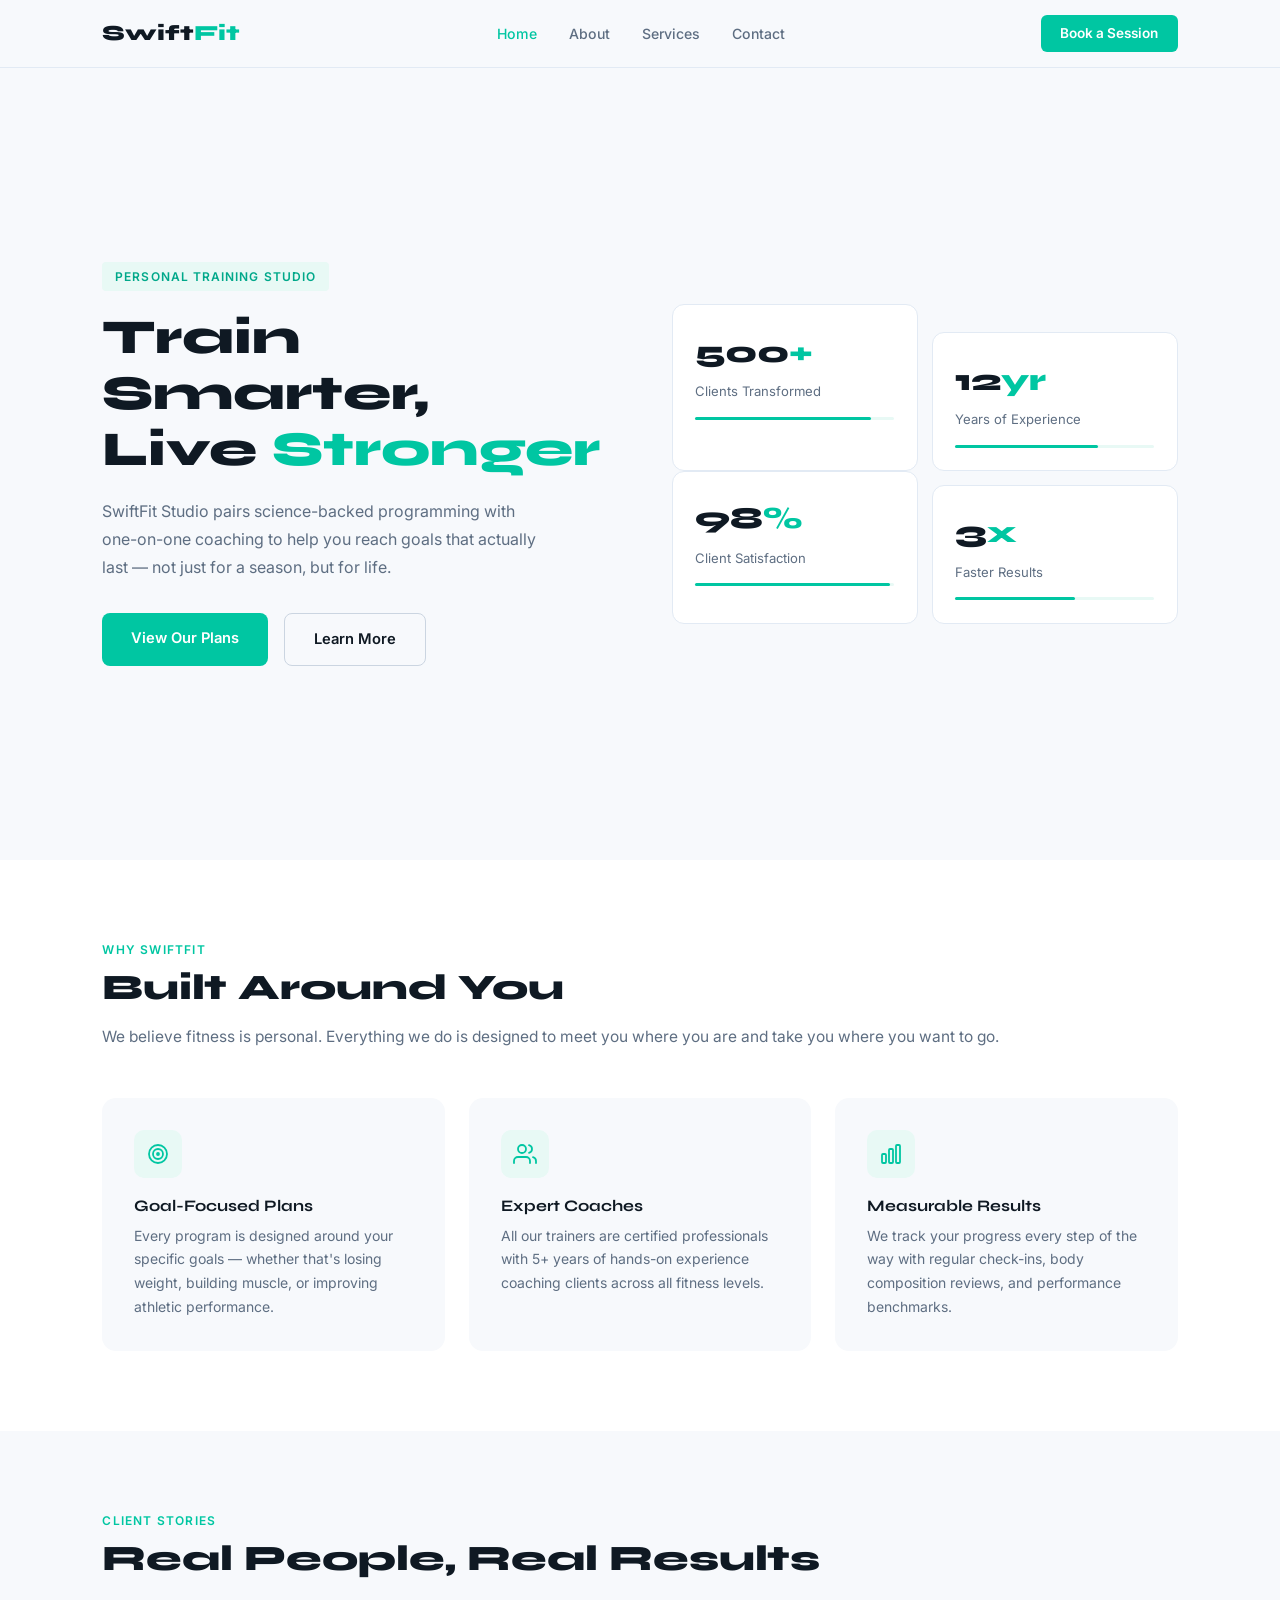
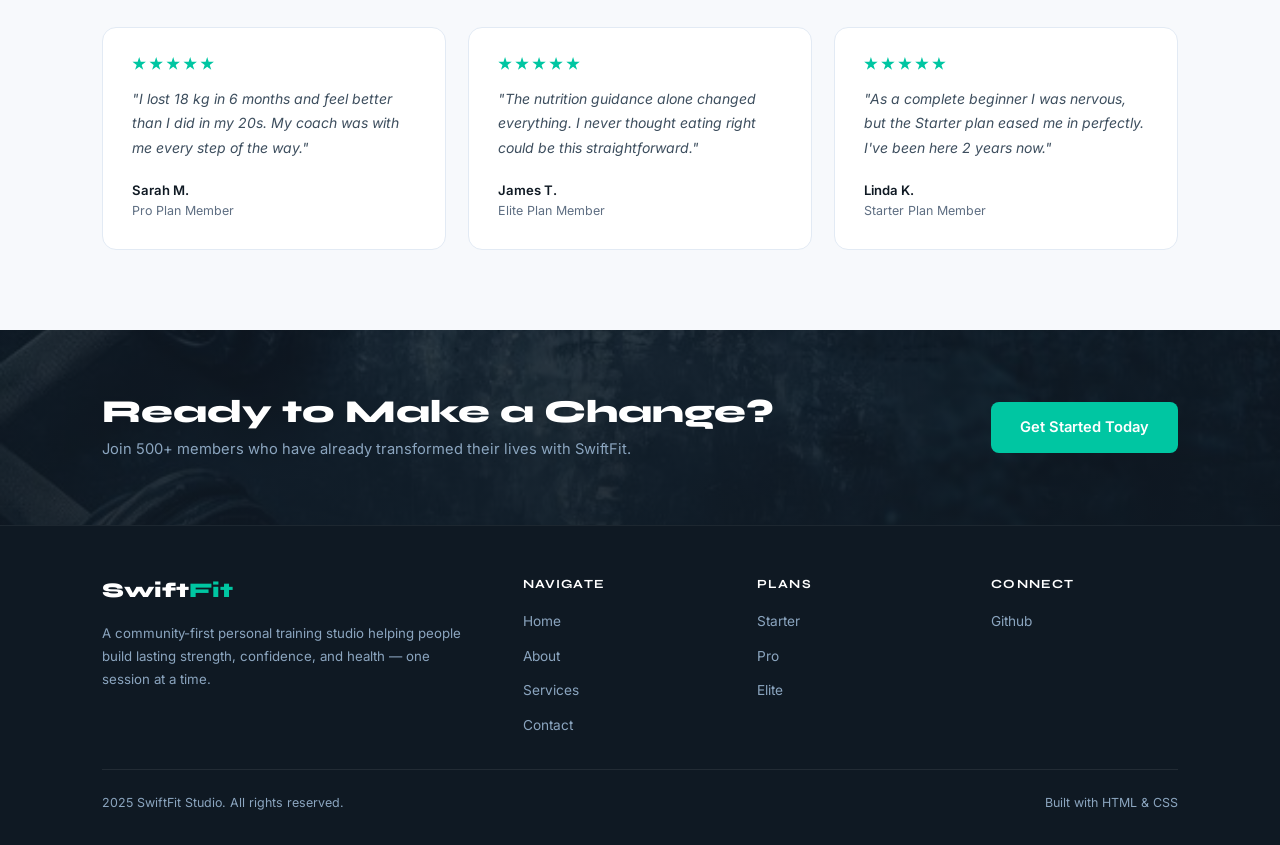
<file: index.html>
<!DOCTYPE html>
<html lang="en">

<head>
  <meta charset="UTF-8">
  <meta name="viewport" content="width=device-width, initial-scale=1.0">
  <title>SwiftFit Studio — Home</title>
  <link
    href="https://fonts.googleapis.com/css2?family=Syne:wght@400;600;700;800&family=Inter:wght@400;500;600&display=swap"
    rel="stylesheet">
  <link rel="stylesheet" href="Style/index.css">
</head>

<body>

  <nav>
    <a href="index.html" class="nav-logo">Swift<span>Fit</span></a>
    <ul class="nav-links">
      <li><a href="index.html" class="active">Home</a></li>
      <li><a href="page/about.html">About</a></li>
      <li><a href="page/services.html">Services</a></li>
      <li><a href="page/contact.html">Contact</a></li>
    </ul>
    <a href="page/contact.html" class="nav-cta">Book a Session</a>
    <button class="hamburger" onclick="toggleMenu()"><span></span><span></span><span></span></button>
  </nav>

  <div class="hero">
    <div>
      <div class="hero-eyebrow">Personal Training Studio</div>
      <h1 class="hero-title">Train Smarter,<br>Live <em>Stronger</em></h1>
      <p class="hero-sub">SwiftFit Studio pairs science-backed programming with one-on-one coaching to help you reach
        goals that actually last — not just for a season, but for life.</p>
      <div class="hero-btns">
        <a href="page/services.html" class="btn-primary">View Our Plans</a>
        <a href="page/about.html" class="btn-outline">Learn More</a>
      </div>
    </div>
    <div class="hero-visual">
      <div class="stat-card">
        <div class="stat-num">500<span>+</span></div>
        <div class="stat-label">Clients Transformed</div>
        <div class="stat-bar">
          <div class="stat-fill" style="width:88%"></div>
        </div>
      </div>
      <div class="stat-card">
        <div class="stat-num">12<span>yr</span></div>
        <div class="stat-label">Years of Experience</div>
        <div class="stat-bar">
          <div class="stat-fill" style="width:72%"></div>
        </div>
      </div>
      <div class="stat-card">
        <div class="stat-num">98<span>%</span></div>
        <div class="stat-label">Client Satisfaction</div>
        <div class="stat-bar">
          <div class="stat-fill" style="width:98%"></div>
        </div>
      </div>
      <div class="stat-card">
        <div class="stat-num">3<span>x</span></div>
        <div class="stat-label">Faster Results</div>
        <div class="stat-bar">
          <div class="stat-fill" style="width:60%"></div>
        </div>
      </div>
    </div>
  </div>

  <section class="why">
    <div class="section-label">Why SwiftFit</div>
    <h2 class="section-title">Built Around You</h2>
    <p class="section-sub">We believe fitness is personal. Everything we do is designed to meet you where you are and
      take you where you want to go.</p>
    <div class="why-grid">
      <div class="why-card">
        <div class="why-icon">
          <svg viewBox="0 0 24 24">
            <circle cx="12" cy="12" r="9" />
            <circle cx="12" cy="12" r="5" />
            <circle cx="12" cy="12" r="1" />
          </svg>
        </div>
        <h3>Goal-Focused Plans</h3>
        <p>Every program is designed around your specific goals — whether that's losing weight, building muscle, or
          improving athletic performance.</p>
      </div>
      <div class="why-card">
        <div class="why-icon">
          <svg viewBox="0 0 24 24">
            <path d="M17 21v-2a4 4 0 0 0-4-4H5a4 4 0 0 0-4 4v2" />
            <circle cx="9" cy="7" r="4" />
            <path d="M23 21v-2a4 4 0 0 0-3-3.87" />
            <path d="M16 3.13a4 4 0 0 1 0 7.75" />
          </svg>
        </div>
        <h3>Expert Coaches</h3>
        <p>All our trainers are certified professionals with 5+ years of hands-on experience coaching clients across all
          fitness levels.</p>
      </div>
      <div class="why-card">
        <div class="why-icon">
          <svg viewBox="0 0 24 24">
            <rect x="3" y="12" width="4" height="9" rx="1" />
            <rect x="10" y="7" width="4" height="14" rx="1" />
            <rect x="17" y="3" width="4" height="18" rx="1" />
          </svg>
        </div>
        <h3>Measurable Results</h3>
        <p>We track your progress every step of the way with regular check-ins, body composition reviews, and
          performance benchmarks.</p>
      </div>
    </div>
  </section>

  <section class="testimonials">
    <div class="section-label">Client Stories</div>
    <h2 class="section-title">Real People, Real Results</h2>
    <div class="testi-grid">
      <div class="testi-card">
        <div class="testi-stars">
          <div class="star"></div>
          <div class="star"></div>
          <div class="star"></div>
          <div class="star"></div>
          <div class="star"></div>
        </div>
        <p class="testi-text">"I lost 18 kg in 6 months and feel better than I did in my 20s. My coach was with me every
          step of the way."</p>
        <div class="testi-author">Sarah M.</div>
        <div class="testi-role">Pro Plan Member</div>
      </div>
      <div class="testi-card">
        <div class="testi-stars">
          <div class="star"></div>
          <div class="star"></div>
          <div class="star"></div>
          <div class="star"></div>
          <div class="star"></div>
        </div>
        <p class="testi-text">"The nutrition guidance alone changed everything. I never thought eating right could be
          this straightforward."</p>
        <div class="testi-author">James T.</div>
        <div class="testi-role">Elite Plan Member</div>
      </div>
      <div class="testi-card">
        <div class="testi-stars">
          <div class="star"></div>
          <div class="star"></div>
          <div class="star"></div>
          <div class="star"></div>
          <div class="star"></div>
        </div>
        <p class="testi-text">"As a complete beginner I was nervous, but the Starter plan eased me in perfectly. I've
          been here 2 years now."</p>
        <div class="testi-author">Linda K.</div>
        <div class="testi-role">Starter Plan Member</div>
      </div>
    </div>
  </section>

  <div class="cta-banner">
    <div>
      <h2>Ready to Make a Change?</h2>
      <p>Join 500+ members who have already transformed their lives with SwiftFit.</p>
    </div>
    <a href="page/contact.html" class="btn-primary">Get Started Today</a>
  </div>

  <footer>
    <div class="footer-grid">
      <div>
        <div class="footer-logo">Swift<span>Fit</span></div>
        <p class="footer-desc">A community-first personal training studio helping people build lasting strength,
          confidence, and health — one session at a time.</p>
      </div>
      <div>
        <div class="footer-heading">Navigate</div>
        <ul class="footer-links">
          <li><a href="index.html">Home</a></li>
          <li><a href="page/about.html">About</a></li>
          <li><a href="page/services.html">Services</a></li>
          <li><a href="page/contact.html">Contact</a></li>
        </ul>
      </div>
      <div>
        <div class="footer-heading">Plans</div>
        <ul class="footer-links">
          <li><a href="page/services.html">Starter</a></li>
          <li><a href="page/services.html">Pro</a></li>
          <li><a href="page/services.html">Elite</a></li>
        </ul>
      </div>
      <div>
        <div class="footer-heading">Connect</div>
        <ul class="footer-links">
          <li><a href="https://sotheara1239989.github.io/Midterm/">Github</a></li>
        </ul>
      </div>
    </div>
    <div class="footer-bottom">
      <span>2025 SwiftFit Studio. All rights reserved.</span>
      <span>Built with HTML &amp; CSS</span>
    </div>
  </footer>

  <script>
    function toggleMenu() {
      var nl = document.querySelector('.nav-links');
      var open = nl.style.display === 'flex';
      nl.style.cssText = open ? 'display:none' : 'display:flex;flex-direction:column;position:absolute;top:68px;left:0;right:0;background:#F7F9FC;padding:1rem 5%;border-bottom:1px solid #E2EAF4;z-index:99;gap:1rem';
    }
  </script>
</body>

</html>
</file>
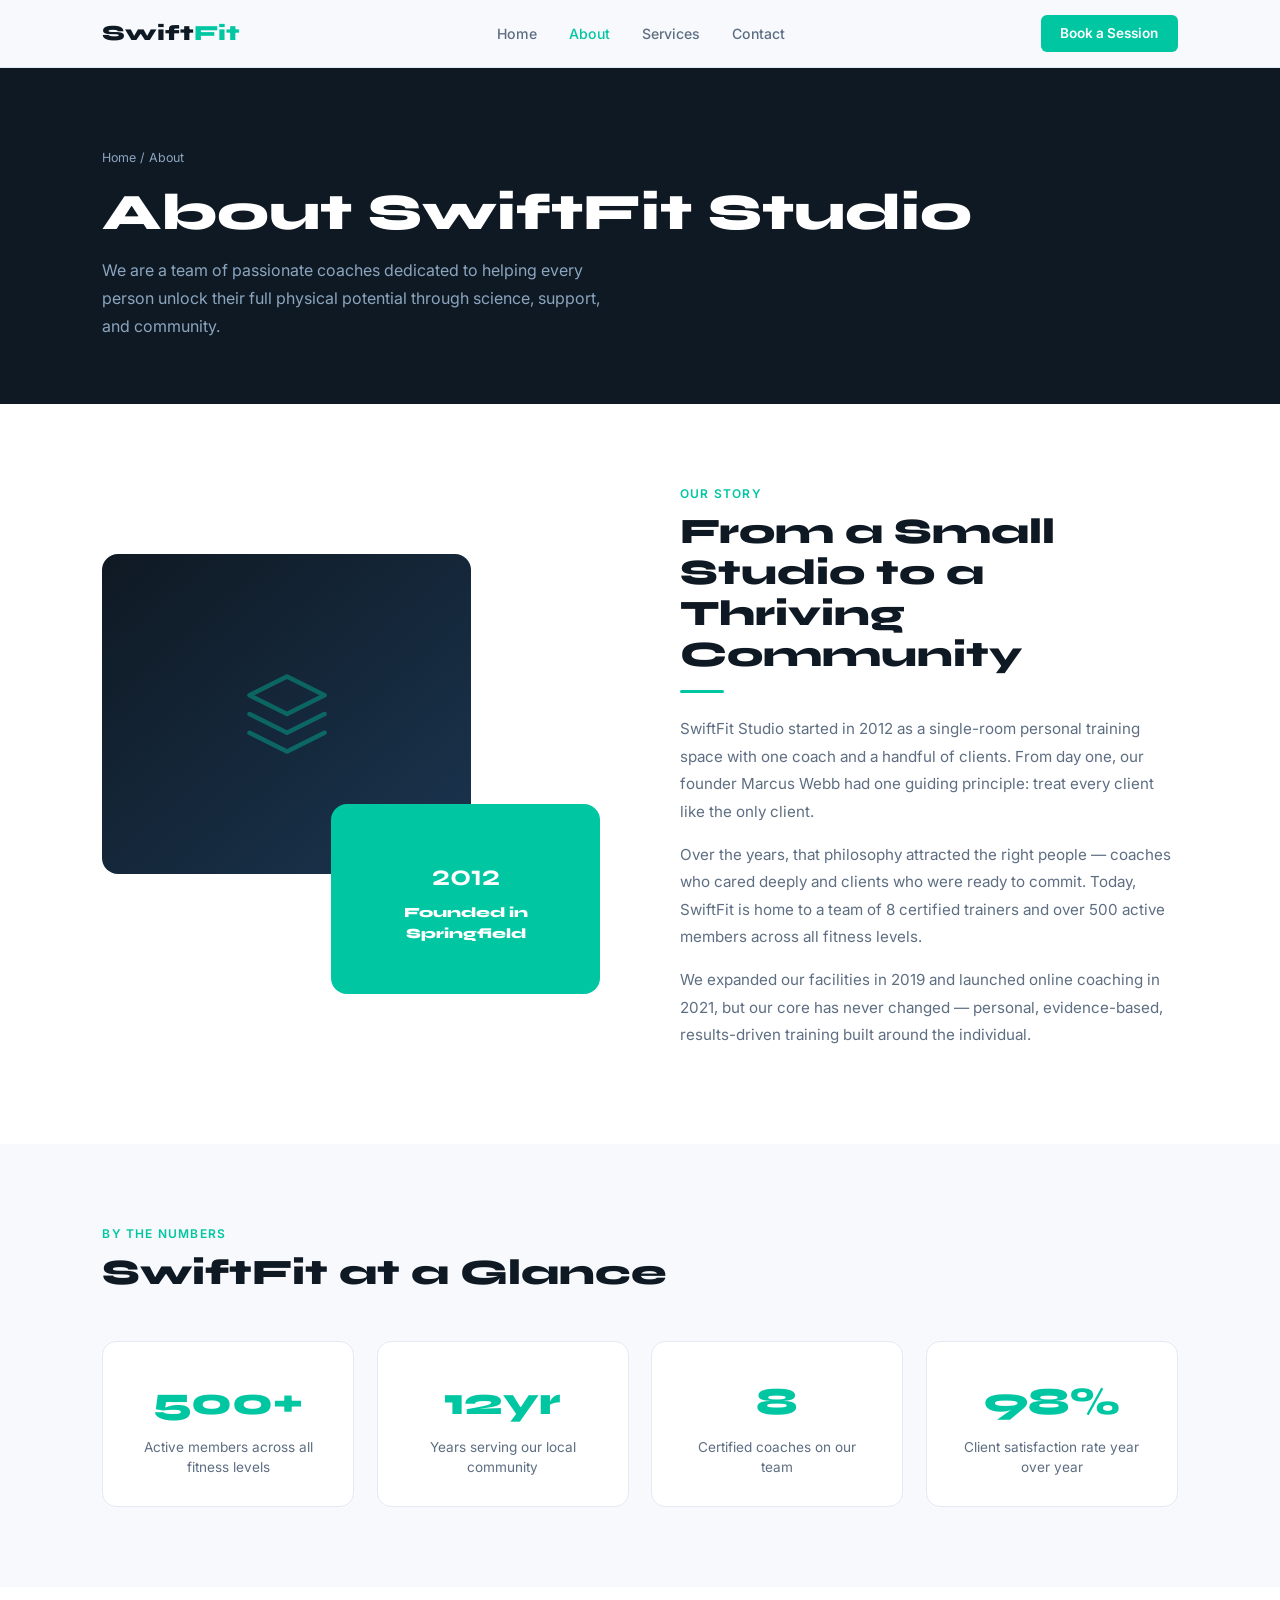
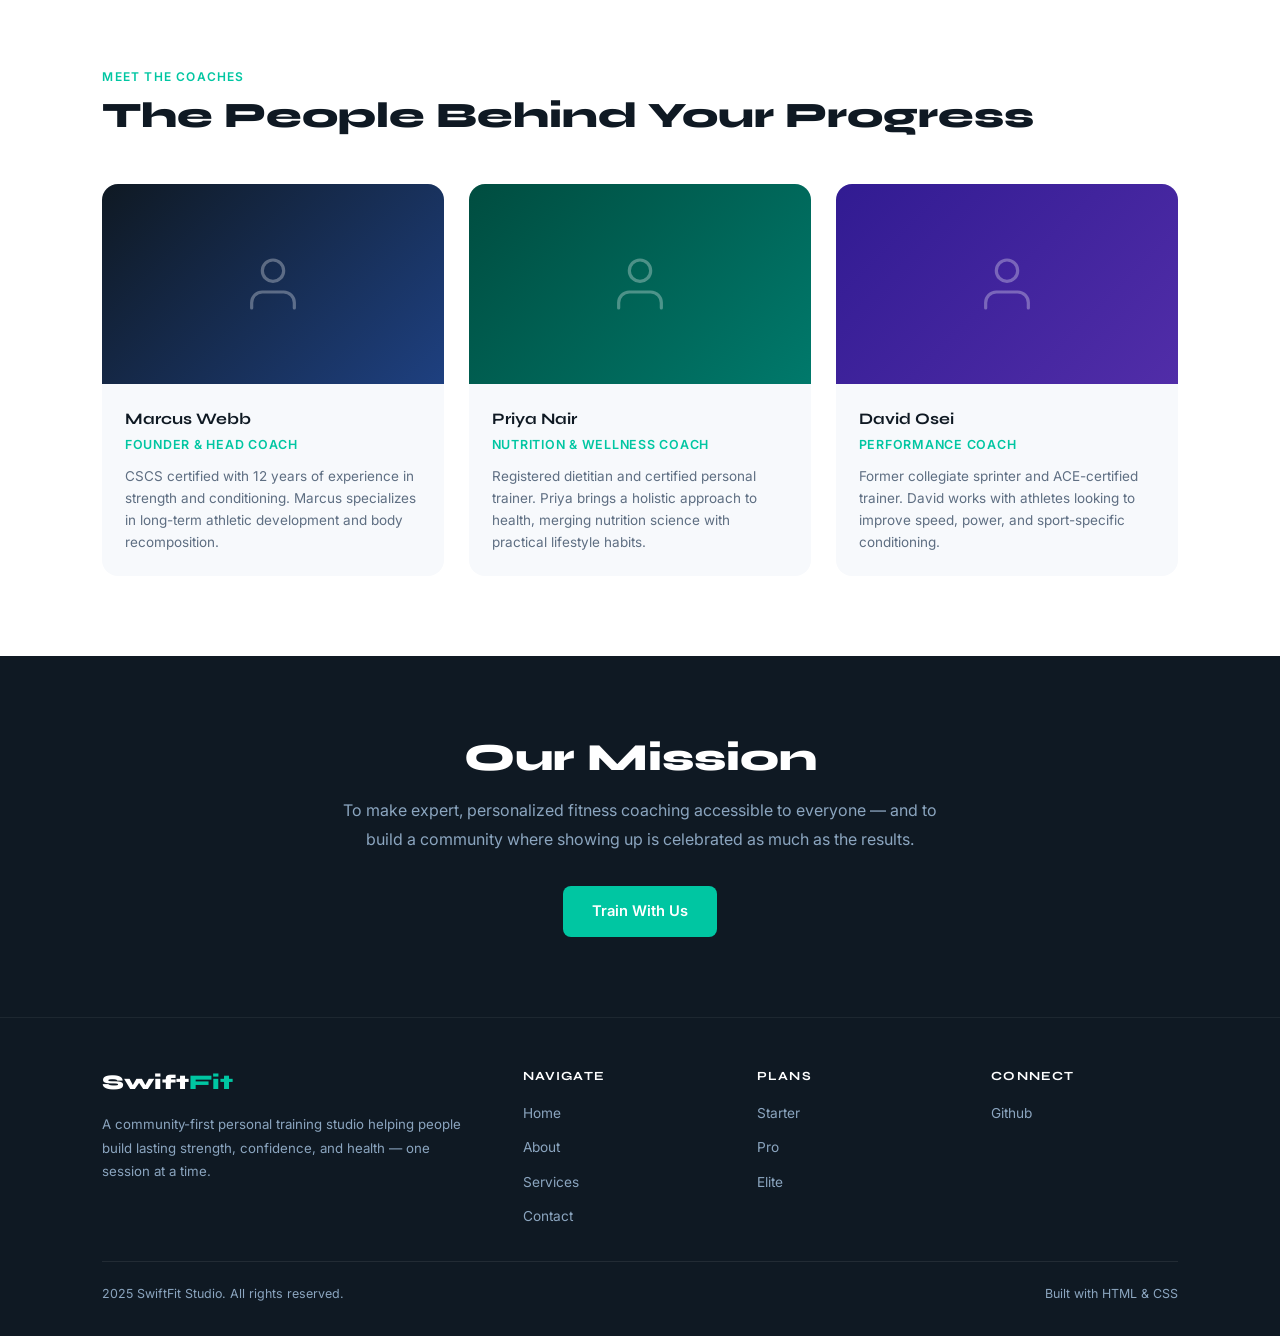
<file: about.html>
<!DOCTYPE html>
<html lang="en">

<head>
  <meta charset="UTF-8">
  <meta name="viewport" content="width=device-width, initial-scale=1.0">
  <title>SwiftFit Studio — About</title>
  <link
    href="https://fonts.googleapis.com/css2?family=Syne:wght@400;600;700;800&family=Inter:wght@400;500;600&display=swap"
    rel="stylesheet">
  <style>
    *,
    *::before,
    *::after {
      margin: 0;
      padding: 0;
      box-sizing: border-box
    }

    html {
      scroll-behavior: smooth
    }

    body {
      font-family: 'Inter', sans-serif;
      background: #F7F9FC;
      color: #0F1923;
      line-height: 1.6
    }

    h1,
    h2,
    h3 {
      font-family: 'Syne', sans-serif;
      font-weight: 700;
      line-height: 1.15
    }

    nav {
      position: sticky;
      top: 0;
      z-index: 100;
      background: rgba(247, 249, 252, 0.96);
      backdrop-filter: blur(8px);
      border-bottom: 1px solid #E2EAF4;
      padding: 0 8%;
      display: flex;
      align-items: center;
      justify-content: space-between;
      height: 68px
    }

    .nav-logo {
      font-family: 'Syne', sans-serif;
      font-weight: 800;
      font-size: 1.35rem;
      color: #0F1923;
      text-decoration: none
    }

    .nav-logo span {
      color: #00C6A2
    }

    .nav-links {
      display: flex;
      gap: 2rem;
      list-style: none
    }

    .nav-links a {
      text-decoration: none;
      color: #5E6E82;
      font-size: 0.88rem;
      font-weight: 500;
      transition: color 0.2s
    }

    .nav-links a:hover,
    .nav-links a.active {
      color: #00C6A2
    }

    .nav-cta {
      background: #00C6A2;
      color: white;
      padding: 0.5rem 1.2rem;
      border-radius: 6px;
      text-decoration: none;
      font-size: 0.85rem;
      font-weight: 600;
      transition: background 0.2s
    }

    .nav-cta:hover {
      background: #00A88A
    }

    .hamburger {
      display: none;
      flex-direction: column;
      gap: 5px;
      cursor: pointer;
      background: none;
      border: none;
      padding: 4px
    }

    .hamburger span {
      display: block;
      width: 22px;
      height: 2px;
      background: #0F1923;
      border-radius: 2px
    }

    /* PAGE HEADER */
    .page-header {
      background: #0F1923;
      padding: 5rem 8% 4rem;
      color: white
    }

    .breadcrumb {
      font-size: 0.78rem;
      color: #8BA5BF;
      margin-bottom: 1rem
    }

    .breadcrumb a {
      color: #8BA5BF;
      text-decoration: none
    }

    .breadcrumb a:hover {
      color: #00C6A2
    }

    .page-header h1 {
      font-size: clamp(2rem, 4vw, 3.2rem);
      font-weight: 800;
      color: white;
      margin-bottom: 0.8rem
    }

    .page-header p {
      color: #8BA5BF;
      font-size: 1rem;
      max-width: 520px;
      line-height: 1.75
    }

    /* STORY */
    .story {
      padding: 5rem 8%;
      background: white
    }

    .story-grid {
      display: grid;
      grid-template-columns: 1fr 1fr;
      gap: 5rem;
      align-items: center
    }

    .section-label {
      font-size: 0.75rem;
      font-weight: 600;
      letter-spacing: 0.1em;
      text-transform: uppercase;
      color: #00C6A2;
      margin-bottom: 0.5rem
    }

    .section-title {
      font-size: clamp(1.7rem, 2.8vw, 2.4rem);
      font-weight: 800;
      color: #0F1923;
      margin-bottom: 0.9rem
    }

    .divider {
      width: 44px;
      height: 3px;
      background: #00C6A2;
      border-radius: 2px;
      margin: 0.8rem 0 1.4rem
    }

    .story-text p {
      font-size: 0.95rem;
      color: #5E6E82;
      line-height: 1.8;
      margin-bottom: 1rem
    }

    .about-img-stack {
      position: relative;
      height: 440px
    }

    .img-main {
      position: absolute;
      width: 74%;
      height: 320px;
      background: linear-gradient(140deg, #0F1923 0%, #1A3550 100%);
      border-radius: 16px;
      top: 0;
      left: 0;
      display: flex;
      align-items: center;
      justify-content: center
    }

    .img-main svg {
      width: 90px;
      height: 90px;
      stroke: #00C6A2;
      fill: none;
      stroke-width: 1.2;
      stroke-linecap: round;
      stroke-linejoin: round;
      opacity: 0.4
    }

    .img-accent {
      position: absolute;
      width: 54%;
      height: 190px;
      background: #00C6A2;
      border-radius: 16px;
      bottom: 0;
      right: 0;
      display: flex;
      flex-direction: column;
      align-items: center;
      justify-content: center;
      color: white;
      font-family: 'Syne', sans-serif;
      font-weight: 800;
      font-size: 0.88rem;
      line-height: 1.5;
      padding: 1.5rem;
      text-align: center
    }

    .img-accent strong {
      font-size: 1.8rem;
      display: block;
      margin-bottom: 0.3rem
    }

    /* VALUES */
    .values {
      padding: 5rem 8%;
      background: #F7F9FC
    }

    .values-grid {
      display: grid;
      grid-template-columns: repeat(4, 1fr);
      gap: 1.4rem;
      margin-top: 3rem
    }

    .value-card {
      background: white;
      border: 1px solid #E2EAF4;
      border-radius: 14px;
      padding: 1.8rem;
      text-align: center
    }

    .value-num {
      font-family: 'Syne', sans-serif;
      font-size: 2.4rem;
      font-weight: 800;
      color: #00C6A2;
      margin-bottom: 0.3rem
    }

    .value-label {
      font-size: 0.85rem;
      color: #5E6E82;
      line-height: 1.5
    }

    /* TEAM */
    .team {
      padding: 5rem 8%;
      background: white
    }

    .team-grid {
      display: grid;
      grid-template-columns: repeat(3, 1fr);
      gap: 1.6rem;
      margin-top: 3rem
    }

    .team-card {
      background: #F7F9FC;
      border-radius: 16px;
      overflow: hidden
    }

    .team-photo {
      height: 200px;
      display: flex;
      align-items: center;
      justify-content: center
    }

    .team-photo.c1 {
      background: linear-gradient(135deg, #0F1923, #1E4080)
    }

    .team-photo.c2 {
      background: linear-gradient(135deg, #004D40, #00796B)
    }

    .team-photo.c3 {
      background: linear-gradient(135deg, #311B92, #512DA8)
    }

    .team-photo svg {
      width: 64px;
      height: 64px;
      stroke: rgba(255, 255, 255, 0.3);
      fill: none;
      stroke-width: 1.2;
      stroke-linecap: round;
      stroke-linejoin: round
    }

    .team-info {
      padding: 1.4rem
    }

    .team-name {
      font-family: 'Syne', sans-serif;
      font-size: 1rem;
      font-weight: 700;
      color: #0F1923;
      margin-bottom: 0.2rem
    }

    .team-role {
      font-size: 0.78rem;
      font-weight: 600;
      color: #00C6A2;
      text-transform: uppercase;
      letter-spacing: 0.06em;
      margin-bottom: 0.6rem
    }

    .team-bio {
      font-size: 0.845rem;
      color: #5E6E82;
      line-height: 1.65
    }

    /* MISSION */
    .mission {
      padding: 5rem 8%;
      background: #0F1923;
      text-align: center
    }

    .mission h2 {
      font-size: clamp(1.8rem, 3vw, 2.6rem);
      font-weight: 800;
      color: white;
      margin-bottom: 1rem
    }

    .mission p {
      font-size: 1rem;
      color: #8BA5BF;
      max-width: 620px;
      margin: 0 auto 2rem;
      line-height: 1.8
    }

    .btn-primary {
      background: #00C6A2;
      color: white;
      padding: 0.85rem 1.8rem;
      border-radius: 8px;
      text-decoration: none;
      font-weight: 600;
      font-size: 0.92rem;
      display: inline-block;
      transition: background 0.2s, transform 0.15s
    }

    .btn-primary:hover {
      background: #00A88A;
      transform: translateY(-1px)
    }

    /* FOOTER */
    footer {
      background: #0F1923;
      color: #8BA5BF;
      padding: 3rem 8% 2rem;
      border-top: 1px solid rgba(255, 255, 255, 0.06)
    }

    .footer-grid {
      display: grid;
      grid-template-columns: 2fr 1fr 1fr 1fr;
      gap: 3rem;
      padding-bottom: 2rem;
      border-bottom: 1px solid rgba(255, 255, 255, 0.08)
    }

    .footer-logo {
      font-family: 'Syne', sans-serif;
      font-size: 1.3rem;
      font-weight: 800;
      color: white;
      margin-bottom: 0.9rem
    }

    .footer-logo span {
      color: #00C6A2
    }

    .footer-desc {
      font-size: 0.83rem;
      line-height: 1.75
    }

    .footer-heading {
      font-family: 'Syne', sans-serif;
      font-size: 0.78rem;
      font-weight: 700;
      color: white;
      text-transform: uppercase;
      letter-spacing: 0.09em;
      margin-bottom: 0.9rem
    }

    .footer-links {
      list-style: none;
      display: grid;
      gap: 0.55rem
    }

    .footer-links a {
      color: #8BA5BF;
      text-decoration: none;
      font-size: 0.855rem;
      transition: color 0.2s
    }

    .footer-links a:hover {
      color: #00C6A2
    }

    .footer-bottom {
      display: flex;
      justify-content: space-between;
      align-items: center;
      padding-top: 1.4rem;
      font-size: 0.78rem
    }

    @media(max-width:900px) {
      .values-grid {
        grid-template-columns: 1fr 1fr
      }

      .team-grid {
        grid-template-columns: 1fr
      }
    }

    @media(max-width:768px) {
      nav {
        padding: 0 5%
      }

      .nav-links,
      .nav-cta {
        display: none
      }

      .hamburger {
        display: flex
      }

      .story-grid {
        grid-template-columns: 1fr;
        gap: 2.5rem
      }

      .page-header,
      .story,
      .values,
      .team,
      .mission {
        padding: 3rem 5%
      }

      .footer-grid {
        grid-template-columns: 1fr 1fr;
        gap: 2rem
      }

      .footer-bottom {
        flex-direction: column;
        gap: 0.4rem;
        text-align: center
      }

      .about-img-stack {
        height: 280px
      }
    }
  </style>
</head>

<body>

  <nav>
    <a href="index.html" class="nav-logo">Swift<span>Fit</span></a>
    <ul class="nav-links">
      <li><a href="index.html">Home</a></li>
      <li><a href="about.html" class="active">About</a></li>
      <li><a href="services.html">Services</a></li>
      <li><a href="contact.html">Contact</a></li>
    </ul>
    <a href="contact.html" class="nav-cta">Book a Session</a>
    <button class="hamburger" onclick="toggleMenu()"><span></span><span></span><span></span></button>
  </nav>

  <div class="page-header">
    <div class="breadcrumb"><a href="index.html">Home</a> / About</div>
    <h1>About SwiftFit Studio</h1>
    <p>We are a team of passionate coaches dedicated to helping every person unlock their full physical potential
      through science, support, and community.</p>
  </div>

  <section class="story">
    <div class="story-grid">
      <div class="about-img-stack">
        <div class="img-main">
          <svg viewBox="0 0 24 24">
            <path d="M12 2L2 7l10 5 10-5-10-5z" />
            <path d="M2 17l10 5 10-5" />
            <path d="M2 12l10 5 10-5" />
          </svg>
        </div>
        <div class="img-accent"><strong>2012</strong>Founded in Springfield</div>
      </div>
      <div class="story-text">
        <div class="section-label">Our Story</div>
        <h2 class="section-title">From a Small Studio to a Thriving Community</h2>
        <div class="divider"></div>
        <p>SwiftFit Studio started in 2012 as a single-room personal training space with one coach and a handful of
          clients. From day one, our founder Marcus Webb had one guiding principle: treat every client like the only
          client.</p>
        <p>Over the years, that philosophy attracted the right people — coaches who cared deeply and clients who were
          ready to commit. Today, SwiftFit is home to a team of 8 certified trainers and over 500 active members across
          all fitness levels.</p>
        <p>We expanded our facilities in 2019 and launched online coaching in 2021, but our core has never changed —
          personal, evidence-based, results-driven training built around the individual.</p>
      </div>
    </div>
  </section>

  <section class="values">
    <div class="section-label">By the Numbers</div>
    <h2 class="section-title">SwiftFit at a Glance</h2>
    <div class="values-grid">
      <div class="value-card">
        <div class="value-num">500+</div>
        <div class="value-label">Active members across all fitness levels</div>
      </div>
      <div class="value-card">
        <div class="value-num">12yr</div>
        <div class="value-label">Years serving our local community</div>
      </div>
      <div class="value-card">
        <div class="value-num">8</div>
        <div class="value-label">Certified coaches on our team</div>
      </div>
      <div class="value-card">
        <div class="value-num">98%</div>
        <div class="value-label">Client satisfaction rate year over year</div>
      </div>
    </div>
  </section>

  <section class="team">
    <div class="section-label">Meet the Coaches</div>
    <h2 class="section-title">The People Behind Your Progress</h2>
    <div class="team-grid">
      <div class="team-card">
        <div class="team-photo c1">
          <svg viewBox="0 0 24 24">
            <path d="M20 21v-2a4 4 0 0 0-4-4H8a4 4 0 0 0-4 4v2" />
            <circle cx="12" cy="7" r="4" />
          </svg>
        </div>
        <div class="team-info">
          <div class="team-name">Marcus Webb</div>
          <div class="team-role">Founder &amp; Head Coach</div>
          <p class="team-bio">CSCS certified with 12 years of experience in strength and conditioning. Marcus
            specializes in long-term athletic development and body recomposition.</p>
        </div>
      </div>
      <div class="team-card">
        <div class="team-photo c2">
          <svg viewBox="0 0 24 24">
            <path d="M20 21v-2a4 4 0 0 0-4-4H8a4 4 0 0 0-4 4v2" />
            <circle cx="12" cy="7" r="4" />
          </svg>
        </div>
        <div class="team-info">
          <div class="team-name">Priya Nair</div>
          <div class="team-role">Nutrition &amp; Wellness Coach</div>
          <p class="team-bio">Registered dietitian and certified personal trainer. Priya brings a holistic approach to
            health, merging nutrition science with practical lifestyle habits.</p>
        </div>
      </div>
      <div class="team-card">
        <div class="team-photo c3">
          <svg viewBox="0 0 24 24">
            <path d="M20 21v-2a4 4 0 0 0-4-4H8a4 4 0 0 0-4 4v2" />
            <circle cx="12" cy="7" r="4" />
          </svg>
        </div>
        <div class="team-info">
          <div class="team-name">David Osei</div>
          <div class="team-role">Performance Coach</div>
          <p class="team-bio">Former collegiate sprinter and ACE-certified trainer. David works with athletes looking to
            improve speed, power, and sport-specific conditioning.</p>
        </div>
      </div>
    </div>
  </section>

  <section class="mission">
    <h2>Our Mission</h2>
    <p>To make expert, personalized fitness coaching accessible to everyone — and to build a community where showing up
      is celebrated as much as the results.</p>
    <a href="contact.html" class="btn-primary">Train With Us</a>
  </section>

  <footer>
    <div class="footer-grid">
      <div>
        <div class="footer-logo">Swift<span>Fit</span></div>
        <p class="footer-desc">A community-first personal training studio helping people build lasting strength,
          confidence, and health — one session at a time.</p>
      </div>
      <div>
        <div class="footer-heading">Navigate</div>
        <ul class="footer-links">
          <li><a href="index.html">Home</a></li>
          <li><a href="about.html">About</a></li>
          <li><a href="services.html">Services</a></li>
          <li><a href="contact.html">Contact</a></li>
        </ul>
      </div>
      <div>
        <div class="footer-heading">Plans</div>
        <ul class="footer-links">
          <li><a href="services.html">Starter</a></li>
          <li><a href="services.html">Pro</a></li>
          <li><a href="services.html">Elite</a></li>
        </ul>
      </div>
      <div>
        <div class="footer-heading">Connect</div>
        <ul class="footer-links">
          <li><a href="https://sotheara1239989.github.io/Midterm/">Github</a></li>
        </ul>
      </div>
    </div>
    <div class="footer-bottom">
      <span>2025 SwiftFit Studio. All rights reserved.</span>
      <span>Built with HTML &amp; CSS</span>
    </div>
  </footer>

  <script>
    function toggleMenu() {
      var nl = document.querySelector('.nav-links');
      var open = nl.style.display === 'flex';
      nl.style.cssText = open ? 'display:none' : 'display:flex;flex-direction:column;position:absolute;top:68px;left:0;right:0;background:#F7F9FC;padding:1rem 5%;border-bottom:1px solid #E2EAF4;z-index:99;gap:1rem';
    }
  </script>
</body>

</html>
</file>
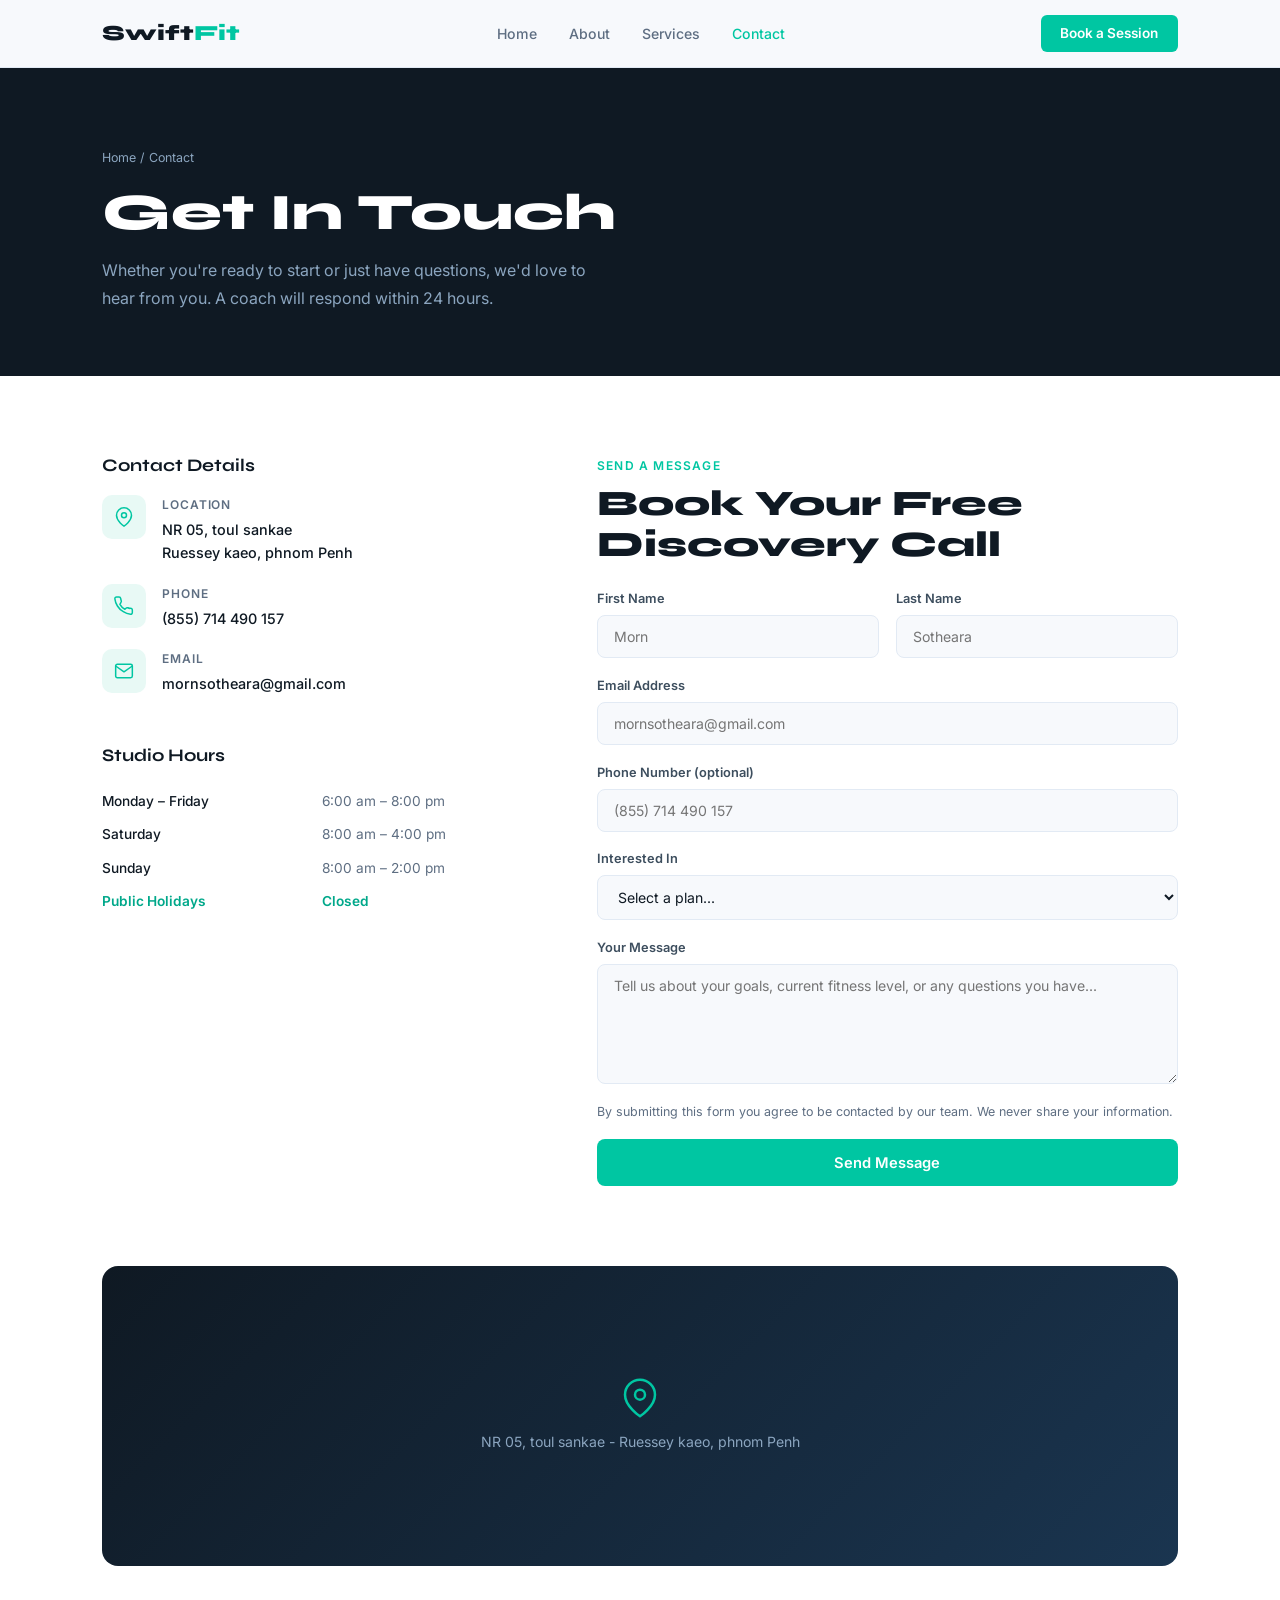
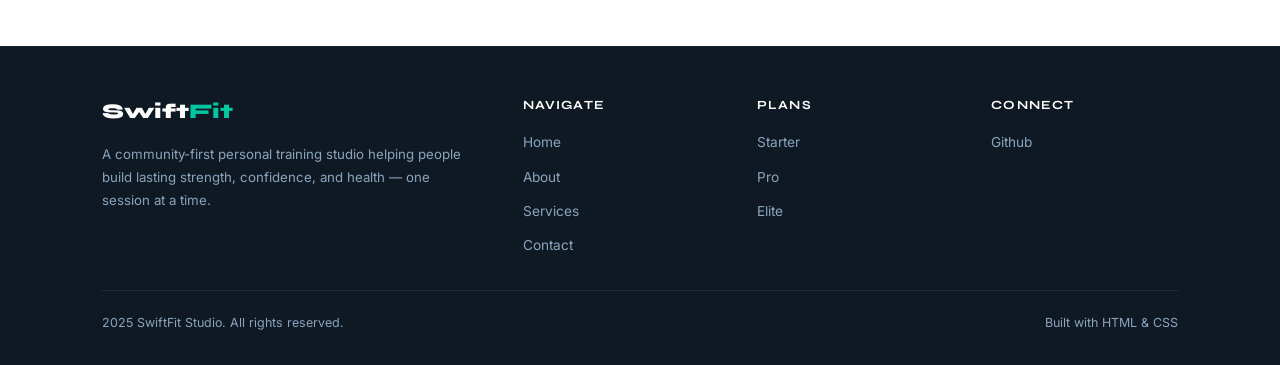
<file: contact.html>
<!DOCTYPE html>
<html lang="en">

<head>
  <meta charset="UTF-8">
  <meta name="viewport" content="width=device-width, initial-scale=1.0">
  <title>SwiftFit Studio — Contact</title>
  <link
    href="https://fonts.googleapis.com/css2?family=Syne:wght@400;600;700;800&family=Inter:wght@400;500;600&display=swap"
    rel="stylesheet">
  <style>
    *,
    *::before,
    *::after {
      margin: 0;
      padding: 0;
      box-sizing: border-box
    }

    html {
      scroll-behavior: smooth
    }

    body {
      font-family: 'Inter', sans-serif;
      background: #F7F9FC;
      color: #0F1923;
      line-height: 1.6
    }

    h1,
    h2,
    h3 {
      font-family: 'Syne', sans-serif;
      font-weight: 700;
      line-height: 1.15
    }

    nav {
      position: sticky;
      top: 0;
      z-index: 100;
      background: rgba(247, 249, 252, 0.96);
      backdrop-filter: blur(8px);
      border-bottom: 1px solid #E2EAF4;
      padding: 0 8%;
      display: flex;
      align-items: center;
      justify-content: space-between;
      height: 68px
    }

    .nav-logo {
      font-family: 'Syne', sans-serif;
      font-weight: 800;
      font-size: 1.35rem;
      color: #0F1923;
      text-decoration: none
    }

    .nav-logo span {
      color: #00C6A2
    }

    .nav-links {
      display: flex;
      gap: 2rem;
      list-style: none
    }

    .nav-links a {
      text-decoration: none;
      color: #5E6E82;
      font-size: 0.88rem;
      font-weight: 500;
      transition: color 0.2s
    }

    .nav-links a:hover,
    .nav-links a.active {
      color: #00C6A2
    }

    .nav-cta {
      background: #00C6A2;
      color: white;
      padding: 0.5rem 1.2rem;
      border-radius: 6px;
      text-decoration: none;
      font-size: 0.85rem;
      font-weight: 600;
      transition: background 0.2s
    }

    .nav-cta:hover {
      background: #00A88A
    }

    .hamburger {
      display: none;
      flex-direction: column;
      gap: 5px;
      cursor: pointer;
      background: none;
      border: none;
      padding: 4px
    }

    .hamburger span {
      display: block;
      width: 22px;
      height: 2px;
      background: #0F1923;
      border-radius: 2px
    }

    .page-header {
      background: #0F1923;
      padding: 5rem 8% 4rem;
      color: white
    }

    .breadcrumb {
      font-size: 0.78rem;
      color: #8BA5BF;
      margin-bottom: 1rem
    }

    .breadcrumb a {
      color: #8BA5BF;
      text-decoration: none
    }

    .breadcrumb a:hover {
      color: #00C6A2
    }

    .page-header h1 {
      font-size: clamp(2rem, 4vw, 3.2rem);
      font-weight: 800;
      color: white;
      margin-bottom: 0.8rem
    }

    .page-header p {
      color: #8BA5BF;
      font-size: 1rem;
      max-width: 520px;
      line-height: 1.75
    }

    .section-label {
      font-size: 0.75rem;
      font-weight: 600;
      letter-spacing: 0.1em;
      text-transform: uppercase;
      color: #00C6A2;
      margin-bottom: 0.5rem
    }

    .section-title {
      font-size: clamp(1.7rem, 2.8vw, 2.4rem);
      font-weight: 800;
      color: #0F1923;
      margin-bottom: 0.9rem
    }

    /* CONTACT MAIN */
    .contact-main {
      padding: 5rem 8%;
      background: white
    }

    .contact-grid {
      display: grid;
      grid-template-columns: 5fr 7fr;
      gap: 5rem
    }

    /* INFO SIDE */
    .contact-info {
      display: grid;
      gap: 2rem;
      align-content: start
    }

    .info-block h3 {
      font-size: 1.1rem;
      font-weight: 700;
      color: #0F1923;
      margin-bottom: 1.2rem
    }

    .contact-item {
      display: flex;
      gap: 1rem;
      align-items: flex-start;
      margin-bottom: 1.2rem
    }

    .ci-icon {
      width: 44px;
      height: 44px;
      background: #E8F9F5;
      border-radius: 10px;
      display: flex;
      align-items: center;
      justify-content: center;
      flex-shrink: 0
    }

    .ci-icon svg {
      width: 20px;
      height: 20px;
      stroke: #00C6A2;
      fill: none;
      stroke-width: 1.8;
      stroke-linecap: round;
      stroke-linejoin: round
    }

    .ci-label {
      font-size: 0.75rem;
      font-weight: 600;
      color: #5E6E82;
      text-transform: uppercase;
      letter-spacing: 0.07em;
      margin-bottom: 0.25rem
    }

    .ci-value {
      font-size: 0.9rem;
      color: #0F1923;
      font-weight: 500;
      line-height: 1.6
    }

    .hours-table {
      width: 100%;
      border-collapse: collapse;
      font-size: 0.855rem;
      margin-top: 0.5rem
    }

    .hours-table td {
      padding: 0.35rem 0;
      color: #5E6E82
    }

    .hours-table td:first-child {
      color: #0F1923;
      font-weight: 500;
      padding-right: 2rem
    }

    .hours-table tr:last-child td {
      color: #00A88A;
      font-weight: 600
    }

    /* FORM SIDE */
    .contact-form {
      display: grid;
      gap: 1.1rem
    }

    .form-row {
      display: grid;
      grid-template-columns: 1fr 1fr;
      gap: 1.1rem
    }

    .form-group {
      display: grid;
      gap: 0.35rem
    }

    .form-group label {
      font-size: 0.8rem;
      font-weight: 600;
      color: #3D4E5E
    }

    .form-group input,
    .form-group textarea,
    .form-group select {
      width: 100%;
      padding: 0.75rem 1rem;
      border: 1.5px solid #E2EAF4;
      border-radius: 8px;
      font-size: 0.88rem;
      font-family: 'Inter', sans-serif;
      color: #0F1923;
      background: #F7F9FC;
      transition: border-color 0.2s, background 0.2s;
      outline: none
    }

    .form-group input:focus,
    .form-group textarea:focus,
    .form-group select:focus {
      border-color: #00C6A2;
      background: white
    }

    .form-group textarea {
      resize: vertical;
      min-height: 120px
    }

    .form-note {
      font-size: 0.78rem;
      color: #5E6E82;
      line-height: 1.6
    }

    .btn-submit {
      background: #00C6A2;
      color: white;
      padding: 0.9rem 2.2rem;
      border: none;
      border-radius: 8px;
      font-size: 0.92rem;
      font-weight: 600;
      font-family: 'Inter', sans-serif;
      cursor: pointer;
      transition: background 0.2s, transform 0.15s
    }

    .btn-submit:hover {
      background: #00A88A;
      transform: translateY(-1px)
    }

    /* SUCCESS STATE */
    .success-msg {
      display: none;
      background: #E8F9F5;
      border: 1px solid #00C6A2;
      border-radius: 10px;
      padding: 1.5rem;
      text-align: center
    }

    .success-msg svg {
      width: 40px;
      height: 40px;
      stroke: #00C6A2;
      fill: none;
      stroke-width: 1.5;
      stroke-linecap: round;
      stroke-linejoin: round;
      margin: 0 auto 0.8rem;
      display: block
    }

    .success-msg h3 {
      font-size: 1rem;
      font-weight: 700;
      color: #0F1923;
      margin-bottom: 0.3rem
    }

    .success-msg p {
      font-size: 0.875rem;
      color: #5E6E82
    }

    /* MAP PLACEHOLDER */
    .map-section {
      padding: 0 8% 5rem;
      background: white
    }

    .map-box {
      height: 300px;
      background: linear-gradient(135deg, #0F1923 0%, #1A3550 100%);
      border-radius: 16px;
      display: flex;
      flex-direction: column;
      align-items: center;
      justify-content: center;
      color: #8BA5BF;
      gap: 0.8rem
    }

    .map-box svg {
      width: 40px;
      height: 40px;
      stroke: #00C6A2;
      fill: none;
      stroke-width: 1.5;
      stroke-linecap: round;
      stroke-linejoin: round
    }

    .map-box p {
      font-size: 0.88rem
    }

    /* SOCIAL */
    .social-section {
      padding: 4rem 8%;
      background: #F7F9FC;
      text-align: center
    }

    .social-section h2 {
      font-size: 1.6rem;
      font-weight: 800;
      color: #0F1923;
      margin-bottom: 0.5rem
    }

    .social-section p {
      font-size: 0.9rem;
      color: #5E6E82;
      margin-bottom: 2rem
    }

    .social-links {
      display: flex;
      gap: 1rem;
      justify-content: center;
      flex-wrap: wrap
    }

    .social-btn {
      display: flex;
      align-items: center;
      gap: 0.6rem;
      border: 1.5px solid #E2EAF4;
      border-radius: 8px;
      padding: 0.65rem 1.3rem;
      text-decoration: none;
      color: #0F1923;
      font-size: 0.855rem;
      font-weight: 600;
      background: white;
      transition: 0.2s
    }

    .social-btn:hover {
      border-color: #00C6A2;
      color: #00C6A2
    }

    .social-btn svg {
      width: 18px;
      height: 18px;
      stroke: currentColor;
      fill: none;
      stroke-width: 1.8;
      stroke-linecap: round;
      stroke-linejoin: round
    }

    footer {
      background: #0F1923;
      color: #8BA5BF;
      padding: 3rem 8% 2rem;
      border-top: 1px solid rgba(255, 255, 255, 0.06)
    }

    .footer-grid {
      display: grid;
      grid-template-columns: 2fr 1fr 1fr 1fr;
      gap: 3rem;
      padding-bottom: 2rem;
      border-bottom: 1px solid rgba(255, 255, 255, 0.08)
    }

    .footer-logo {
      font-family: 'Syne', sans-serif;
      font-size: 1.3rem;
      font-weight: 800;
      color: white;
      margin-bottom: 0.9rem
    }

    .footer-logo span {
      color: #00C6A2
    }

    .footer-desc {
      font-size: 0.83rem;
      line-height: 1.75
    }

    .footer-heading {
      font-family: 'Syne', sans-serif;
      font-size: 0.78rem;
      font-weight: 700;
      color: white;
      text-transform: uppercase;
      letter-spacing: 0.09em;
      margin-bottom: 0.9rem
    }

    .footer-links {
      list-style: none;
      display: grid;
      gap: 0.55rem
    }

    .footer-links a {
      color: #8BA5BF;
      text-decoration: none;
      font-size: 0.855rem;
      transition: color 0.2s
    }

    .footer-links a:hover {
      color: #00C6A2
    }

    .footer-bottom {
      display: flex;
      justify-content: space-between;
      align-items: center;
      padding-top: 1.4rem;
      font-size: 0.78rem
    }

    @media(max-width:768px) {
      nav {
        padding: 0 5%
      }

      .nav-links,
      .nav-cta {
        display: none
      }

      .hamburger {
        display: flex
      }

      .contact-main {
        padding: 3rem 5%
      }

      .contact-grid {
        grid-template-columns: 1fr;
        gap: 3rem
      }

      .map-section {
        padding: 0 5% 3rem
      }

      .social-section {
        padding: 3rem 5%
      }

      .page-header {
        padding: 3rem 5%
      }

      .form-row {
        grid-template-columns: 1fr
      }

      .footer-grid {
        grid-template-columns: 1fr 1fr;
        gap: 2rem
      }

      .footer-bottom {
        flex-direction: column;
        gap: 0.4rem;
        text-align: center
      }
    }
  </style>
</head>

<body>

  <nav>
    <a href="index.html" class="nav-logo">Swift<span>Fit</span></a>
    <ul class="nav-links">
      <li><a href="index.html">Home</a></li>
      <li><a href="about.html">About</a></li>
      <li><a href="services.html">Services</a></li>
      <li><a href="contact.html" class="active">Contact</a></li>
    </ul>
    <a href="contact.html" class="nav-cta">Book a Session</a>
    <button class="hamburger" onclick="toggleMenu()"><span></span><span></span><span></span></button>
  </nav>

  <div class="page-header">
    <div class="breadcrumb"><a href="index.html">Home</a> / Contact</div>
    <h1>Get In Touch</h1>
    <p>Whether you're ready to start or just have questions, we'd love to hear from you. A coach will respond within 24
      hours.</p>
  </div>

  <section class="contact-main">
    <div class="contact-grid">

      <div class="contact-info">
        <div class="info-block">
          <h3>Contact Details</h3>
          <div class="contact-item">
            <div class="ci-icon">
              <svg viewBox="0 0 24 24">
                <path d="M21 10c0 7-9 13-9 13S3 17 3 10a9 9 0 0 1 18 0z" />
                <circle cx="12" cy="10" r="3" />
              </svg>
            </div>
            <div>
              <div class="ci-label">Location</div>
              <div class="ci-value">NR 05, toul sankae<br>Ruessey kaeo, phnom Penh</div>
            </div>
          </div>
          <div class="contact-item">
            <div class="ci-icon">
              <svg viewBox="0 0 24 24">
                <path
                  d="M22 16.92v3a2 2 0 0 1-2.18 2 19.79 19.79 0 0 1-8.63-3.07A19.5 19.5 0 0 1 4.12 12 19.79 19.79 0 0 1 1.05 3.4 2 2 0 0 1 3 1.21h3a2 2 0 0 1 2 1.72c.127.96.361 1.903.7 2.81a2 2 0 0 1-.45 2.11L7.09 9.91a16 16 0 0 0 6 6l1.27-1.27a2 2 0 0 1 2.11-.45c.907.339 1.85.573 2.81.7A2 2 0 0 1 22 16.92z" />
              </svg>
            </div>
            <div>
              <div class="ci-label">Phone</div>
              <div class="ci-value">(855) 714 490 157</div>
            </div>
          </div>
          <div class="contact-item">
            <div class="ci-icon">
              <svg viewBox="0 0 24 24">
                <path d="M4 4h16c1.1 0 2 .9 2 2v12c0 1.1-.9 2-2 2H4c-1.1 0-2-.9-2-2V6c0-1.1.9-2 2-2z" />
                <polyline points="22,6 12,13 2,6" />
              </svg>
            </div>
            <div>
              <div class="ci-label">Email</div>
              <div class="ci-value">mornsotheara@gmail.com</div>
            </div>
          </div>
        </div>

        <div class="info-block">
          <h3>Studio Hours</h3>
          <table class="hours-table">
            <tr>
              <td>Monday – Friday</td>
              <td>6:00 am – 8:00 pm</td>
            </tr>
            <tr>
              <td>Saturday</td>
              <td>8:00 am – 4:00 pm</td>
            </tr>
            <tr>
              <td>Sunday</td>
              <td>8:00 am – 2:00 pm</td>
            </tr>
            <tr>
              <td>Public Holidays</td>
              <td>Closed</td>
            </tr>
          </table>
        </div>
      </div>

      <div>
        <div class="section-label">Send a Message</div>
        <h2 class="section-title" style="margin-bottom:1.5rem">Book Your Free Discovery Call</h2>
        <form class="contact-form" id="contactForm" onsubmit="handleSubmit(event)">
          <div class="form-row">
            <div class="form-group">
              <label for="fname">First Name</label>
              <input id="fname" type="text" placeholder="Morn" required>
            </div>
            <div class="form-group">
              <label for="lname">Last Name</label>
              <input id="lname" type="text" placeholder="Sotheara" required>
            </div>
          </div>
          <div class="form-group">
            <label for="email">Email Address</label>
            <input id="email" type="email" placeholder="mornsotheara@gmail.com" required>
          </div>
          <div class="form-group">
            <label for="phone">Phone Number (optional)</label>
            <input id="phone" type="tel" placeholder="(855) 714 490 157">
          </div>
          <div class="form-group">
            <label for="plan">Interested In</label>
            <select id="plan">
              <option value="">Select a plan...</option>
              <option>Starter Plan — $89/mo</option>
              <option>Pro Plan — $159/mo</option>
              <option>Elite Plan — $249/mo</option>
              <option>Online Coaching</option>
              <option>Just want to chat</option>
            </select>
          </div>
          <div class="form-group">
            <label for="msg">Your Message</label>
            <textarea id="msg"
              placeholder="Tell us about your goals, current fitness level, or any questions you have..."></textarea>
          </div>
          <p class="form-note">By submitting this form you agree to be contacted by our team. We never share your
            information.</p>
          <button type="submit" class="btn-submit">Send Message</button>
        </form>
        <div class="success-msg" id="successMsg">
          <svg viewBox="0 0 24 24">
            <path d="M22 11.08V12a10 10 0 1 1-5.93-9.14" />
            <polyline points="22 4 12 14.01 9 11.01" />
          </svg>
          <h3>Message Sent!</h3>
          <p>Thank you for reaching out. A coach will be in touch within 24 hours.</p>
        </div>
      </div>

    </div>
  </section>

  <div class="map-section">
    <div class="map-box">
      <svg viewBox="0 0 24 24">
        <path d="M21 10c0 7-9 13-9 13S3 17 3 10a9 9 0 0 1 18 0z" />
        <circle cx="12" cy="10" r="3" />
      </svg>
      <p>NR 05, toul sankae - Ruessey kaeo, phnom Penh</p>
    </div>
  </div>

  <footer>
    <div class="footer-grid">
      <div>
        <div class="footer-logo">Swift<span>Fit</span></div>
        <p class="footer-desc">A community-first personal training studio helping people build lasting strength,
          confidence, and health — one session at a time.</p>
      </div>
      <div>
        <div class="footer-heading">Navigate</div>
        <ul class="footer-links">
          <li><a href="index.html">Home</a></li>
          <li><a href="about.html">About</a></li>
          <li><a href="services.html">Services</a></li>
          <li><a href="contact.html">Contact</a></li>
        </ul>
      </div>
      <div>
        <div class="footer-heading">Plans</div>
        <ul class="footer-links">
          <li><a href="services.html">Starter</a></li>
          <li><a href="services.html">Pro</a></li>
          <li><a href="services.html">Elite</a></li>
        </ul>
      </div>
      <div>
        <div class="footer-heading">Connect</div>
        <ul class="footer-links">
          <li><a href="https://sotheara1239989.github.io/Midterm/">Github</a></li>
        </ul>
      </div>
    </div>
    <div class="footer-bottom">
      <span>2025 SwiftFit Studio. All rights reserved.</span>
      <span>Built with HTML &amp; CSS</span>
    </div>
  </footer>

  <script>
    function toggleMenu() {
      var nl = document.querySelector('.nav-links');
      var open = nl.style.display === 'flex';
      nl.style.cssText = open ? 'display:none' : 'display:flex;flex-direction:column;position:absolute;top:68px;left:0;right:0;background:#F7F9FC;padding:1rem 5%;border-bottom:1px solid #E2EAF4;z-index:99;gap:1rem';
    }
    function handleSubmit(e) {
      e.preventDefault();
      document.getElementById('contactForm').style.display = 'none';
      document.getElementById('successMsg').style.display = 'block';
    }
  </script>
</body>

</html>
</file>
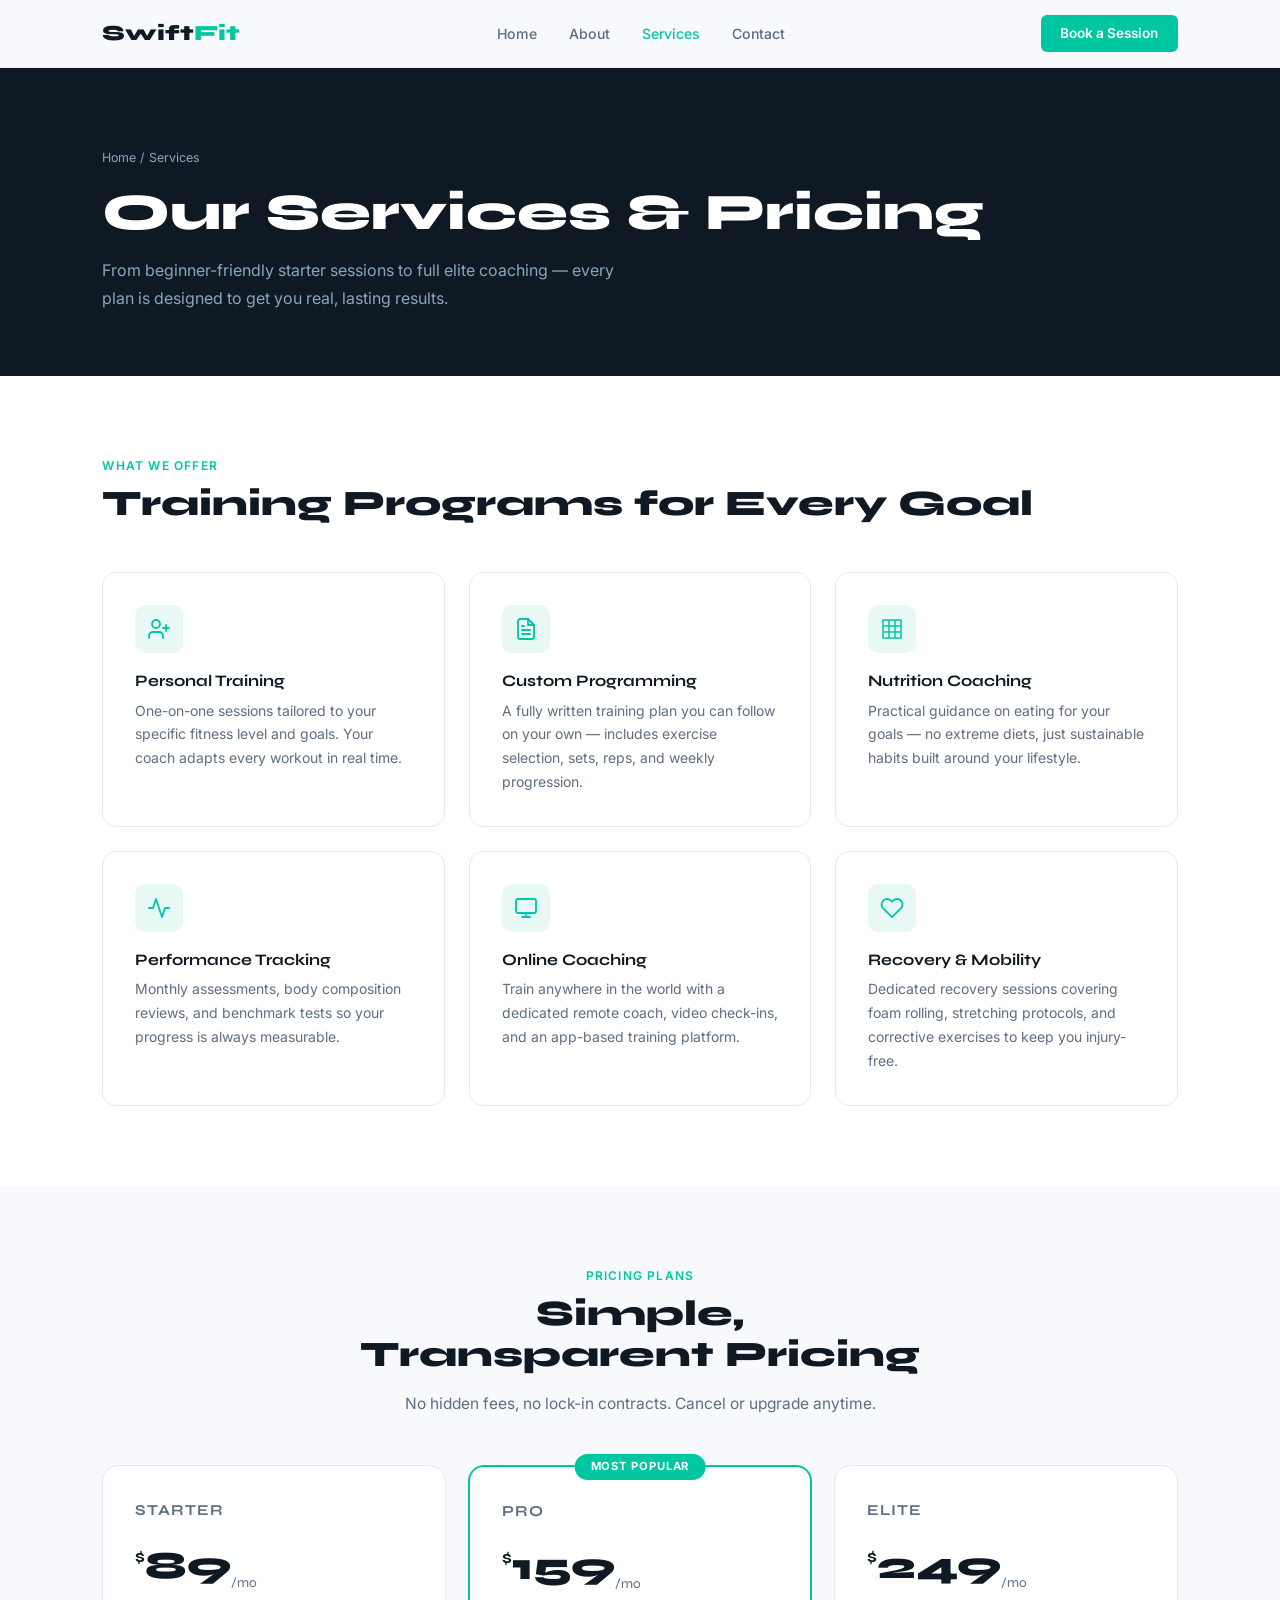
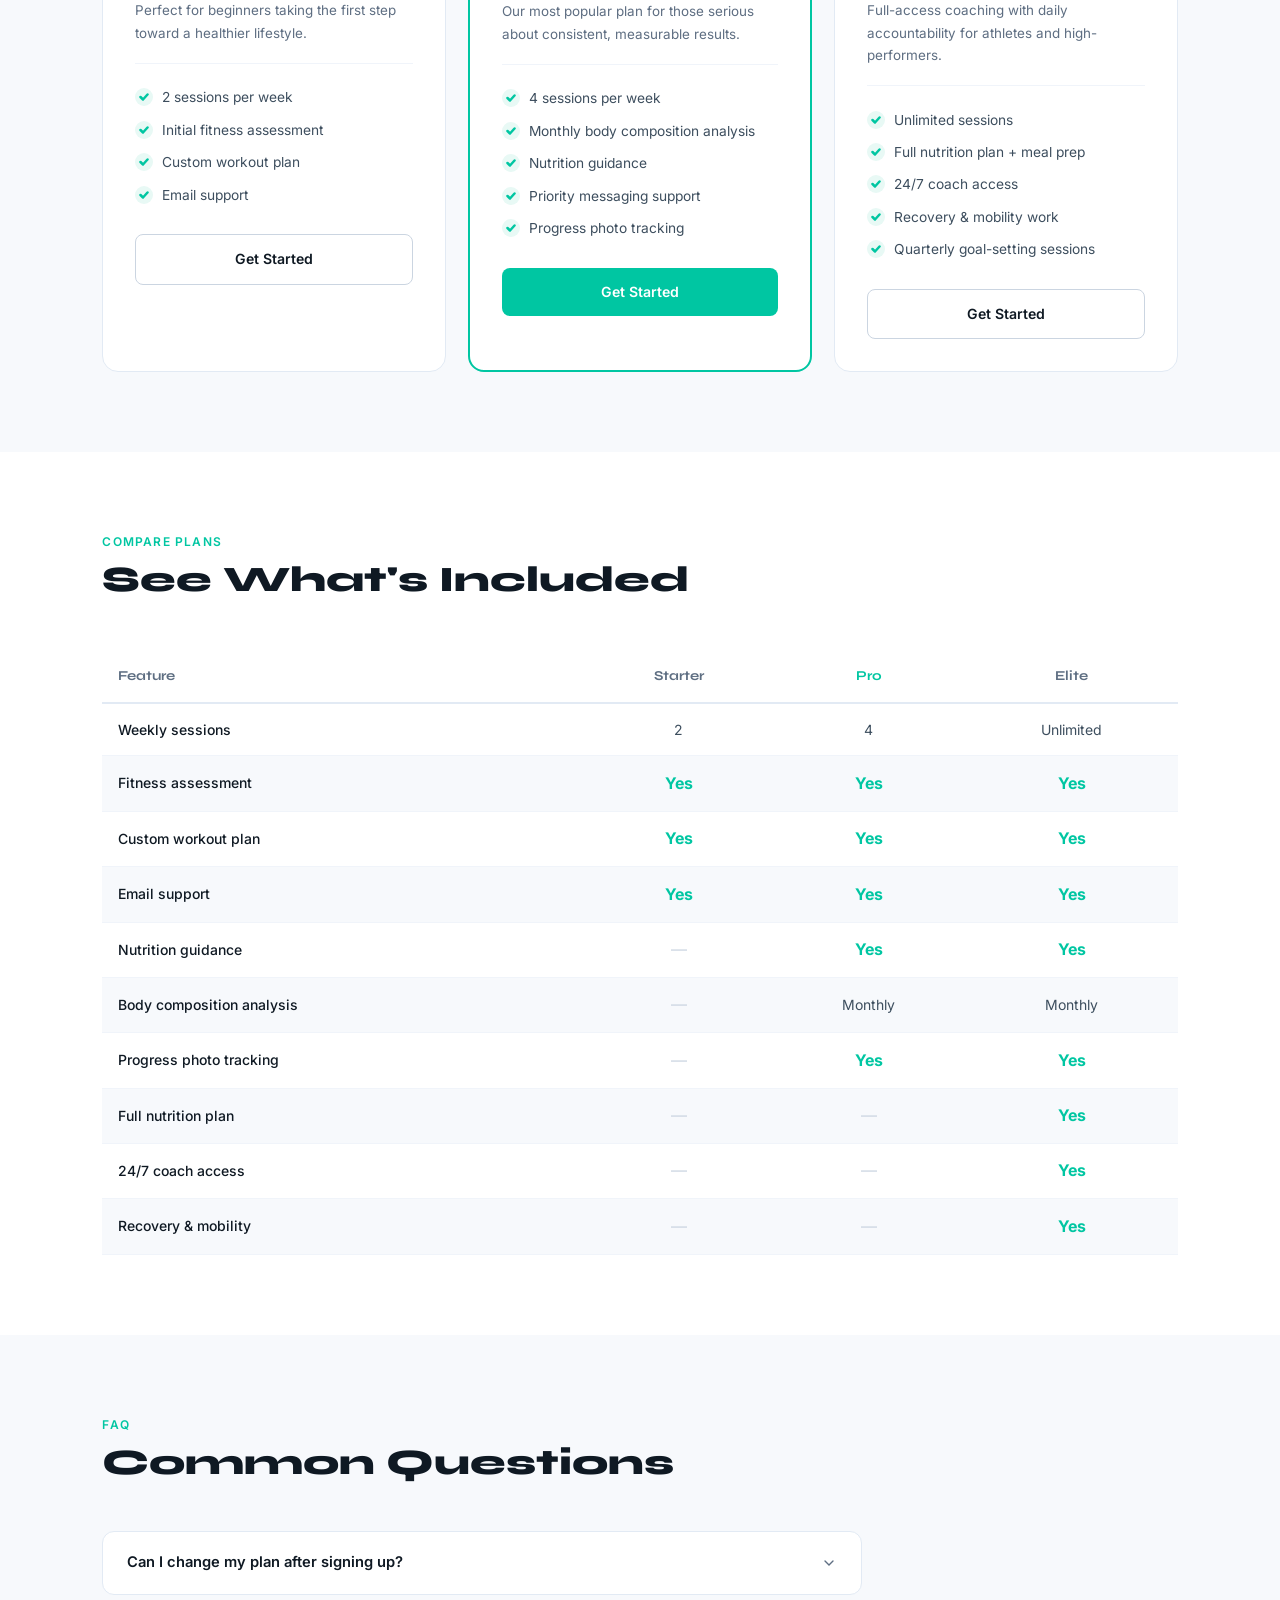
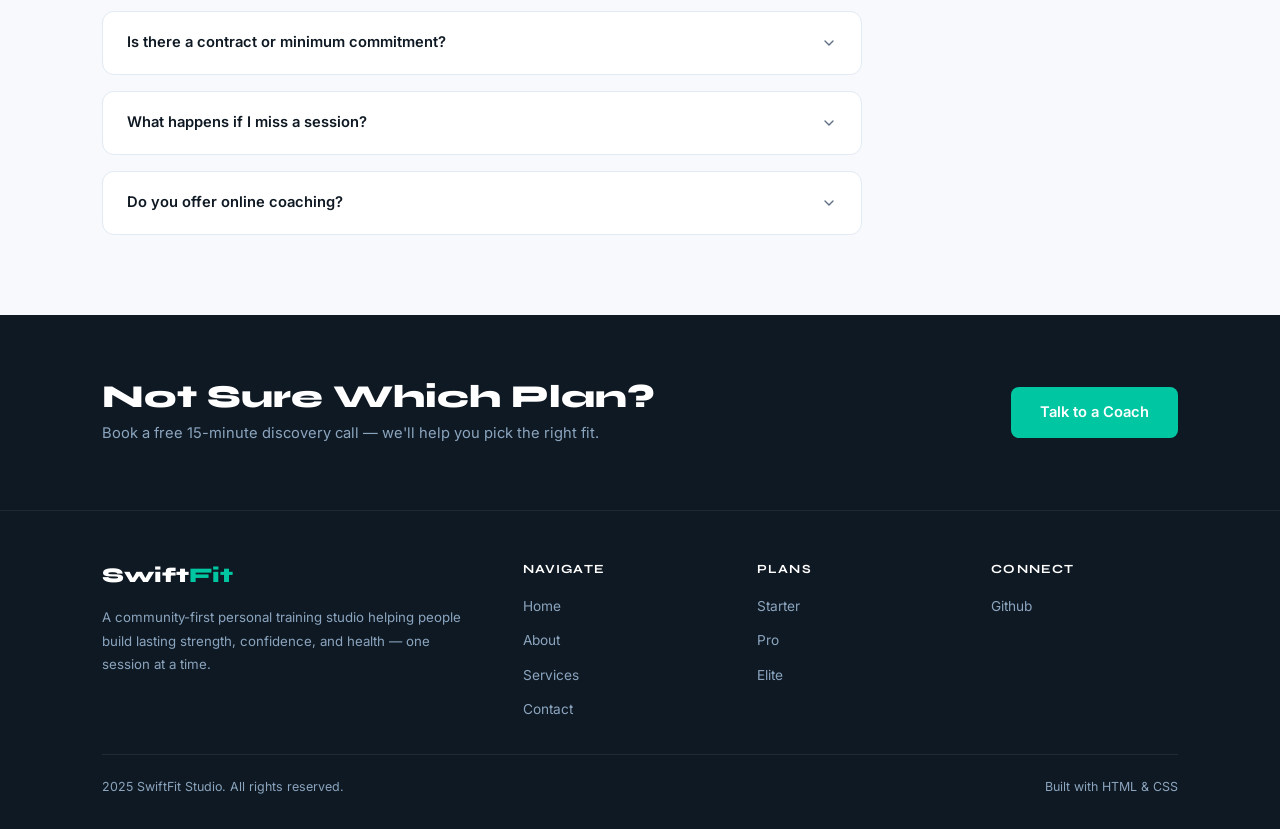
<file: services.html>
<!DOCTYPE html>
<html lang="en">

<head>
  <meta charset="UTF-8">
  <meta name="viewport" content="width=device-width, initial-scale=1.0">
  <title>SwiftFit Studio — Services</title>
  <link
    href="https://fonts.googleapis.com/css2?family=Syne:wght@400;600;700;800&family=Inter:wght@400;500;600&display=swap"
    rel="stylesheet">
  <style>
    *,
    *::before,
    *::after {
      margin: 0;
      padding: 0;
      box-sizing: border-box
    }

    html {
      scroll-behavior: smooth
    }

    body {
      font-family: 'Inter', sans-serif;
      background: #F7F9FC;
      color: #0F1923;
      line-height: 1.6
    }

    h1,
    h2,
    h3 {
      font-family: 'Syne', sans-serif;
      font-weight: 700;
      line-height: 1.15
    }

    nav {
      position: sticky;
      top: 0;
      z-index: 100;
      background: rgba(247, 249, 252, 0.96);
      backdrop-filter: blur(8px);
      border-bottom: 1px solid #E2EAF4;
      padding: 0 8%;
      display: flex;
      align-items: center;
      justify-content: space-between;
      height: 68px
    }

    .nav-logo {
      font-family: 'Syne', sans-serif;
      font-weight: 800;
      font-size: 1.35rem;
      color: #0F1923;
      text-decoration: none
    }

    .nav-logo span {
      color: #00C6A2
    }

    .nav-links {
      display: flex;
      gap: 2rem;
      list-style: none
    }

    .nav-links a {
      text-decoration: none;
      color: #5E6E82;
      font-size: 0.88rem;
      font-weight: 500;
      transition: color 0.2s
    }

    .nav-links a:hover,
    .nav-links a.active {
      color: #00C6A2
    }

    .nav-cta {
      background: #00C6A2;
      color: white;
      padding: 0.5rem 1.2rem;
      border-radius: 6px;
      text-decoration: none;
      font-size: 0.85rem;
      font-weight: 600;
      transition: background 0.2s
    }

    .nav-cta:hover {
      background: #00A88A
    }

    .hamburger {
      display: none;
      flex-direction: column;
      gap: 5px;
      cursor: pointer;
      background: none;
      border: none;
      padding: 4px
    }

    .hamburger span {
      display: block;
      width: 22px;
      height: 2px;
      background: #0F1923;
      border-radius: 2px
    }

    .page-header {
      background: #0F1923;
      padding: 5rem 8% 4rem;
      color: white
    }

    .breadcrumb {
      font-size: 0.78rem;
      color: #8BA5BF;
      margin-bottom: 1rem
    }

    .breadcrumb a {
      color: #8BA5BF;
      text-decoration: none
    }

    .breadcrumb a:hover {
      color: #00C6A2
    }

    .page-header h1 {
      font-size: clamp(2rem, 4vw, 3.2rem);
      font-weight: 800;
      color: white;
      margin-bottom: 0.8rem
    }

    .page-header p {
      color: #8BA5BF;
      font-size: 1rem;
      max-width: 540px;
      line-height: 1.75
    }

    .section-label {
      font-size: 0.75rem;
      font-weight: 600;
      letter-spacing: 0.1em;
      text-transform: uppercase;
      color: #00C6A2;
      margin-bottom: 0.5rem
    }

    .section-title {
      font-size: clamp(1.7rem, 2.8vw, 2.4rem);
      font-weight: 800;
      color: #0F1923;
      margin-bottom: 0.9rem
    }

    .section-sub {
      font-size: 0.97rem;
      color: #5E6E82;
      line-height: 1.75
    }

    /* WHAT WE OFFER */
    .offers {
      padding: 5rem 8%;
      background: white
    }

    .offer-grid {
      display: grid;
      grid-template-columns: repeat(3, 1fr);
      gap: 1.5rem;
      margin-top: 3rem
    }

    .offer-card {
      border: 1px solid #E2EAF4;
      border-radius: 14px;
      padding: 2rem;
      transition: box-shadow 0.2s, transform 0.2s
    }

    .offer-card:hover {
      transform: translateY(-3px);
      box-shadow: 0 10px 30px rgba(0, 0, 0, 0.07)
    }

    .offer-icon {
      width: 48px;
      height: 48px;
      background: #E8F9F5;
      border-radius: 10px;
      display: flex;
      align-items: center;
      justify-content: center;
      margin-bottom: 1.2rem
    }

    .offer-icon svg {
      width: 24px;
      height: 24px;
      stroke: #00C6A2;
      fill: none;
      stroke-width: 1.8;
      stroke-linecap: round;
      stroke-linejoin: round
    }

    .offer-card h3 {
      font-size: 1rem;
      font-weight: 700;
      color: #0F1923;
      margin-bottom: 0.5rem
    }

    .offer-card p {
      font-size: 0.875rem;
      color: #5E6E82;
      line-height: 1.7
    }

    /* PRICING */
    .pricing {
      padding: 5rem 8%;
      background: #F7F9FC;
      text-align: center
    }

    .pricing-intro {
      max-width: 560px;
      margin: 0 auto 3rem
    }

    .pricing-grid {
      display: grid;
      grid-template-columns: repeat(3, 1fr);
      gap: 1.4rem;
      text-align: left
    }

    .pricing-card {
      background: white;
      border: 1px solid #E2EAF4;
      border-radius: 16px;
      padding: 2rem;
      position: relative;
      transition: transform 0.2s, box-shadow 0.2s
    }

    .pricing-card:hover {
      transform: translateY(-4px);
      box-shadow: 0 14px 40px rgba(0, 0, 0, 0.07)
    }

    .pricing-card.featured {
      border-color: #00C6A2;
      border-width: 2px
    }

    .badge {
      position: absolute;
      top: -13px;
      left: 50%;
      transform: translateX(-50%);
      background: #00C6A2;
      color: white;
      font-size: 0.7rem;
      font-weight: 700;
      letter-spacing: 0.08em;
      text-transform: uppercase;
      padding: 0.25rem 1rem;
      border-radius: 20px;
      white-space: nowrap
    }

    .plan-name {
      font-family: 'Syne', sans-serif;
      font-weight: 700;
      font-size: 0.95rem;
      color: #5E6E82;
      text-transform: uppercase;
      letter-spacing: 0.06em;
      margin-bottom: 0.8rem
    }

    .plan-price {
      font-family: 'Syne', sans-serif;
      font-size: 2.4rem;
      font-weight: 800;
      color: #0F1923;
      margin-bottom: 0.2rem
    }

    .plan-price sup {
      font-size: 1.1rem;
      font-weight: 700;
      vertical-align: top;
      margin-top: 0.6rem;
      display: inline-block
    }

    .plan-price sub {
      font-size: 0.85rem;
      font-weight: 400;
      color: #5E6E82
    }

    .plan-desc {
      font-size: 0.84rem;
      color: #5E6E82;
      margin-bottom: 1.4rem;
      line-height: 1.65;
      border-bottom: 1px solid #F0F4FA;
      padding-bottom: 1.2rem
    }

    .plan-features {
      list-style: none;
      margin-bottom: 1.8rem;
      display: grid;
      gap: 0.65rem
    }

    .plan-features li {
      display: flex;
      gap: 0.55rem;
      align-items: center;
      font-size: 0.86rem;
      color: #3D4E5E
    }

    .check {
      width: 18px;
      height: 18px;
      background: #E8F9F5;
      border-radius: 50%;
      flex-shrink: 0;
      display: flex;
      align-items: center;
      justify-content: center
    }

    .check svg {
      width: 10px;
      height: 10px;
      stroke: #00C6A2;
      fill: none;
      stroke-width: 2.5;
      stroke-linecap: round;
      stroke-linejoin: round
    }

    .btn-plan {
      display: block;
      text-align: center;
      padding: 0.8rem;
      border-radius: 8px;
      font-size: 0.88rem;
      font-weight: 600;
      text-decoration: none;
      transition: 0.2s;
      font-family: 'Inter', sans-serif
    }

    .btn-outline-plan {
      border: 1.5px solid #CBD5E1;
      color: #0F1923;
      background: none
    }

    .btn-outline-plan:hover {
      border-color: #00C6A2;
      color: #00C6A2
    }

    .btn-fill-plan {
      background: #00C6A2;
      color: white;
      border: none;
      cursor: pointer
    }

    .btn-fill-plan:hover {
      background: #00A88A
    }

    /* COMPARE TABLE */
    .compare {
      padding: 5rem 8%;
      background: white
    }

    .compare-wrap {
      overflow-x: auto;
      margin-top: 3rem
    }

    table {
      width: 100%;
      border-collapse: collapse;
      font-size: 0.875rem
    }

    thead th {
      padding: 1rem;
      font-family: 'Syne', sans-serif;
      font-weight: 700;
      font-size: 0.85rem;
      color: #5E6E82;
      text-align: center;
      border-bottom: 2px solid #E2EAF4
    }

    thead th:first-child {
      text-align: left
    }

    thead th.hi {
      color: #00C6A2
    }

    tbody tr:nth-child(even) {
      background: #F7F9FC
    }

    tbody td {
      padding: 0.9rem 1rem;
      color: #3D4E5E;
      text-align: center;
      border-bottom: 1px solid #F0F4FA
    }

    tbody td:first-child {
      text-align: left;
      font-weight: 500;
      color: #0F1923
    }

    .tick {
      color: #00C6A2;
      font-weight: 700;
      font-size: 1rem
    }

    .cross {
      color: #CBD5E1;
      font-size: 1rem
    }

    /* FAQ */
    .faq {
      padding: 5rem 8%;
      background: #F7F9FC
    }

    .faq-list {
      margin-top: 3rem;
      display: grid;
      gap: 1rem;
      max-width: 760px
    }

    .faq-item {
      background: white;
      border: 1px solid #E2EAF4;
      border-radius: 12px;
      overflow: hidden
    }

    .faq-q {
      padding: 1.2rem 1.5rem;
      font-weight: 600;
      font-size: 0.92rem;
      color: #0F1923;
      cursor: pointer;
      display: flex;
      justify-content: space-between;
      align-items: center;
      user-select: none
    }

    .faq-q:hover {
      color: #00C6A2
    }

    .faq-q svg {
      width: 16px;
      height: 16px;
      stroke: #5E6E82;
      fill: none;
      stroke-width: 2;
      stroke-linecap: round;
      flex-shrink: 0;
      transition: transform 0.2s
    }

    .faq-q.open svg {
      transform: rotate(180deg)
    }

    .faq-a {
      padding: 0 1.5rem;
      font-size: 0.875rem;
      color: #5E6E82;
      line-height: 1.75;
      max-height: 0;
      overflow: hidden;
      transition: max-height 0.3s ease, padding 0.3s
    }

    .faq-a.open {
      max-height: 200px;
      padding-bottom: 1.2rem
    }

    /* CTA */
    .cta-banner {
      padding: 4rem 8%;
      background: #0F1923;
      display: flex;
      align-items: center;
      justify-content: space-between;
      gap: 2rem;
      flex-wrap: wrap
    }

    .cta-banner h2 {
      font-size: clamp(1.5rem, 2.5vw, 2rem);
      font-weight: 800;
      color: white
    }

    .cta-banner p {
      color: #8BA5BF;
      font-size: 0.92rem;
      margin-top: 0.4rem
    }

    .btn-primary {
      background: #00C6A2;
      color: white;
      padding: 0.85rem 1.8rem;
      border-radius: 8px;
      text-decoration: none;
      font-weight: 600;
      font-size: 0.92rem;
      display: inline-block;
      transition: background 0.2s, transform 0.15s
    }

    .btn-primary:hover {
      background: #00A88A;
      transform: translateY(-1px)
    }

    footer {
      background: #0F1923;
      color: #8BA5BF;
      padding: 3rem 8% 2rem;
      border-top: 1px solid rgba(255, 255, 255, 0.06)
    }

    .footer-grid {
      display: grid;
      grid-template-columns: 2fr 1fr 1fr 1fr;
      gap: 3rem;
      padding-bottom: 2rem;
      border-bottom: 1px solid rgba(255, 255, 255, 0.08)
    }

    .footer-logo {
      font-family: 'Syne', sans-serif;
      font-size: 1.3rem;
      font-weight: 800;
      color: white;
      margin-bottom: 0.9rem
    }

    .footer-logo span {
      color: #00C6A2
    }

    .footer-desc {
      font-size: 0.83rem;
      line-height: 1.75
    }

    .footer-heading {
      font-family: 'Syne', sans-serif;
      font-size: 0.78rem;
      font-weight: 700;
      color: white;
      text-transform: uppercase;
      letter-spacing: 0.09em;
      margin-bottom: 0.9rem
    }

    .footer-links {
      list-style: none;
      display: grid;
      gap: 0.55rem
    }

    .footer-links a {
      color: #8BA5BF;
      text-decoration: none;
      font-size: 0.855rem;
      transition: color 0.2s
    }

    .footer-links a:hover {
      color: #00C6A2
    }

    .footer-bottom {
      display: flex;
      justify-content: space-between;
      align-items: center;
      padding-top: 1.4rem;
      font-size: 0.78rem
    }

    @media(max-width:900px) {

      .offer-grid,
      .pricing-grid {
        grid-template-columns: 1fr
      }
    }

    @media(max-width:768px) {
      nav {
        padding: 0 5%
      }

      .nav-links,
      .nav-cta {
        display: none
      }

      .hamburger {
        display: flex
      }

      .page-header,
      .offers,
      .pricing,
      .compare,
      .faq {
        padding: 3rem 5%
      }

      .cta-banner {
        padding: 3rem 5%;
        flex-direction: column;
        text-align: center
      }

      .footer-grid {
        grid-template-columns: 1fr 1fr;
        gap: 2rem
      }

      .footer-bottom {
        flex-direction: column;
        gap: 0.4rem;
        text-align: center
      }
    }
  </style>
</head>

<body>

  <nav>
    <a href="index.html" class="nav-logo">Swift<span>Fit</span></a>
    <ul class="nav-links">
      <li><a href="index.html">Home</a></li>
      <li><a href="about.html">About</a></li>
      <li><a href="services.html" class="active">Services</a></li>
      <li><a href="contact.html">Contact</a></li>
    </ul>
    <a href="contact.html" class="nav-cta">Book a Session</a>
    <button class="hamburger" onclick="toggleMenu()"><span></span><span></span><span></span></button>
  </nav>

  <div class="page-header">
    <div class="breadcrumb"><a href="index.html">Home</a> / Services</div>
    <h1>Our Services &amp; Pricing</h1>
    <p>From beginner-friendly starter sessions to full elite coaching — every plan is designed to get you real, lasting
      results.</p>
  </div>

  <section class="offers">
    <div class="section-label">What We Offer</div>
    <h2 class="section-title">Training Programs for Every Goal</h2>
    <div class="offer-grid">
      <div class="offer-card">
        <div class="offer-icon"><svg viewBox="0 0 24 24">
            <path d="M16 21v-2a4 4 0 0 0-4-4H6a4 4 0 0 0-4 4v2" />
            <circle cx="9" cy="7" r="4" />
            <line x1="19" y1="8" x2="19" y2="14" />
            <line x1="22" y1="11" x2="16" y2="11" />
          </svg></div>
        <h3>Personal Training</h3>
        <p>One-on-one sessions tailored to your specific fitness level and goals. Your coach adapts every workout in
          real time.</p>
      </div>
      <div class="offer-card">
        <div class="offer-icon"><svg viewBox="0 0 24 24">
            <path d="M14 2H6a2 2 0 0 0-2 2v16a2 2 0 0 0 2 2h12a2 2 0 0 0 2-2V8z" />
            <polyline points="14 2 14 8 20 8" />
            <line x1="16" y1="13" x2="8" y2="13" />
            <line x1="16" y1="17" x2="8" y2="17" />
            <polyline points="10 9 9 9 8 9" />
          </svg></div>
        <h3>Custom Programming</h3>
        <p>A fully written training plan you can follow on your own — includes exercise selection, sets, reps, and
          weekly progression.</p>
      </div>
      <div class="offer-card">
        <div class="offer-icon"><svg viewBox="0 0 24 24">
            <path d="M3 3h18v18H3zM3 9h18M3 15h18M9 3v18M15 3v18" stroke-width="1.5" />
          </svg></div>
        <h3>Nutrition Coaching</h3>
        <p>Practical guidance on eating for your goals — no extreme diets, just sustainable habits built around your
          lifestyle.</p>
      </div>
      <div class="offer-card">
        <div class="offer-icon"><svg viewBox="0 0 24 24">
            <path d="M22 12h-4l-3 9L9 3l-3 9H2" />
          </svg></div>
        <h3>Performance Tracking</h3>
        <p>Monthly assessments, body composition reviews, and benchmark tests so your progress is always measurable.</p>
      </div>
      <div class="offer-card">
        <div class="offer-icon"><svg viewBox="0 0 24 24">
            <rect x="2" y="3" width="20" height="14" rx="2" />
            <line x1="8" y1="21" x2="16" y2="21" />
            <line x1="12" y1="17" x2="12" y2="21" />
          </svg></div>
        <h3>Online Coaching</h3>
        <p>Train anywhere in the world with a dedicated remote coach, video check-ins, and an app-based training
          platform.</p>
      </div>
      <div class="offer-card">
        <div class="offer-icon"><svg viewBox="0 0 24 24">
            <path
              d="M20.84 4.61a5.5 5.5 0 0 0-7.78 0L12 5.67l-1.06-1.06a5.5 5.5 0 0 0-7.78 7.78l1.06 1.06L12 21.23l7.78-7.78 1.06-1.06a5.5 5.5 0 0 0 0-7.78z" />
          </svg></div>
        <h3>Recovery &amp; Mobility</h3>
        <p>Dedicated recovery sessions covering foam rolling, stretching protocols, and corrective exercises to keep you
          injury-free.</p>
      </div>
    </div>
  </section>

  <section class="pricing">
    <div class="pricing-intro">
      <div class="section-label">Pricing Plans</div>
      <h2 class="section-title">Simple, Transparent Pricing</h2>
      <p class="section-sub">No hidden fees, no lock-in contracts. Cancel or upgrade anytime.</p>
    </div>
    <div class="pricing-grid">
      <div class="pricing-card">
        <div class="plan-name">Starter</div>
        <div class="plan-price"><sup>$</sup>89<sub>/mo</sub></div>
        <p class="plan-desc">Perfect for beginners taking the first step toward a healthier lifestyle.</p>
        <ul class="plan-features">
          <li><span class="check"><svg viewBox="0 0 10 10">
                <polyline points="1.5,5 4,7.5 8.5,2.5" />
              </svg></span>2 sessions per week</li>
          <li><span class="check"><svg viewBox="0 0 10 10">
                <polyline points="1.5,5 4,7.5 8.5,2.5" />
              </svg></span>Initial fitness assessment</li>
          <li><span class="check"><svg viewBox="0 0 10 10">
                <polyline points="1.5,5 4,7.5 8.5,2.5" />
              </svg></span>Custom workout plan</li>
          <li><span class="check"><svg viewBox="0 0 10 10">
                <polyline points="1.5,5 4,7.5 8.5,2.5" />
              </svg></span>Email support</li>
        </ul>
        <a href="contact.html" class="btn-plan btn-outline-plan">Get Started</a>
      </div>
      <div class="pricing-card featured">
        <div class="badge">Most Popular</div>
        <div class="plan-name">Pro</div>
        <div class="plan-price"><sup>$</sup>159<sub>/mo</sub></div>
        <p class="plan-desc">Our most popular plan for those serious about consistent, measurable results.</p>
        <ul class="plan-features">
          <li><span class="check"><svg viewBox="0 0 10 10">
                <polyline points="1.5,5 4,7.5 8.5,2.5" />
              </svg></span>4 sessions per week</li>
          <li><span class="check"><svg viewBox="0 0 10 10">
                <polyline points="1.5,5 4,7.5 8.5,2.5" />
              </svg></span>Monthly body composition analysis</li>
          <li><span class="check"><svg viewBox="0 0 10 10">
                <polyline points="1.5,5 4,7.5 8.5,2.5" />
              </svg></span>Nutrition guidance</li>
          <li><span class="check"><svg viewBox="0 0 10 10">
                <polyline points="1.5,5 4,7.5 8.5,2.5" />
              </svg></span>Priority messaging support</li>
          <li><span class="check"><svg viewBox="0 0 10 10">
                <polyline points="1.5,5 4,7.5 8.5,2.5" />
              </svg></span>Progress photo tracking</li>
        </ul>
        <a href="contact.html" class="btn-plan btn-fill-plan">Get Started</a>
      </div>
      <div class="pricing-card">
        <div class="plan-name">Elite</div>
        <div class="plan-price"><sup>$</sup>249<sub>/mo</sub></div>
        <p class="plan-desc">Full-access coaching with daily accountability for athletes and high-performers.</p>
        <ul class="plan-features">
          <li><span class="check"><svg viewBox="0 0 10 10">
                <polyline points="1.5,5 4,7.5 8.5,2.5" />
              </svg></span>Unlimited sessions</li>
          <li><span class="check"><svg viewBox="0 0 10 10">
                <polyline points="1.5,5 4,7.5 8.5,2.5" />
              </svg></span>Full nutrition plan + meal prep</li>
          <li><span class="check"><svg viewBox="0 0 10 10">
                <polyline points="1.5,5 4,7.5 8.5,2.5" />
              </svg></span>24/7 coach access</li>
          <li><span class="check"><svg viewBox="0 0 10 10">
                <polyline points="1.5,5 4,7.5 8.5,2.5" />
              </svg></span>Recovery &amp; mobility work</li>
          <li><span class="check"><svg viewBox="0 0 10 10">
                <polyline points="1.5,5 4,7.5 8.5,2.5" />
              </svg></span>Quarterly goal-setting sessions</li>
        </ul>
        <a href="contact.html" class="btn-plan btn-outline-plan">Get Started</a>
      </div>
    </div>
  </section>

  <section class="compare">
    <div class="section-label">Compare Plans</div>
    <h2 class="section-title">See What's Included</h2>
    <div class="compare-wrap">
      <table>
        <thead>
          <tr>
            <th>Feature</th>
            <th>Starter</th>
            <th class="hi">Pro</th>
            <th>Elite</th>
          </tr>
        </thead>
        <tbody>
          <tr>
            <td>Weekly sessions</td>
            <td>2</td>
            <td>4</td>
            <td>Unlimited</td>
          </tr>
          <tr>
            <td>Fitness assessment</td>
            <td><span class="tick">Yes</span></td>
            <td><span class="tick">Yes</span></td>
            <td><span class="tick">Yes</span></td>
          </tr>
          <tr>
            <td>Custom workout plan</td>
            <td><span class="tick">Yes</span></td>
            <td><span class="tick">Yes</span></td>
            <td><span class="tick">Yes</span></td>
          </tr>
          <tr>
            <td>Email support</td>
            <td><span class="tick">Yes</span></td>
            <td><span class="tick">Yes</span></td>
            <td><span class="tick">Yes</span></td>
          </tr>
          <tr>
            <td>Nutrition guidance</td>
            <td><span class="cross">—</span></td>
            <td><span class="tick">Yes</span></td>
            <td><span class="tick">Yes</span></td>
          </tr>
          <tr>
            <td>Body composition analysis</td>
            <td><span class="cross">—</span></td>
            <td>Monthly</td>
            <td>Monthly</td>
          </tr>
          <tr>
            <td>Progress photo tracking</td>
            <td><span class="cross">—</span></td>
            <td><span class="tick">Yes</span></td>
            <td><span class="tick">Yes</span></td>
          </tr>
          <tr>
            <td>Full nutrition plan</td>
            <td><span class="cross">—</span></td>
            <td><span class="cross">—</span></td>
            <td><span class="tick">Yes</span></td>
          </tr>
          <tr>
            <td>24/7 coach access</td>
            <td><span class="cross">—</span></td>
            <td><span class="cross">—</span></td>
            <td><span class="tick">Yes</span></td>
          </tr>
          <tr>
            <td>Recovery &amp; mobility</td>
            <td><span class="cross">—</span></td>
            <td><span class="cross">—</span></td>
            <td><span class="tick">Yes</span></td>
          </tr>
        </tbody>
      </table>
    </div>
  </section>

  <section class="faq">
    <div class="section-label">FAQ</div>
    <h2 class="section-title">Common Questions</h2>
    <div class="faq-list">
      <div class="faq-item">
        <div class="faq-q" onclick="toggleFaq(this)">Can I change my plan after signing up? <svg viewBox="0 0 24 24">
            <polyline points="6 9 12 15 18 9" />
          </svg></div>
        <div class="faq-a">Yes, you can upgrade or downgrade your plan at any time. Changes take effect at the start of
          your next billing cycle with no penalty.</div>
      </div>
      <div class="faq-item">
        <div class="faq-q" onclick="toggleFaq(this)">Is there a contract or minimum commitment? <svg
            viewBox="0 0 24 24">
            <polyline points="6 9 12 15 18 9" />
          </svg></div>
        <div class="faq-a">No contracts and no lock-in periods. All plans are month-to-month and you can cancel anytime
          with 7 days' notice before your next billing date.</div>
      </div>
      <div class="faq-item">
        <div class="faq-q" onclick="toggleFaq(this)">What happens if I miss a session? <svg viewBox="0 0 24 24">
            <polyline points="6 9 12 15 18 9" />
          </svg></div>
        <div class="faq-a">Sessions cancelled with 24+ hours notice can be rescheduled at no charge. Late cancellations
          may be forfeited depending on your plan. Your coach will work with you to find what fits best.</div>
      </div>
      <div class="faq-item">
        <div class="faq-q" onclick="toggleFaq(this)">Do you offer online coaching? <svg viewBox="0 0 24 24">
            <polyline points="6 9 12 15 18 9" />
          </svg></div>
        <div class="faq-a">Yes. All plans can be delivered fully online via video sessions and our training app. Remote
          clients receive the same level of coaching as in-person members.</div>
      </div>
    </div>
  </section>

  <div class="cta-banner">
    <div>
      <h2>Not Sure Which Plan?</h2>
      <p>Book a free 15-minute discovery call — we'll help you pick the right fit.</p>
    </div>
    <a href="contact.html" class="btn-primary">Talk to a Coach</a>
  </div>

  <footer>
    <div class="footer-grid">
      <div>
        <div class="footer-logo">Swift<span>Fit</span></div>
        <p class="footer-desc">A community-first personal training studio helping people build lasting strength,
          confidence, and health — one session at a time.</p>
      </div>
      <div>
        <div class="footer-heading">Navigate</div>
        <ul class="footer-links">
          <li><a href="index.html">Home</a></li>
          <li><a href="about.html">About</a></li>
          <li><a href="services.html">Services</a></li>
          <li><a href="contact.html">Contact</a></li>
        </ul>
      </div>
      <div>
        <div class="footer-heading">Plans</div>
        <ul class="footer-links">
          <li><a href="services.html">Starter</a></li>
          <li><a href="services.html">Pro</a></li>
          <li><a href="services.html">Elite</a></li>
        </ul>
      </div>
      <div>
        <div class="footer-heading">Connect</div>
        <ul class="footer-links">
          <li><a href="https://sotheara1239989.github.io/Midterm/">Github</a></li>
        </ul>
      </div>
    </div>
    <div class="footer-bottom">
      <span>2025 SwiftFit Studio. All rights reserved.</span>
      <span>Built with HTML &amp; CSS</span>
    </div>
  </footer>

  <script>
    function toggleMenu() {
      var nl = document.querySelector('.nav-links');
      var open = nl.style.display === 'flex';
      nl.style.cssText = open ? 'display:none' : 'display:flex;flex-direction:column;position:absolute;top:68px;left:0;right:0;background:#F7F9FC;padding:1rem 5%;border-bottom:1px solid #E2EAF4;z-index:99;gap:1rem';
    }
    function toggleFaq(el) {
      var ans = el.nextElementSibling;
      var isOpen = ans.classList.contains('open');
      document.querySelectorAll('.faq-a').forEach(function (a) { a.classList.remove('open') });
      document.querySelectorAll('.faq-q').forEach(function (q) { q.classList.remove('open') });
      if (!isOpen) { ans.classList.add('open'); el.classList.add('open'); }
    }
  </script>
</body>

</html>
</file>
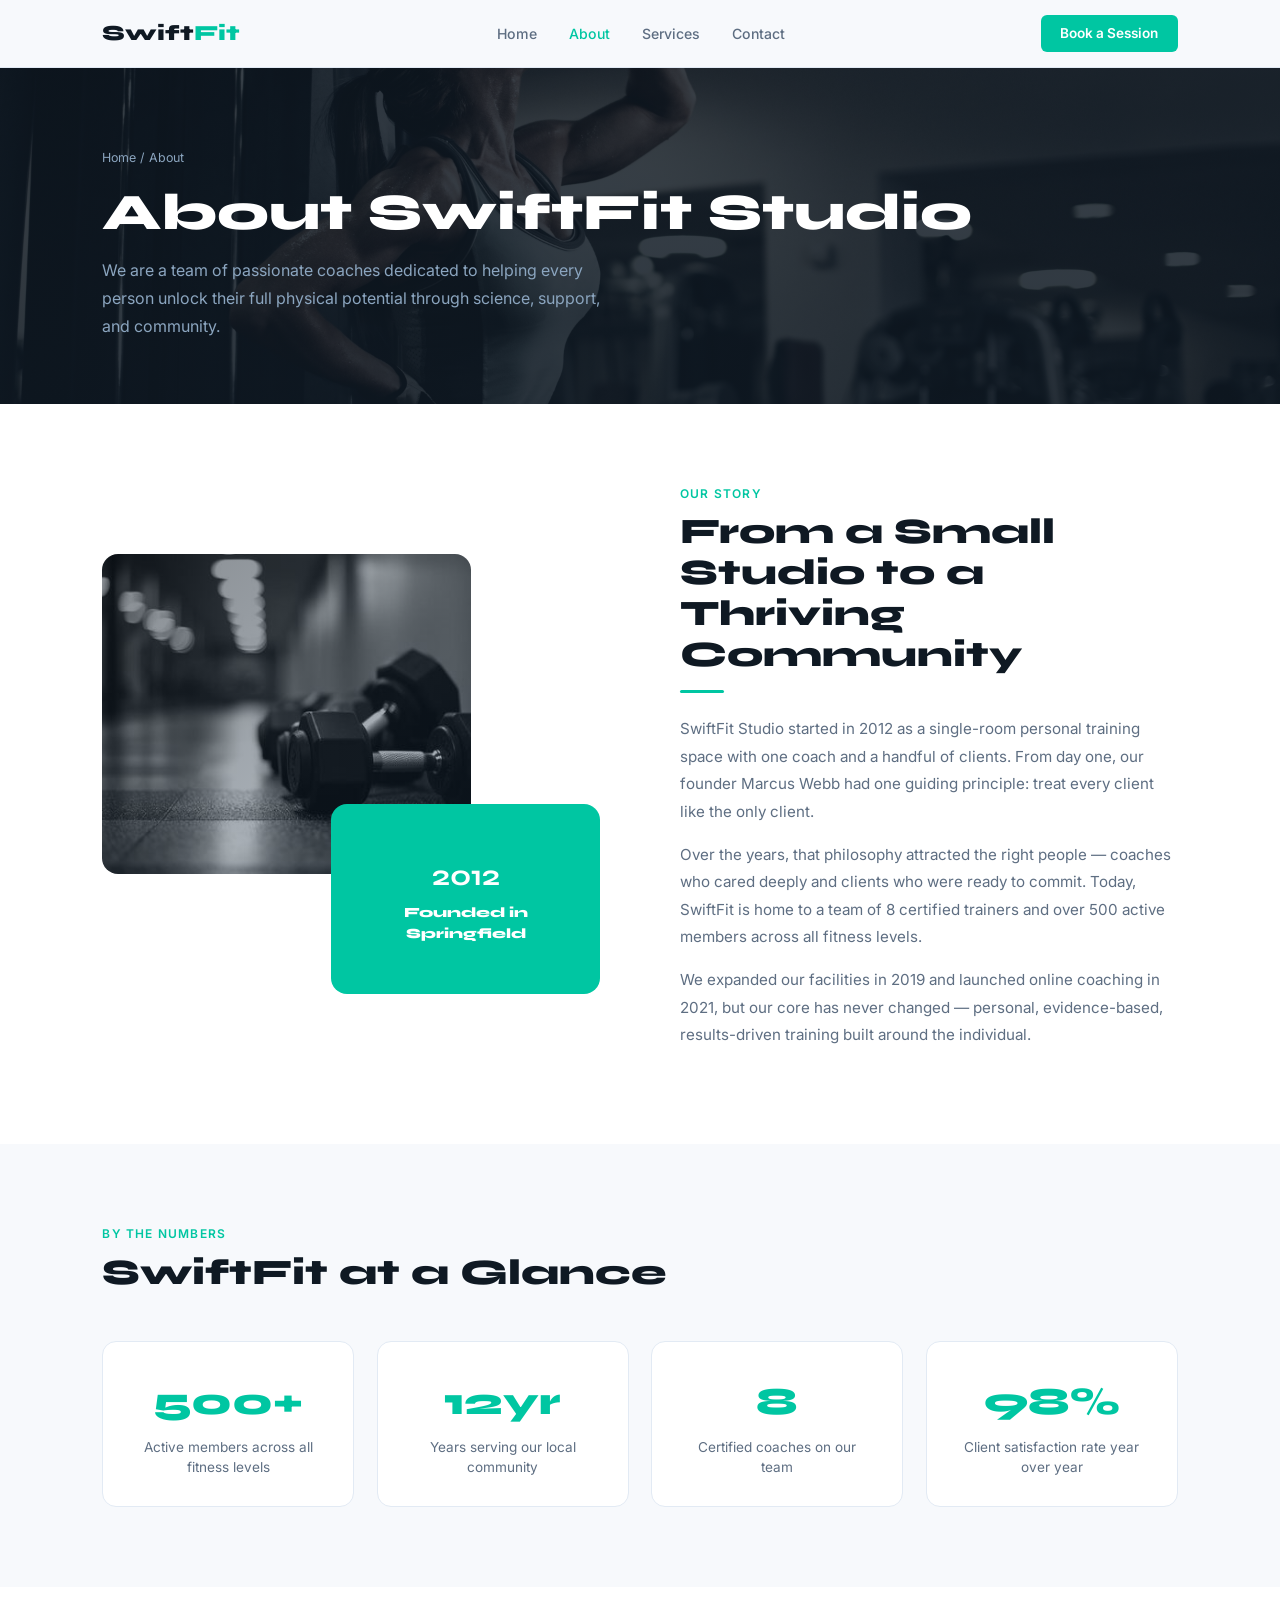
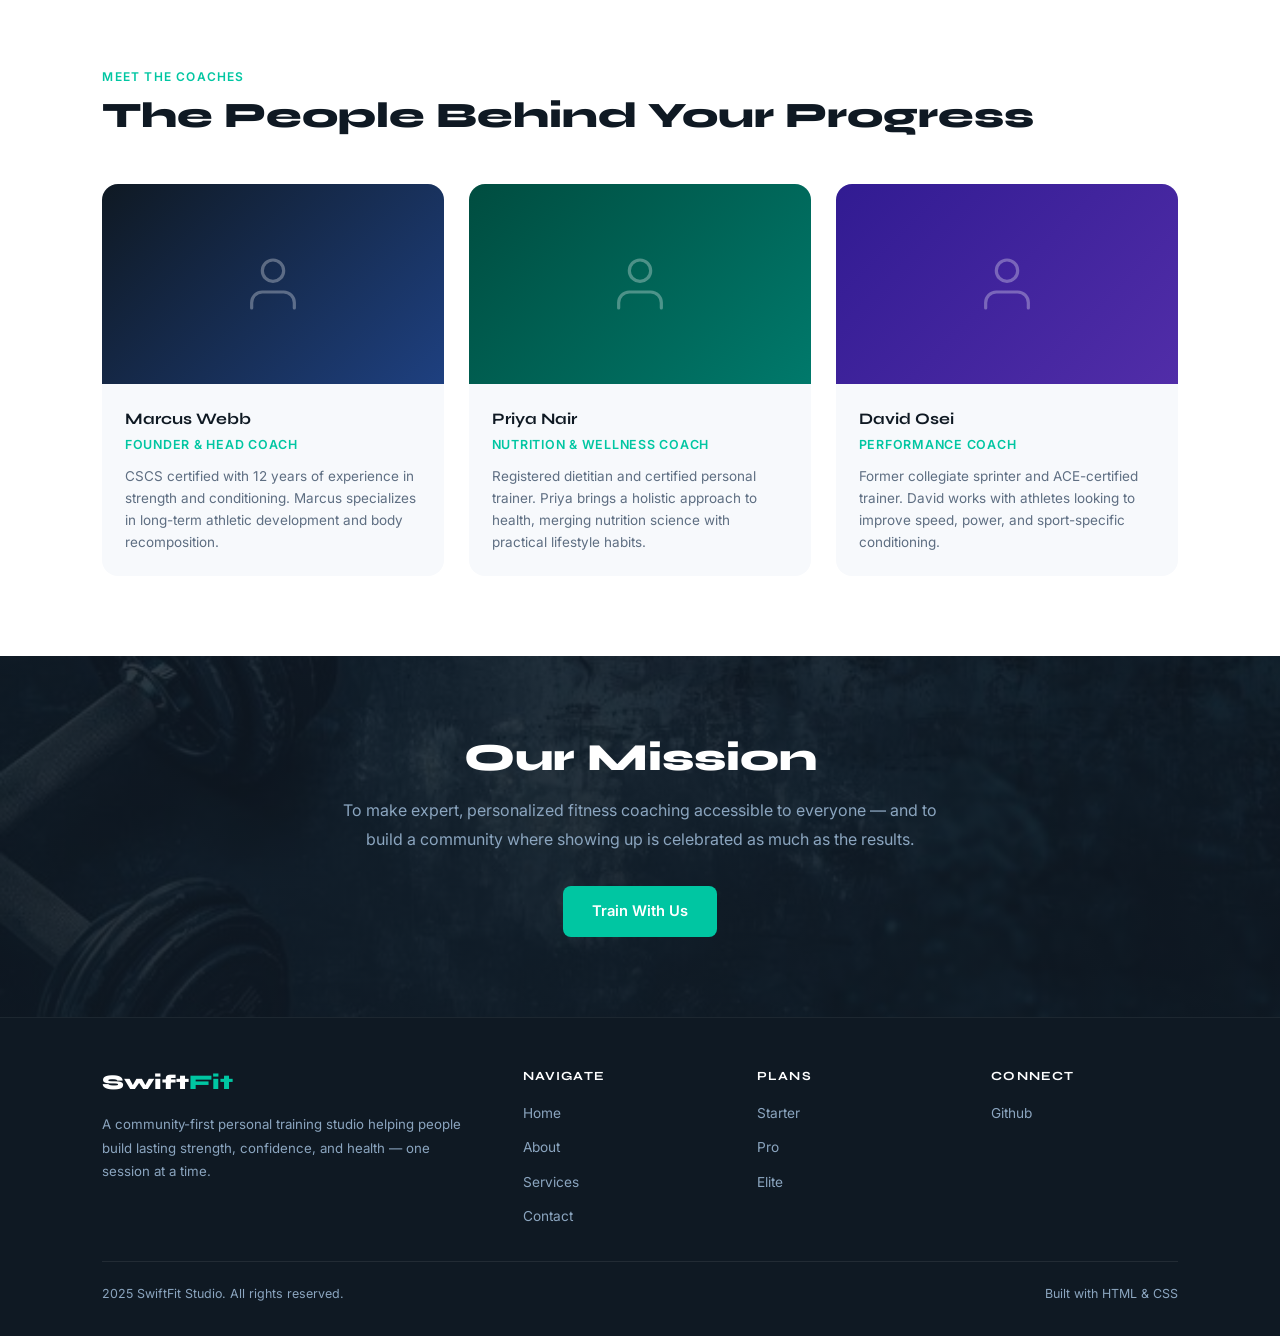
<file: page/about.html>
<!DOCTYPE html>
<html lang="en">

<head>
  <meta charset="UTF-8">
  <meta name="viewport" content="width=device-width, initial-scale=1.0">
  <title>SwiftFit Studio — About</title>
  <link
    href="https://fonts.googleapis.com/css2?family=Syne:wght@400;600;700;800&family=Inter:wght@400;500;600&display=swap"
    rel="stylesheet">
  <link rel="stylesheet" href="../Style/about.css">
</head>

<body>

  <nav>
    <a href="../index.html" class="nav-logo">Swift<span>Fit</span></a>
    <ul class="nav-links">
      <li><a href="../index.html">Home</a></li>
      <li><a href="about.html" class="active">About</a></li>
      <li><a href="services.html">Services</a></li>
      <li><a href="contact.html">Contact</a></li>
    </ul>
    <a href="contact.html" class="nav-cta">Book a Session</a>
    <button class="hamburger" onclick="toggleMenu()"><span></span><span></span><span></span></button>
  </nav>

  <div class="page-header">
    <div class="breadcrumb"><a href="../index.html">Home</a> / About</div>
    <h1>About SwiftFit Studio</h1>
    <p>We are a team of passionate coaches dedicated to helping every person unlock their full physical potential
      through science, support, and community.</p>
  </div>

  <section class="story">
    <div class="story-grid">
      <div class="about-img-stack">
        <div class="img-main"></div>
        <div class="img-accent"><strong>2012</strong>Founded in Springfield</div>
      </div>
      <div class="story-text">
        <div class="section-label">Our Story</div>
        <h2 class="section-title">From a Small Studio to a Thriving Community</h2>
        <div class="divider"></div>
        <p>SwiftFit Studio started in 2012 as a single-room personal training space with one coach and a handful of
          clients. From day one, our founder Marcus Webb had one guiding principle: treat every client like the only
          client.</p>
        <p>Over the years, that philosophy attracted the right people — coaches who cared deeply and clients who were
          ready to commit. Today, SwiftFit is home to a team of 8 certified trainers and over 500 active members across
          all fitness levels.</p>
        <p>We expanded our facilities in 2019 and launched online coaching in 2021, but our core has never changed —
          personal, evidence-based, results-driven training built around the individual.</p>
      </div>
    </div>
  </section>

  <section class="values">
    <div class="section-label">By the Numbers</div>
    <h2 class="section-title">SwiftFit at a Glance</h2>
    <div class="values-grid">
      <div class="value-card">
        <div class="value-num">500+</div>
        <div class="value-label">Active members across all fitness levels</div>
      </div>
      <div class="value-card">
        <div class="value-num">12yr</div>
        <div class="value-label">Years serving our local community</div>
      </div>
      <div class="value-card">
        <div class="value-num">8</div>
        <div class="value-label">Certified coaches on our team</div>
      </div>
      <div class="value-card">
        <div class="value-num">98%</div>
        <div class="value-label">Client satisfaction rate year over year</div>
      </div>
    </div>
  </section>

  <section class="team">
    <div class="section-label">Meet the Coaches</div>
    <h2 class="section-title">The People Behind Your Progress</h2>
    <div class="team-grid">
      <div class="team-card">
        <div class="team-photo c1">
          <svg viewBox="0 0 24 24">
            <path d="M20 21v-2a4 4 0 0 0-4-4H8a4 4 0 0 0-4 4v2" />
            <circle cx="12" cy="7" r="4" />
          </svg>
        </div>
        <div class="team-info">
          <div class="team-name">Marcus Webb</div>
          <div class="team-role">Founder &amp; Head Coach</div>
          <p class="team-bio">CSCS certified with 12 years of experience in strength and conditioning. Marcus
            specializes in long-term athletic development and body recomposition.</p>
        </div>
      </div>
      <div class="team-card">
        <div class="team-photo c2">
          <svg viewBox="0 0 24 24">
            <path d="M20 21v-2a4 4 0 0 0-4-4H8a4 4 0 0 0-4 4v2" />
            <circle cx="12" cy="7" r="4" />
          </svg>
        </div>
        <div class="team-info">
          <div class="team-name">Priya Nair</div>
          <div class="team-role">Nutrition &amp; Wellness Coach</div>
          <p class="team-bio">Registered dietitian and certified personal trainer. Priya brings a holistic approach to
            health, merging nutrition science with practical lifestyle habits.</p>
        </div>
      </div>
      <div class="team-card">
        <div class="team-photo c3">
          <svg viewBox="0 0 24 24">
            <path d="M20 21v-2a4 4 0 0 0-4-4H8a4 4 0 0 0-4 4v2" />
            <circle cx="12" cy="7" r="4" />
          </svg>
        </div>
        <div class="team-info">
          <div class="team-name">David Osei</div>
          <div class="team-role">Performance Coach</div>
          <p class="team-bio">Former collegiate sprinter and ACE-certified trainer. David works with athletes looking to
            improve speed, power, and sport-specific conditioning.</p>
        </div>
      </div>
    </div>
  </section>

  <section class="mission">
    <h2>Our Mission</h2>
    <p>To make expert, personalized fitness coaching accessible to everyone — and to build a community where showing up
      is celebrated as much as the results.</p>
    <a href="contact.html" class="btn-primary">Train With Us</a>
  </section>

  <footer>
    <div class="footer-grid">
      <div>
        <div class="footer-logo">Swift<span>Fit</span></div>
        <p class="footer-desc">A community-first personal training studio helping people build lasting strength,
          confidence, and health — one session at a time.</p>
      </div>
      <div>
        <div class="footer-heading">Navigate</div>
        <ul class="footer-links">
          <li><a href="../index.html">Home</a></li>
          <li><a href="about.html">About</a></li>
          <li><a href="services.html">Services</a></li>
          <li><a href="contact.html">Contact</a></li>
        </ul>
      </div>
      <div>
        <div class="footer-heading">Plans</div>
        <ul class="footer-links">
          <li><a href="services.html">Starter</a></li>
          <li><a href="services.html">Pro</a></li>
          <li><a href="services.html">Elite</a></li>
        </ul>
      </div>
      <div>
        <div class="footer-heading">Connect</div>
        <ul class="footer-links">
          <li><a href="https://sotheara1239989.github.io/Midterm/">Github</a></li>
        </ul>
      </div>
    </div>
    <div class="footer-bottom">
      <span>2025 SwiftFit Studio. All rights reserved.</span>
      <span>Built with HTML &amp; CSS</span>
    </div>
  </footer>

  <script>
    function toggleMenu() {
      var nl = document.querySelector('.nav-links');
      var open = nl.style.display === 'flex';
      nl.style.cssText = open ? 'display:none' : 'display:flex;flex-direction:column;position:absolute;top:68px;left:0;right:0;background:#F7F9FC;padding:1rem 5%;border-bottom:1px solid #E2EAF4;z-index:99;gap:1rem';
    }
  </script>
</body>

</html>
</file>
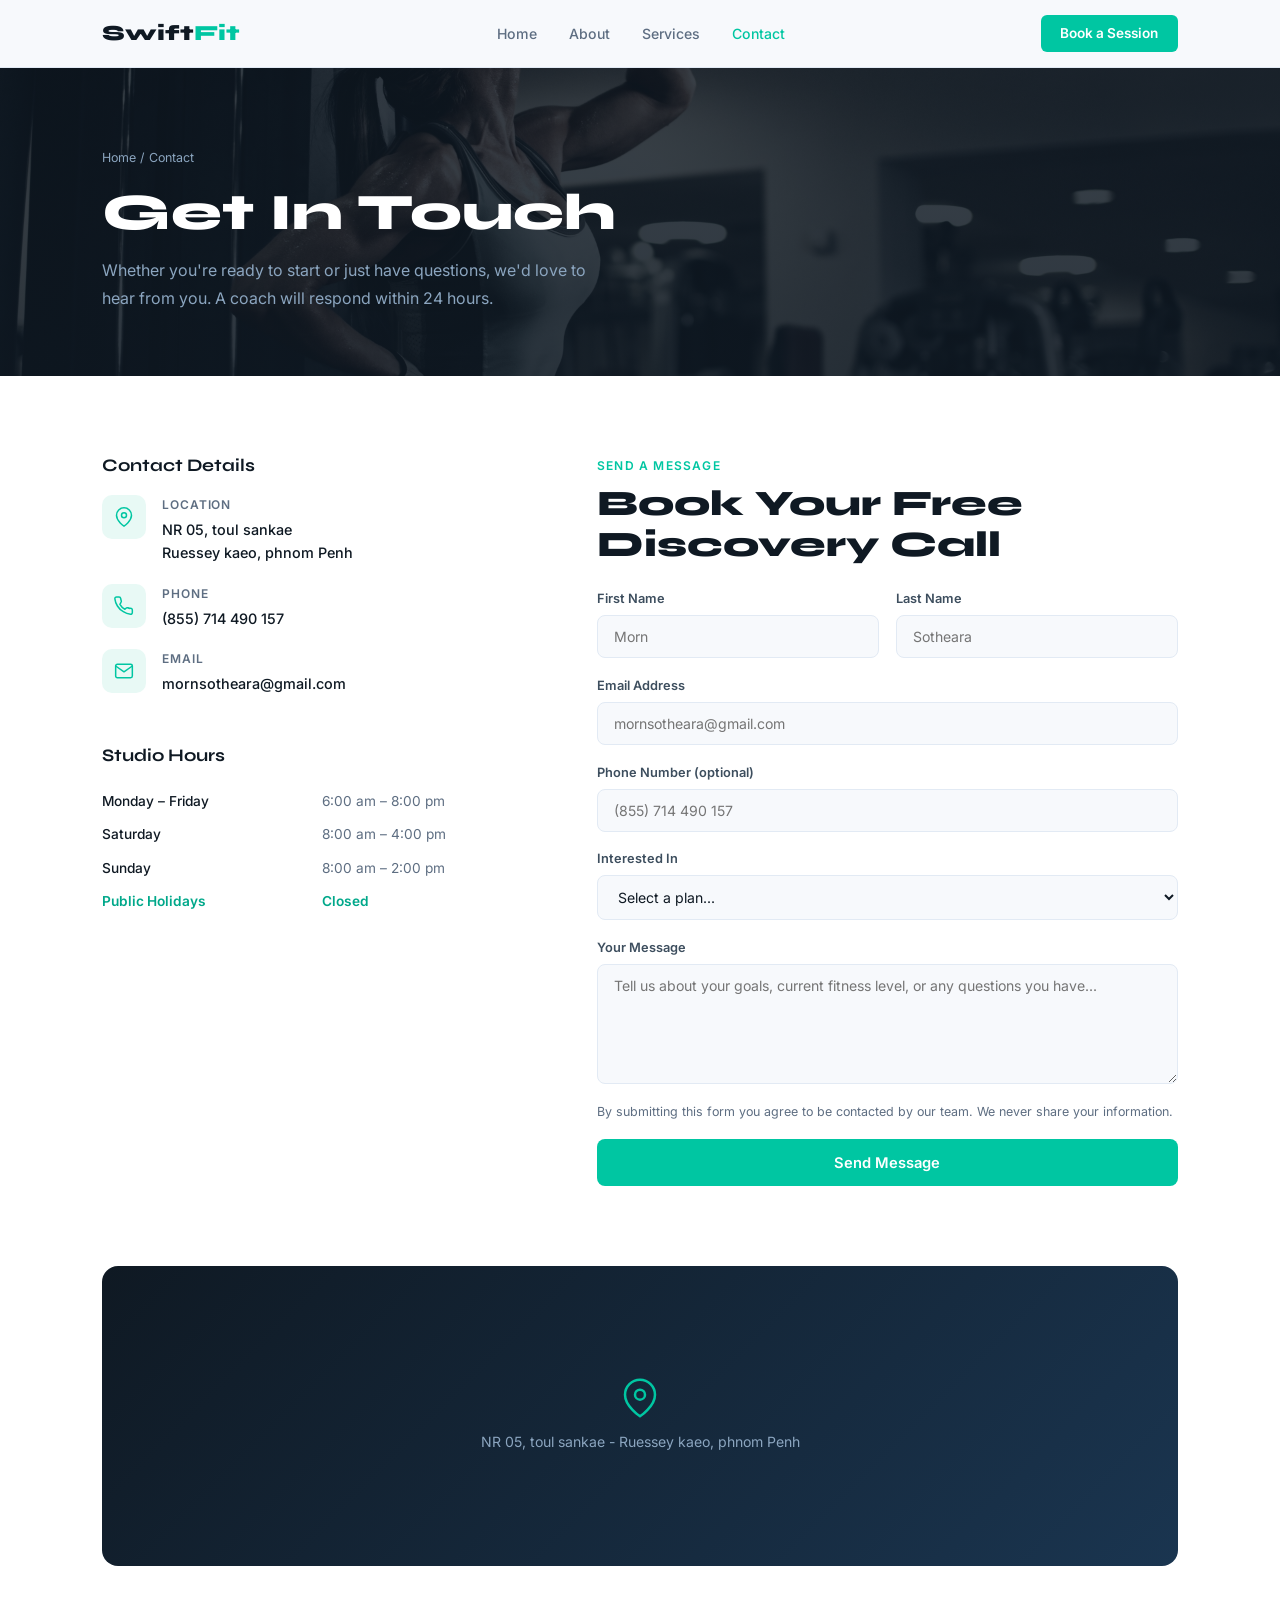
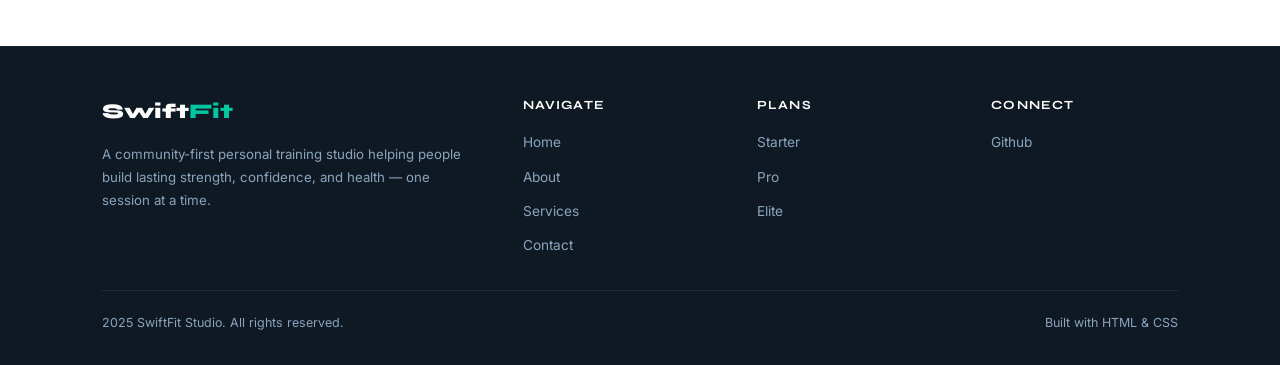
<file: page/contact.html>
<!DOCTYPE html>
<html lang="en">

<head>
  <meta charset="UTF-8">
  <meta name="viewport" content="width=device-width, initial-scale=1.0">
  <title>SwiftFit Studio — Contact</title>
  <link
    href="https://fonts.googleapis.com/css2?family=Syne:wght@400;600;700;800&family=Inter:wght@400;500;600&display=swap"
    rel="stylesheet">
  <link rel="stylesheet" href="../Style/contact.css">
</head>

<body>

  <nav>
    <a href="../index.html" class="nav-logo">Swift<span>Fit</span></a>
    <ul class="nav-links">
      <li><a href="../index.html">Home</a></li>
      <li><a href="about.html">About</a></li>
      <li><a href="services.html">Services</a></li>
      <li><a href="contact.html" class="active">Contact</a></li>
    </ul>
    <a href="contact.html" class="nav-cta">Book a Session</a>
    <button class="hamburger" onclick="toggleMenu()"><span></span><span></span><span></span></button>
  </nav>

  <div class="page-header">
    <div class="breadcrumb"><a href="../index.html">Home</a> / Contact</div>
    <h1>Get In Touch</h1>
    <p>Whether you're ready to start or just have questions, we'd love to hear from you. A coach will respond within 24
      hours.</p>
  </div>

  <section class="contact-main">
    <div class="contact-grid">

      <div class="contact-info">
        <div class="info-block">
          <h3>Contact Details</h3>
          <div class="contact-item">
            <div class="ci-icon">
              <svg viewBox="0 0 24 24">
                <path d="M21 10c0 7-9 13-9 13S3 17 3 10a9 9 0 0 1 18 0z" />
                <circle cx="12" cy="10" r="3" />
              </svg>
            </div>
            <div>
              <div class="ci-label">Location</div>
              <div class="ci-value">NR 05, toul sankae<br>Ruessey kaeo, phnom Penh</div>
            </div>
          </div>
          <div class="contact-item">
            <div class="ci-icon">
              <svg viewBox="0 0 24 24">
                <path
                  d="M22 16.92v3a2 2 0 0 1-2.18 2 19.79 19.79 0 0 1-8.63-3.07A19.5 19.5 0 0 1 4.12 12 19.79 19.79 0 0 1 1.05 3.4 2 2 0 0 1 3 1.21h3a2 2 0 0 1 2 1.72c.127.96.361 1.903.7 2.81a2 2 0 0 1-.45 2.11L7.09 9.91a16 16 0 0 0 6 6l1.27-1.27a2 2 0 0 1 2.11-.45c.907.339 1.85.573 2.81.7A2 2 0 0 1 22 16.92z" />
              </svg>
            </div>
            <div>
              <div class="ci-label">Phone</div>
              <div class="ci-value">(855) 714 490 157</div>
            </div>
          </div>
          <div class="contact-item">
            <div class="ci-icon">
              <svg viewBox="0 0 24 24">
                <path d="M4 4h16c1.1 0 2 .9 2 2v12c0 1.1-.9 2-2 2H4c-1.1 0-2-.9-2-2V6c0-1.1.9-2 2-2z" />
                <polyline points="22,6 12,13 2,6" />
              </svg>
            </div>
            <div>
              <div class="ci-label">Email</div>
              <div class="ci-value">mornsotheara@gmail.com</div>
            </div>
          </div>
        </div>

        <div class="info-block">
          <h3>Studio Hours</h3>
          <table class="hours-table">
            <tr>
              <td>Monday – Friday</td>
              <td>6:00 am – 8:00 pm</td>
            </tr>
            <tr>
              <td>Saturday</td>
              <td>8:00 am – 4:00 pm</td>
            </tr>
            <tr>
              <td>Sunday</td>
              <td>8:00 am – 2:00 pm</td>
            </tr>
            <tr>
              <td>Public Holidays</td>
              <td>Closed</td>
            </tr>
          </table>
        </div>
      </div>

      <div>
        <div class="section-label">Send a Message</div>
        <h2 class="section-title" style="margin-bottom:1.5rem">Book Your Free Discovery Call</h2>
        <form class="contact-form" id="contactForm" onsubmit="handleSubmit(event)">
          <div class="form-row">
            <div class="form-group">
              <label for="fname">First Name</label>
              <input id="fname" type="text" placeholder="Morn" required>
            </div>
            <div class="form-group">
              <label for="lname">Last Name</label>
              <input id="lname" type="text" placeholder="Sotheara" required>
            </div>
          </div>
          <div class="form-group">
            <label for="email">Email Address</label>
            <input id="email" type="email" placeholder="mornsotheara@gmail.com" required>
          </div>
          <div class="form-group">
            <label for="phone">Phone Number (optional)</label>
            <input id="phone" type="tel" placeholder="(855) 714 490 157">
          </div>
          <div class="form-group">
            <label for="plan">Interested In</label>
            <select id="plan">
              <option value="">Select a plan...</option>
              <option>Starter Plan — $89/mo</option>
              <option>Pro Plan — $159/mo</option>
              <option>Elite Plan — $249/mo</option>
              <option>Online Coaching</option>
              <option>Just want to chat</option>
            </select>
          </div>
          <div class="form-group">
            <label for="msg">Your Message</label>
            <textarea id="msg"
              placeholder="Tell us about your goals, current fitness level, or any questions you have..."></textarea>
          </div>
          <p class="form-note">By submitting this form you agree to be contacted by our team. We never share your
            information.</p>
          <button type="submit" class="btn-submit">Send Message</button>
        </form>
        <div class="success-msg" id="successMsg">
          <svg viewBox="0 0 24 24">
            <path d="M22 11.08V12a10 10 0 1 1-5.93-9.14" />
            <polyline points="22 4 12 14.01 9 11.01" />
          </svg>
          <h3>Message Sent!</h3>
          <p>Thank you for reaching out. A coach will be in touch within 24 hours.</p>
        </div>
      </div>

    </div>
  </section>

  <div class="map-section">
    <div class="map-box">
      <svg viewBox="0 0 24 24">
        <path d="M21 10c0 7-9 13-9 13S3 17 3 10a9 9 0 0 1 18 0z" />
        <circle cx="12" cy="10" r="3" />
      </svg>
      <p>NR 05, toul sankae - Ruessey kaeo, phnom Penh</p>
    </div>
  </div>

  <footer>
    <div class="footer-grid">
      <div>
        <div class="footer-logo">Swift<span>Fit</span></div>
        <p class="footer-desc">A community-first personal training studio helping people build lasting strength,
          confidence, and health — one session at a time.</p>
      </div>
      <div>
        <div class="footer-heading">Navigate</div>
        <ul class="footer-links">
          <li><a href="../index.html">Home</a></li>
          <li><a href="about.html">About</a></li>
          <li><a href="services.html">Services</a></li>
          <li><a href="contact.html">Contact</a></li>
        </ul>
      </div>
      <div>
        <div class="footer-heading">Plans</div>
        <ul class="footer-links">
          <li><a href="services.html">Starter</a></li>
          <li><a href="services.html">Pro</a></li>
          <li><a href="services.html">Elite</a></li>
        </ul>
      </div>
      <div>
        <div class="footer-heading">Connect</div>
        <ul class="footer-links">
          <li><a href="https://sotheara1239989.github.io/Midterm/">Github</a></li>
        </ul>
      </div>
    </div>
    <div class="footer-bottom">
      <span>2025 SwiftFit Studio. All rights reserved.</span>
      <span>Built with HTML &amp; CSS</span>
    </div>
  </footer>

  <script>
    function toggleMenu() {
      var nl = document.querySelector('.nav-links');
      var open = nl.style.display === 'flex';
      nl.style.cssText = open ? 'display:none' : 'display:flex;flex-direction:column;position:absolute;top:68px;left:0;right:0;background:#F7F9FC;padding:1rem 5%;border-bottom:1px solid #E2EAF4;z-index:99;gap:1rem';
    }
    function handleSubmit(e) {
      e.preventDefault();
      document.getElementById('contactForm').style.display = 'none';
      document.getElementById('successMsg').style.display = 'block';
    }
  </script>
</body>

</html>
</file>
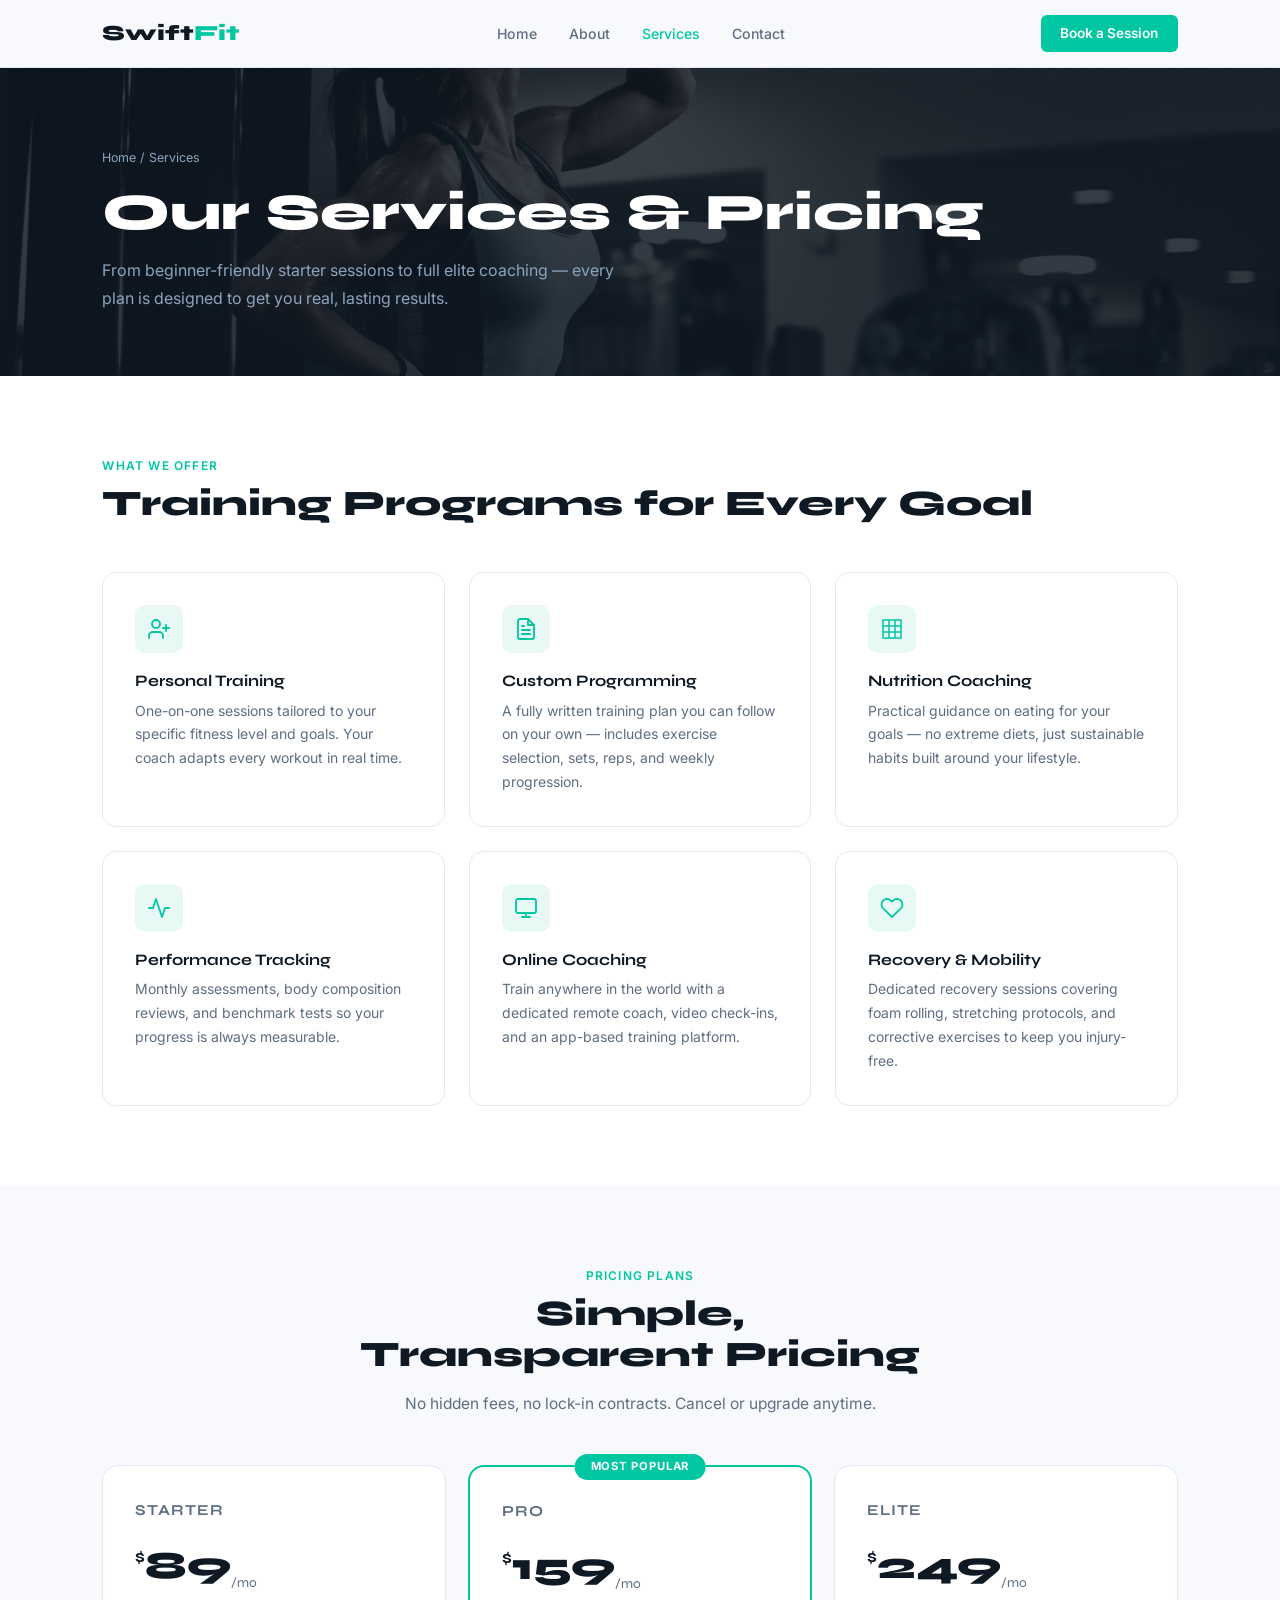
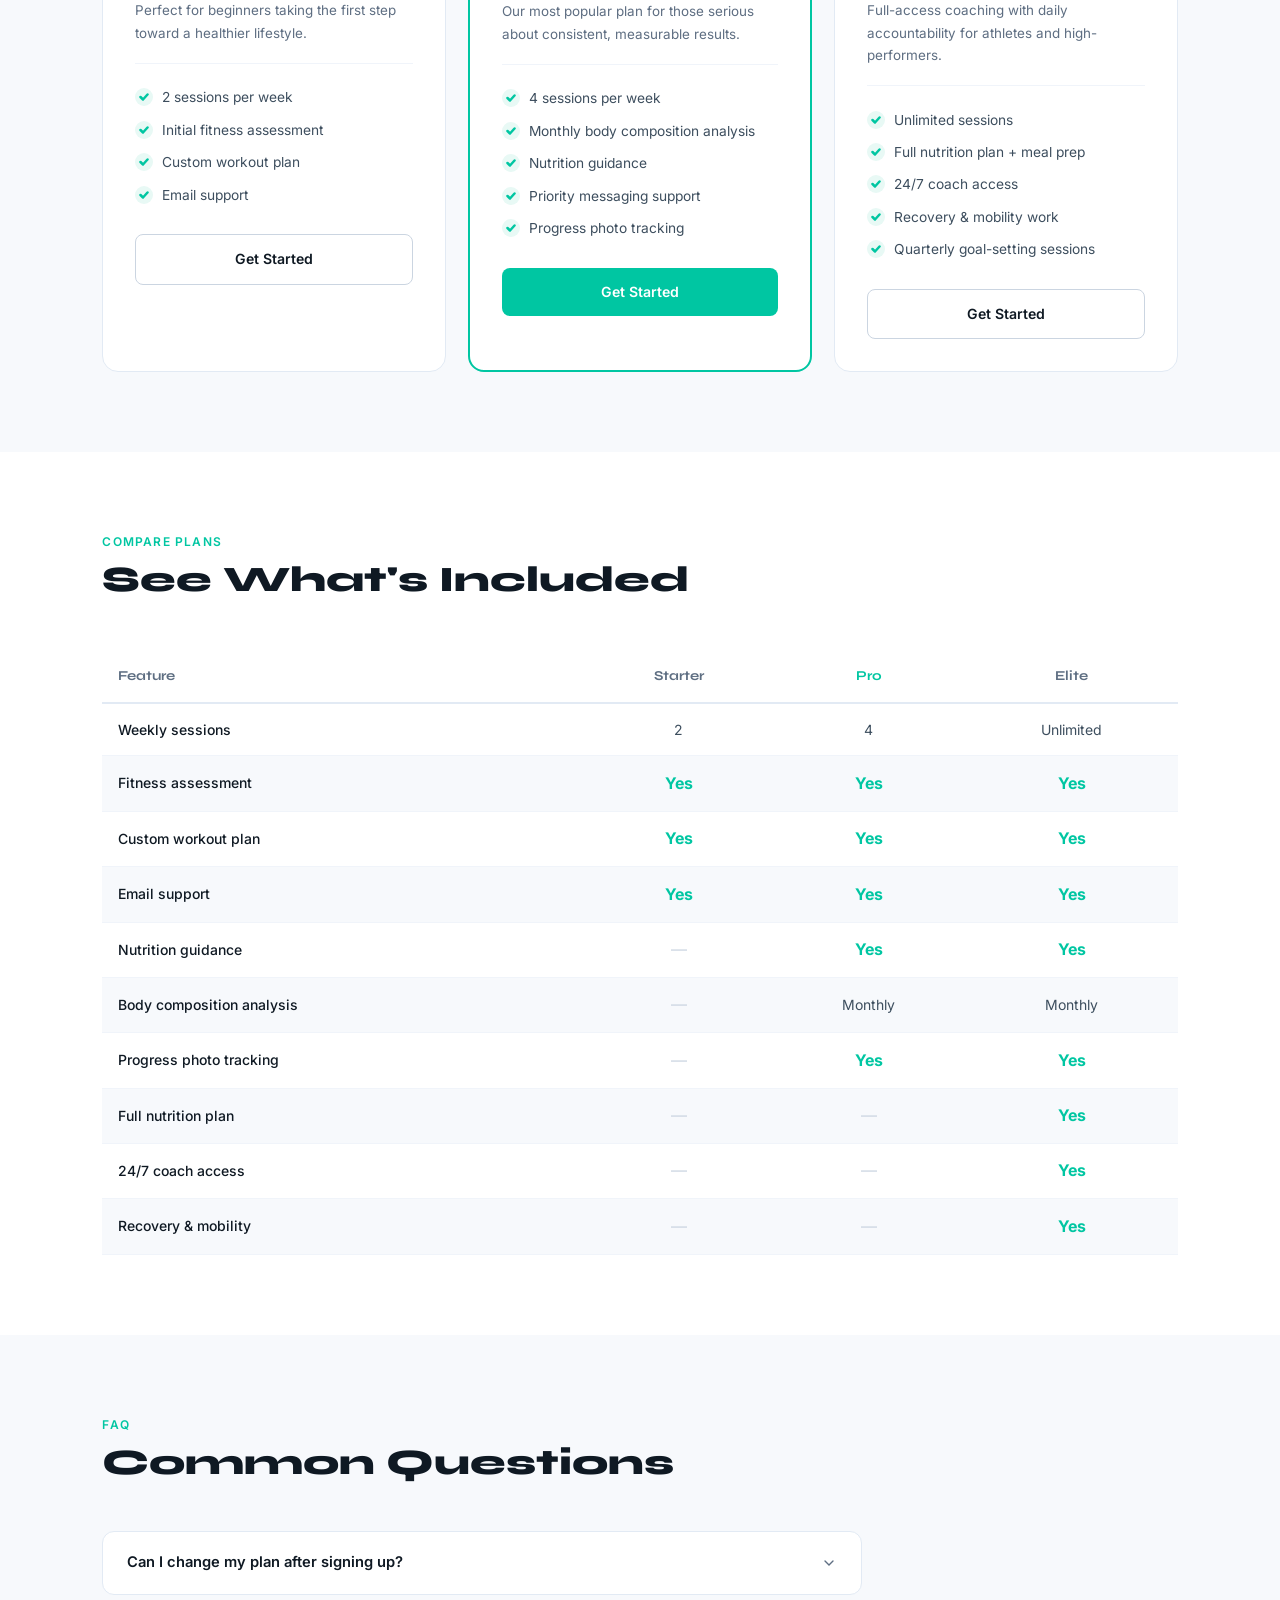
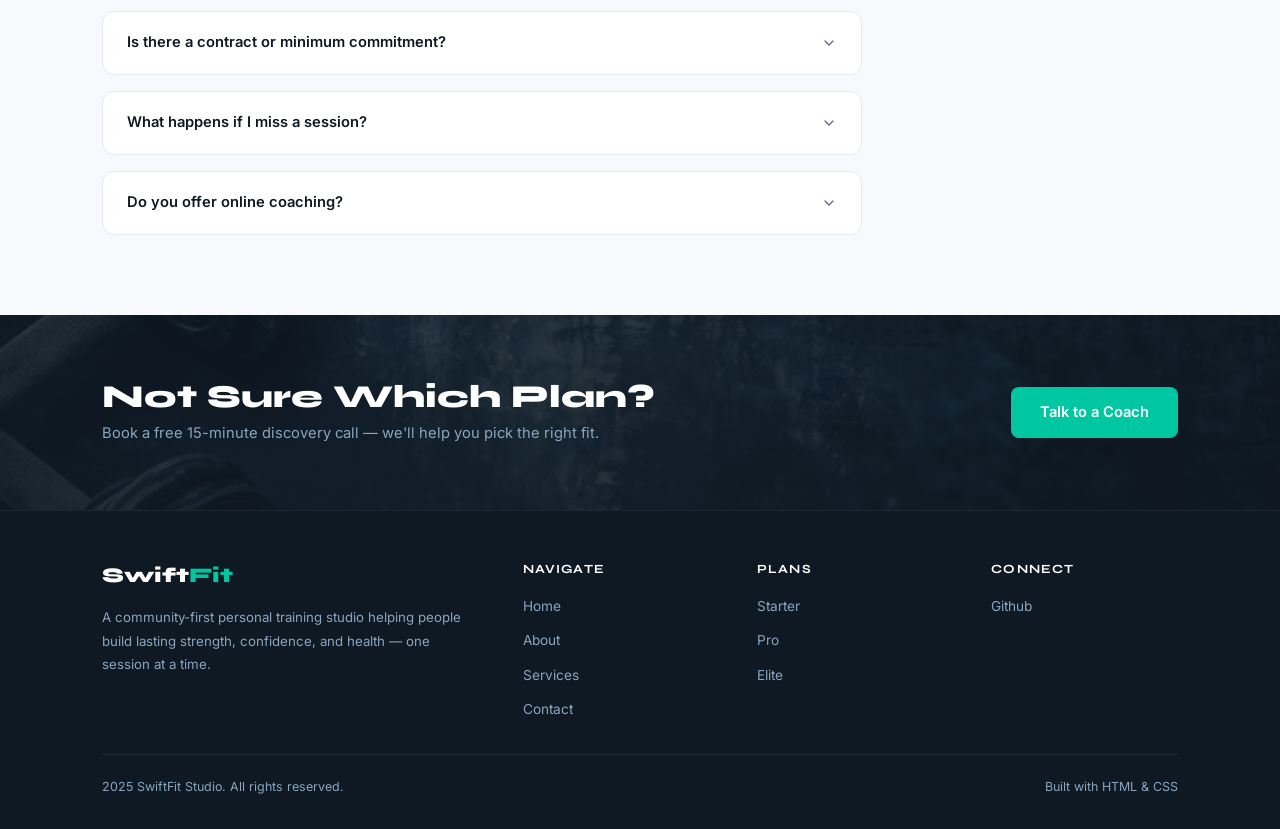
<file: page/services.html>
<!DOCTYPE html>
<html lang="en">

<head>
  <meta charset="UTF-8">
  <meta name="viewport" content="width=device-width, initial-scale=1.0">
  <title>SwiftFit Studio — Services</title>
  <link
    href="https://fonts.googleapis.com/css2?family=Syne:wght@400;600;700;800&family=Inter:wght@400;500;600&display=swap"
    rel="stylesheet">
  <link rel="stylesheet" href="../Style/services.css">
</head>

<body>

  <nav>
    <a href="../index.html" class="nav-logo">Swift<span>Fit</span></a>
    <ul class="nav-links">
      <li><a href="../index.html">Home</a></li>
      <li><a href="about.html">About</a></li>
      <li><a href="services.html" class="active">Services</a></li>
      <li><a href="contact.html">Contact</a></li>
    </ul>
    <a href="contact.html" class="nav-cta">Book a Session</a>
    <button class="hamburger" onclick="toggleMenu()"><span></span><span></span><span></span></button>
  </nav>

  <div class="page-header">
    <div class="breadcrumb"><a href="../index.html">Home</a> / Services</div>
    <h1>Our Services &amp; Pricing</h1>
    <p>From beginner-friendly starter sessions to full elite coaching — every plan is designed to get you real, lasting
      results.</p>
  </div>

  <section class="offers">
    <div class="section-label">What We Offer</div>
    <h2 class="section-title">Training Programs for Every Goal</h2>
    <div class="offer-grid">
      <div class="offer-card">
        <div class="offer-icon"><svg viewBox="0 0 24 24">
            <path d="M16 21v-2a4 4 0 0 0-4-4H6a4 4 0 0 0-4 4v2" />
            <circle cx="9" cy="7" r="4" />
            <line x1="19" y1="8" x2="19" y2="14" />
            <line x1="22" y1="11" x2="16" y2="11" />
          </svg></div>
        <h3>Personal Training</h3>
        <p>One-on-one sessions tailored to your specific fitness level and goals. Your coach adapts every workout in
          real time.</p>
      </div>
      <div class="offer-card">
        <div class="offer-icon"><svg viewBox="0 0 24 24">
            <path d="M14 2H6a2 2 0 0 0-2 2v16a2 2 0 0 0 2 2h12a2 2 0 0 0 2-2V8z" />
            <polyline points="14 2 14 8 20 8" />
            <line x1="16" y1="13" x2="8" y2="13" />
            <line x1="16" y1="17" x2="8" y2="17" />
            <polyline points="10 9 9 9 8 9" />
          </svg></div>
        <h3>Custom Programming</h3>
        <p>A fully written training plan you can follow on your own — includes exercise selection, sets, reps, and
          weekly progression.</p>
      </div>
      <div class="offer-card">
        <div class="offer-icon"><svg viewBox="0 0 24 24">
            <path d="M3 3h18v18H3zM3 9h18M3 15h18M9 3v18M15 3v18" stroke-width="1.5" />
          </svg></div>
        <h3>Nutrition Coaching</h3>
        <p>Practical guidance on eating for your goals — no extreme diets, just sustainable habits built around your
          lifestyle.</p>
      </div>
      <div class="offer-card">
        <div class="offer-icon"><svg viewBox="0 0 24 24">
            <path d="M22 12h-4l-3 9L9 3l-3 9H2" />
          </svg></div>
        <h3>Performance Tracking</h3>
        <p>Monthly assessments, body composition reviews, and benchmark tests so your progress is always measurable.</p>
      </div>
      <div class="offer-card">
        <div class="offer-icon"><svg viewBox="0 0 24 24">
            <rect x="2" y="3" width="20" height="14" rx="2" />
            <line x1="8" y1="21" x2="16" y2="21" />
            <line x1="12" y1="17" x2="12" y2="21" />
          </svg></div>
        <h3>Online Coaching</h3>
        <p>Train anywhere in the world with a dedicated remote coach, video check-ins, and an app-based training
          platform.</p>
      </div>
      <div class="offer-card">
        <div class="offer-icon"><svg viewBox="0 0 24 24">
            <path
              d="M20.84 4.61a5.5 5.5 0 0 0-7.78 0L12 5.67l-1.06-1.06a5.5 5.5 0 0 0-7.78 7.78l1.06 1.06L12 21.23l7.78-7.78 1.06-1.06a5.5 5.5 0 0 0 0-7.78z" />
          </svg></div>
        <h3>Recovery &amp; Mobility</h3>
        <p>Dedicated recovery sessions covering foam rolling, stretching protocols, and corrective exercises to keep you
          injury-free.</p>
      </div>
    </div>
  </section>

  <section class="pricing">
    <div class="pricing-intro">
      <div class="section-label">Pricing Plans</div>
      <h2 class="section-title">Simple, Transparent Pricing</h2>
      <p class="section-sub">No hidden fees, no lock-in contracts. Cancel or upgrade anytime.</p>
    </div>
    <div class="pricing-grid">
      <div class="pricing-card">
        <div class="plan-name">Starter</div>
        <div class="plan-price"><sup>$</sup>89<sub>/mo</sub></div>
        <p class="plan-desc">Perfect for beginners taking the first step toward a healthier lifestyle.</p>
        <ul class="plan-features">
          <li><span class="check"><svg viewBox="0 0 10 10">
                <polyline points="1.5,5 4,7.5 8.5,2.5" />
              </svg></span>2 sessions per week</li>
          <li><span class="check"><svg viewBox="0 0 10 10">
                <polyline points="1.5,5 4,7.5 8.5,2.5" />
              </svg></span>Initial fitness assessment</li>
          <li><span class="check"><svg viewBox="0 0 10 10">
                <polyline points="1.5,5 4,7.5 8.5,2.5" />
              </svg></span>Custom workout plan</li>
          <li><span class="check"><svg viewBox="0 0 10 10">
                <polyline points="1.5,5 4,7.5 8.5,2.5" />
              </svg></span>Email support</li>
        </ul>
        <a href="contact.html" class="btn-plan btn-outline-plan">Get Started</a>
      </div>
      <div class="pricing-card featured">
        <div class="badge">Most Popular</div>
        <div class="plan-name">Pro</div>
        <div class="plan-price"><sup>$</sup>159<sub>/mo</sub></div>
        <p class="plan-desc">Our most popular plan for those serious about consistent, measurable results.</p>
        <ul class="plan-features">
          <li><span class="check"><svg viewBox="0 0 10 10">
                <polyline points="1.5,5 4,7.5 8.5,2.5" />
              </svg></span>4 sessions per week</li>
          <li><span class="check"><svg viewBox="0 0 10 10">
                <polyline points="1.5,5 4,7.5 8.5,2.5" />
              </svg></span>Monthly body composition analysis</li>
          <li><span class="check"><svg viewBox="0 0 10 10">
                <polyline points="1.5,5 4,7.5 8.5,2.5" />
              </svg></span>Nutrition guidance</li>
          <li><span class="check"><svg viewBox="0 0 10 10">
                <polyline points="1.5,5 4,7.5 8.5,2.5" />
              </svg></span>Priority messaging support</li>
          <li><span class="check"><svg viewBox="0 0 10 10">
                <polyline points="1.5,5 4,7.5 8.5,2.5" />
              </svg></span>Progress photo tracking</li>
        </ul>
        <a href="contact.html" class="btn-plan btn-fill-plan">Get Started</a>
      </div>
      <div class="pricing-card">
        <div class="plan-name">Elite</div>
        <div class="plan-price"><sup>$</sup>249<sub>/mo</sub></div>
        <p class="plan-desc">Full-access coaching with daily accountability for athletes and high-performers.</p>
        <ul class="plan-features">
          <li><span class="check"><svg viewBox="0 0 10 10">
                <polyline points="1.5,5 4,7.5 8.5,2.5" />
              </svg></span>Unlimited sessions</li>
          <li><span class="check"><svg viewBox="0 0 10 10">
                <polyline points="1.5,5 4,7.5 8.5,2.5" />
              </svg></span>Full nutrition plan + meal prep</li>
          <li><span class="check"><svg viewBox="0 0 10 10">
                <polyline points="1.5,5 4,7.5 8.5,2.5" />
              </svg></span>24/7 coach access</li>
          <li><span class="check"><svg viewBox="0 0 10 10">
                <polyline points="1.5,5 4,7.5 8.5,2.5" />
              </svg></span>Recovery &amp; mobility work</li>
          <li><span class="check"><svg viewBox="0 0 10 10">
                <polyline points="1.5,5 4,7.5 8.5,2.5" />
              </svg></span>Quarterly goal-setting sessions</li>
        </ul>
        <a href="contact.html" class="btn-plan btn-outline-plan">Get Started</a>
      </div>
    </div>
  </section>

  <section class="compare">
    <div class="section-label">Compare Plans</div>
    <h2 class="section-title">See What's Included</h2>
    <div class="compare-wrap">
      <table>
        <thead>
          <tr>
            <th>Feature</th>
            <th>Starter</th>
            <th class="hi">Pro</th>
            <th>Elite</th>
          </tr>
        </thead>
        <tbody>
          <tr>
            <td>Weekly sessions</td>
            <td>2</td>
            <td>4</td>
            <td>Unlimited</td>
          </tr>
          <tr>
            <td>Fitness assessment</td>
            <td><span class="tick">Yes</span></td>
            <td><span class="tick">Yes</span></td>
            <td><span class="tick">Yes</span></td>
          </tr>
          <tr>
            <td>Custom workout plan</td>
            <td><span class="tick">Yes</span></td>
            <td><span class="tick">Yes</span></td>
            <td><span class="tick">Yes</span></td>
          </tr>
          <tr>
            <td>Email support</td>
            <td><span class="tick">Yes</span></td>
            <td><span class="tick">Yes</span></td>
            <td><span class="tick">Yes</span></td>
          </tr>
          <tr>
            <td>Nutrition guidance</td>
            <td><span class="cross">—</span></td>
            <td><span class="tick">Yes</span></td>
            <td><span class="tick">Yes</span></td>
          </tr>
          <tr>
            <td>Body composition analysis</td>
            <td><span class="cross">—</span></td>
            <td>Monthly</td>
            <td>Monthly</td>
          </tr>
          <tr>
            <td>Progress photo tracking</td>
            <td><span class="cross">—</span></td>
            <td><span class="tick">Yes</span></td>
            <td><span class="tick">Yes</span></td>
          </tr>
          <tr>
            <td>Full nutrition plan</td>
            <td><span class="cross">—</span></td>
            <td><span class="cross">—</span></td>
            <td><span class="tick">Yes</span></td>
          </tr>
          <tr>
            <td>24/7 coach access</td>
            <td><span class="cross">—</span></td>
            <td><span class="cross">—</span></td>
            <td><span class="tick">Yes</span></td>
          </tr>
          <tr>
            <td>Recovery &amp; mobility</td>
            <td><span class="cross">—</span></td>
            <td><span class="cross">—</span></td>
            <td><span class="tick">Yes</span></td>
          </tr>
        </tbody>
      </table>
    </div>
  </section>

  <section class="faq">
    <div class="section-label">FAQ</div>
    <h2 class="section-title">Common Questions</h2>
    <div class="faq-list">
      <div class="faq-item">
        <div class="faq-q" onclick="toggleFaq(this)">Can I change my plan after signing up? <svg viewBox="0 0 24 24">
            <polyline points="6 9 12 15 18 9" />
          </svg></div>
        <div class="faq-a">Yes, you can upgrade or downgrade your plan at any time. Changes take effect at the start of
          your next billing cycle with no penalty.</div>
      </div>
      <div class="faq-item">
        <div class="faq-q" onclick="toggleFaq(this)">Is there a contract or minimum commitment? <svg
            viewBox="0 0 24 24">
            <polyline points="6 9 12 15 18 9" />
          </svg></div>
        <div class="faq-a">No contracts and no lock-in periods. All plans are month-to-month and you can cancel anytime
          with 7 days' notice before your next billing date.</div>
      </div>
      <div class="faq-item">
        <div class="faq-q" onclick="toggleFaq(this)">What happens if I miss a session? <svg viewBox="0 0 24 24">
            <polyline points="6 9 12 15 18 9" />
          </svg></div>
        <div class="faq-a">Sessions cancelled with 24+ hours notice can be rescheduled at no charge. Late cancellations
          may be forfeited depending on your plan. Your coach will work with you to find what fits best.</div>
      </div>
      <div class="faq-item">
        <div class="faq-q" onclick="toggleFaq(this)">Do you offer online coaching? <svg viewBox="0 0 24 24">
            <polyline points="6 9 12 15 18 9" />
          </svg></div>
        <div class="faq-a">Yes. All plans can be delivered fully online via video sessions and our training app. Remote
          clients receive the same level of coaching as in-person members.</div>
      </div>
    </div>
  </section>

  <div class="cta-banner">
    <div>
      <h2>Not Sure Which Plan?</h2>
      <p>Book a free 15-minute discovery call — we'll help you pick the right fit.</p>
    </div>
    <a href="contact.html" class="btn-primary">Talk to a Coach</a>
  </div>

  <footer>
    <div class="footer-grid">
      <div>
        <div class="footer-logo">Swift<span>Fit</span></div>
        <p class="footer-desc">A community-first personal training studio helping people build lasting strength,
          confidence, and health — one session at a time.</p>
      </div>
      <div>
        <div class="footer-heading">Navigate</div>
        <ul class="footer-links">
          <li><a href="../index.html">Home</a></li>
          <li><a href="about.html">About</a></li>
          <li><a href="services.html">Services</a></li>
          <li><a href="contact.html">Contact</a></li>
        </ul>
      </div>
      <div>
        <div class="footer-heading">Plans</div>
        <ul class="footer-links">
          <li><a href="services.html">Starter</a></li>
          <li><a href="services.html">Pro</a></li>
          <li><a href="services.html">Elite</a></li>
        </ul>
      </div>
      <div>
        <div class="footer-heading">Connect</div>
        <ul class="footer-links">
          <li><a href="https://sotheara1239989.github.io/Midterm/">Github</a></li>
        </ul>
      </div>
    </div>
    <div class="footer-bottom">
      <span>2025 SwiftFit Studio. All rights reserved.</span>
      <span>Built with HTML &amp; CSS</span>
    </div>
  </footer>

  <script>
    function toggleMenu() {
      var nl = document.querySelector('.nav-links');
      var open = nl.style.display === 'flex';
      nl.style.cssText = open ? 'display:none' : 'display:flex;flex-direction:column;position:absolute;top:68px;left:0;right:0;background:#F7F9FC;padding:1rem 5%;border-bottom:1px solid #E2EAF4;z-index:99;gap:1rem';
    }
    function toggleFaq(el) {
      var ans = el.nextElementSibling;
      var isOpen = ans.classList.contains('open');
      document.querySelectorAll('.faq-a').forEach(function (a) { a.classList.remove('open') });
      document.querySelectorAll('.faq-q').forEach(function (q) { q.classList.remove('open') });
      if (!isOpen) { ans.classList.add('open'); el.classList.add('open'); }
    }
  </script>
</body>

</html>
</file>
<file: Style/index.css>
*,
    *::before,
    *::after {
      margin: 0;
      padding: 0;
      box-sizing: border-box
    }

    html {
      scroll-behavior: smooth
    }

    body {
      font-family: 'Inter', sans-serif;
      background: #F7F9FC;
      color: #0F1923;
      line-height: 1.6
    }

    h1,
    h2,
    h3,
    h4 {
      font-family: 'Syne', sans-serif;
      font-weight: 700;
      line-height: 1.15
    }

    /* NAV */
    nav {
      position: sticky;
      top: 0;
      z-index: 100;
      background: rgba(247, 249, 252, 0.96);
      backdrop-filter: blur(8px);
      border-bottom: 1px solid #E2EAF4;
      padding: 0 8%;
      display: flex;
      align-items: center;
      justify-content: space-between;
      height: 68px
    }

    .nav-logo {
      font-family: 'Syne', sans-serif;
      font-weight: 800;
      font-size: 1.35rem;
      color: #0F1923;
      text-decoration: none
    }

    .nav-logo span {
      color: #00C6A2
    }

    .nav-links {
      display: flex;
      gap: 2rem;
      list-style: none
    }

    .nav-links a {
      text-decoration: none;
      color: #5E6E82;
      font-size: 0.88rem;
      font-weight: 500;
      transition: color 0.2s
    }

    .nav-links a:hover,
    .nav-links a.active {
      color: #00C6A2
    }

    .nav-cta {
      background: #00C6A2;
      color: white;
      padding: 0.5rem 1.2rem;
      border-radius: 6px;
      text-decoration: none;
      font-size: 0.85rem;
      font-weight: 600;
      transition: background 0.2s
    }

    .nav-cta:hover {
      background: #00A88A
    }

    .hamburger {
      display: none;
      flex-direction: column;
      gap: 5px;
      cursor: pointer;
      background: none;
      border: none;
      padding: 4px
    }

    .hamburger span {
      display: block;
      width: 22px;
      height: 2px;
      background: #0F1923;
      border-radius: 2px
    }

    /* HERO */
    .hero {
      min-height: 88vh;
      display: grid;
      grid-template-columns: 1fr 1fr;
      align-items: center;
      gap: 4rem;
      padding: 4rem 8%
    }

    .hero-eyebrow {
      display: inline-block;
      background: #E8F9F5;
      color: #00A88A;
      font-size: 0.75rem;
      font-weight: 600;
      letter-spacing: 0.09em;
      text-transform: uppercase;
      padding: 0.3rem 0.8rem;
      border-radius: 4px;
      margin-bottom: 1.2rem
    }

    .hero-title {
      font-size: clamp(2.2rem, 3.8vw, 3.6rem);
      font-weight: 800;
      color: #0F1923;
      margin-bottom: 1.2rem
    }

    .hero-title em {
      font-style: normal;
      color: #00C6A2
    }

    .hero-sub {
      font-size: 1rem;
      color: #5E6E82;
      margin-bottom: 2rem;
      max-width: 440px;
      line-height: 1.75
    }

    .hero-btns {
      display: flex;
      gap: 1rem;
      flex-wrap: wrap
    }

    .btn-primary {
      background: #00C6A2;
      color: white;
      padding: 0.85rem 1.8rem;
      border-radius: 8px;
      text-decoration: none;
      font-weight: 600;
      font-size: 0.92rem;
      transition: background 0.2s, transform 0.15s;
      display: inline-block
    }

    .btn-primary:hover {
      background: #00A88A;
      transform: translateY(-1px)
    }

    .btn-outline {
      border: 1.5px solid #CBD5E1;
      color: #0F1923;
      padding: 0.85rem 1.8rem;
      border-radius: 8px;
      text-decoration: none;
      font-weight: 600;
      font-size: 0.92rem;
      transition: 0.2s;
      display: inline-block
    }

    .btn-outline:hover {
      border-color: #00C6A2;
      color: #00C6A2;
      transform: translateY(-1px)
    }

    /* STAT CARDS */
    .hero-visual {
      display: grid;
      grid-template-columns: 1fr 1fr;
      gap: 14px
    }

    .stat-card {
      background: white;
      border: 1px solid #E2EAF4;
      border-radius: 12px;
      padding: 1.4rem
    }

    .stat-card:nth-child(2) {
      margin-top: 28px
    }

    .stat-card:nth-child(3) {
      margin-top: -14px
    }

    .stat-num {
      font-family: 'Syne', sans-serif;
      font-size: 1.9rem;
      font-weight: 800;
      color: #0F1923
    }

    .stat-num span {
      color: #00C6A2
    }

    .stat-label {
      font-size: 0.82rem;
      color: #5E6E82;
      margin-top: 0.3rem
    }

    .stat-bar {
      height: 3px;
      background: #E8F9F5;
      border-radius: 2px;
      margin-top: 0.9rem
    }

    .stat-fill {
      height: 100%;
      background: #00C6A2;
      border-radius: 2px
    }

    /* WHY SECTION */
    .why {
      padding: 5rem 8%;
      background: white
    }

    .section-label {
      font-size: 0.75rem;
      font-weight: 600;
      letter-spacing: 0.1em;
      text-transform: uppercase;
      color: #00C6A2;
      margin-bottom: 0.5rem
    }

    .section-title {
      font-size: clamp(1.7rem, 2.8vw, 2.4rem);
      font-weight: 800;
      color: #0F1923;
      margin-bottom: 0.9rem
    }

    .section-sub {
      font-size: 0.97rem;
      color: #5E6E82;
      line-height: 1.75
    }

    .why-grid {
      display: grid;
      grid-template-columns: repeat(3, 1fr);
      gap: 1.5rem;
      margin-top: 3rem
    }

    .why-card {
      background: #F7F9FC;
      border-radius: 14px;
      padding: 2rem
    }

    .why-icon {
      width: 48px;
      height: 48px;
      background: #E8F9F5;
      border-radius: 10px;
      display: flex;
      align-items: center;
      justify-content: center;
      margin-bottom: 1.2rem
    }

    .why-icon svg {
      width: 24px;
      height: 24px;
      stroke: #00C6A2;
      fill: none;
      stroke-width: 1.8;
      stroke-linecap: round;
      stroke-linejoin: round
    }

    .why-card h3 {
      font-size: 1rem;
      font-weight: 700;
      color: #0F1923;
      margin-bottom: 0.5rem
    }

    .why-card p {
      font-size: 0.875rem;
      color: #5E6E82;
      line-height: 1.7
    }

    /* TESTIMONIALS */
    .testimonials {
      padding: 5rem 8%;
      background: #F7F9FC
    }

    .testi-grid {
      display: grid;
      grid-template-columns: repeat(3, 1fr);
      gap: 1.4rem;
      margin-top: 3rem
    }

    .testi-card {
      background: white;
      border: 1px solid #E2EAF4;
      border-radius: 14px;
      padding: 1.8rem
    }

    .testi-stars {
      display: flex;
      gap: 3px;
      margin-bottom: 1rem
    }

    .star {
      width: 14px;
      height: 14px;
      background: #00C6A2;
      clip-path: polygon(50% 0%, 61% 35%, 98% 35%, 68% 57%, 79% 91%, 50% 70%, 21% 91%, 32% 57%, 2% 35%, 39% 35%)
    }

    .testi-text {
      font-size: 0.875rem;
      color: #3D4E5E;
      line-height: 1.75;
      margin-bottom: 1.2rem;
      font-style: italic
    }

    .testi-author {
      font-size: 0.82rem;
      font-weight: 600;
      color: #0F1923
    }

    .testi-role {
      font-size: 0.78rem;
      color: #5E6E82
    }

    /* CTA BANNER */
    .cta-banner {
      padding: 4rem 8%;
      background: linear-gradient(rgba(15, 25, 35, .85), rgba(15, 25, 35, .9)), url('../Image/ai-generated-gym-weights-on-textured-background-fitness-concept-photo.jpg') center/cover no-repeat;
      display: flex;
      align-items: center;
      justify-content: space-between;
      gap: 2rem;
      flex-wrap: wrap
    }

    .cta-banner h2 {
      font-size: clamp(1.5rem, 2.5vw, 2rem);
      font-weight: 800;
      color: white
    }

    .cta-banner p {
      color: #8BA5BF;
      font-size: 0.92rem;
      margin-top: 0.4rem
    }

    /* FOOTER */
    footer {
      background: #0F1923;
      color: #8BA5BF;
      padding: 3rem 8% 2rem;
      border-top: 1px solid rgba(255, 255, 255, 0.06)
    }

    .footer-grid {
      display: grid;
      grid-template-columns: 2fr 1fr 1fr 1fr;
      gap: 3rem;
      padding-bottom: 2rem;
      border-bottom: 1px solid rgba(255, 255, 255, 0.08)
    }

    .footer-logo {
      font-family: 'Syne', sans-serif;
      font-size: 1.3rem;
      font-weight: 800;
      color: white;
      margin-bottom: 0.9rem
    }

    .footer-logo span {
      color: #00C6A2
    }

    .footer-desc {
      font-size: 0.83rem;
      line-height: 1.75
    }

    .footer-heading {
      font-family: 'Syne', sans-serif;
      font-size: 0.78rem;
      font-weight: 700;
      color: white;
      text-transform: uppercase;
      letter-spacing: 0.09em;
      margin-bottom: 0.9rem
    }

    .footer-links {
      list-style: none;
      display: grid;
      gap: 0.55rem
    }

    .footer-links a {
      color: #8BA5BF;
      text-decoration: none;
      font-size: 0.855rem;
      transition: color 0.2s
    }

    .footer-links a:hover {
      color: #00C6A2
    }

    .footer-bottom {
      display: flex;
      justify-content: space-between;
      align-items: center;
      padding-top: 1.4rem;
      font-size: 0.78rem
    }

    @media(max-width:900px) {

      .why-grid,
      .testi-grid {
        grid-template-columns: 1fr
      }
    }

    @media(max-width:768px) {
      nav {
        padding: 0 5%
      }

      .nav-links,
      .nav-cta {
        display: none
      }

      .hamburger {
        display: flex
      }

      .hero {
        grid-template-columns: 1fr;
        padding: 3rem 5% 2rem;
        min-height: auto;
        gap: 2rem
      }

      .hero-visual {
        display: none
      }

      .why,
      .testimonials {
        padding: 3rem 5%
      }

      .cta-banner {
        padding: 3rem 5%;
        flex-direction: column;
        text-align: center
      }

      .footer-grid {
        grid-template-columns: 1fr 1fr;
        gap: 2rem
      }

      .footer-bottom {
        flex-direction: column;
        gap: 0.4rem;
        text-align: center
      }
    }
</file>
<file: Style/about.css>
*,
    *::before,
    *::after {
      margin: 0;
      padding: 0;
      box-sizing: border-box
    }

    html {
      scroll-behavior: smooth
    }

    body {
      font-family: 'Inter', sans-serif;
      background: #F7F9FC;
      color: #0F1923;
      line-height: 1.6
    }

    h1,
    h2,
    h3 {
      font-family: 'Syne', sans-serif;
      font-weight: 700;
      line-height: 1.15
    }

    nav {
      position: sticky;
      top: 0;
      z-index: 100;
      background: rgba(247, 249, 252, 0.96);
      backdrop-filter: blur(8px);
      border-bottom: 1px solid #E2EAF4;
      padding: 0 8%;
      display: flex;
      align-items: center;
      justify-content: space-between;
      height: 68px
    }

    .nav-logo {
      font-family: 'Syne', sans-serif;
      font-weight: 800;
      font-size: 1.35rem;
      color: #0F1923;
      text-decoration: none
    }

    .nav-logo span {
      color: #00C6A2
    }

    .nav-links {
      display: flex;
      gap: 2rem;
      list-style: none
    }

    .nav-links a {
      text-decoration: none;
      color: #5E6E82;
      font-size: 0.88rem;
      font-weight: 500;
      transition: color 0.2s
    }

    .nav-links a:hover,
    .nav-links a.active {
      color: #00C6A2
    }

    .nav-cta {
      background: #00C6A2;
      color: white;
      padding: 0.5rem 1.2rem;
      border-radius: 6px;
      text-decoration: none;
      font-size: 0.85rem;
      font-weight: 600;
      transition: background 0.2s
    }

    .nav-cta:hover {
      background: #00A88A
    }

    .hamburger {
      display: none;
      flex-direction: column;
      gap: 5px;
      cursor: pointer;
      background: none;
      border: none;
      padding: 4px
    }

    .hamburger span {
      display: block;
      width: 22px;
      height: 2px;
      background: #0F1923;
      border-radius: 2px
    }

    /* PAGE HEADER */
    .page-header {
      background: linear-gradient(rgba(15, 25, 35, .82), rgba(15, 25, 35, .88)), url('../Image/874336-3840x2160-desktop-4k-gym-background.jpg') center/cover no-repeat;
      padding: 5rem 8% 4rem;
      color: white
    }

    .breadcrumb {
      font-size: 0.78rem;
      color: #8BA5BF;
      margin-bottom: 1rem
    }

    .breadcrumb a {
      color: #8BA5BF;
      text-decoration: none
    }

    .breadcrumb a:hover {
      color: #00C6A2
    }

    .page-header h1 {
      font-size: clamp(2rem, 4vw, 3.2rem);
      font-weight: 800;
      color: white;
      margin-bottom: 0.8rem
    }

    .page-header p {
      color: #8BA5BF;
      font-size: 1rem;
      max-width: 520px;
      line-height: 1.75
    }

    /* STORY */
    .story {
      padding: 5rem 8%;
      background: white
    }

    .story-grid {
      display: grid;
      grid-template-columns: 1fr 1fr;
      gap: 5rem;
      align-items: center
    }

    .section-label {
      font-size: 0.75rem;
      font-weight: 600;
      letter-spacing: 0.1em;
      text-transform: uppercase;
      color: #00C6A2;
      margin-bottom: 0.5rem
    }

    .section-title {
      font-size: clamp(1.7rem, 2.8vw, 2.4rem);
      font-weight: 800;
      color: #0F1923;
      margin-bottom: 0.9rem
    }

    .divider {
      width: 44px;
      height: 3px;
      background: #00C6A2;
      border-radius: 2px;
      margin: 0.8rem 0 1.4rem
    }

    .story-text p {
      font-size: 0.95rem;
      color: #5E6E82;
      line-height: 1.8;
      margin-bottom: 1rem
    }

    .about-img-stack {
      position: relative;
      height: 440px
    }

    .img-main {
      position: absolute;
      width: 74%;
      height: 320px;
      background: linear-gradient(140deg, rgba(15, 25, 35, .5) 0%, rgba(26, 53, 80, .3) 100%), url('../Image/ai-generated-metal-dumbbells-on-the-floor-in-concept-fitness-room-photo.jpg') center/cover no-repeat;
      border-radius: 16px;
      top: 0;
      left: 0
    }

    .img-main svg {
      width: 90px;
      height: 90px;
      stroke: #00C6A2;
      fill: none;
      stroke-width: 1.2;
      stroke-linecap: round;
      stroke-linejoin: round;
      opacity: 0.4
    }

    .img-accent {
      position: absolute;
      width: 54%;
      height: 190px;
      background: #00C6A2;
      border-radius: 16px;
      bottom: 0;
      right: 0;
      display: flex;
      flex-direction: column;
      align-items: center;
      justify-content: center;
      color: white;
      font-family: 'Syne', sans-serif;
      font-weight: 800;
      font-size: 0.88rem;
      line-height: 1.5;
      padding: 1.5rem;
      text-align: center
    }

    .img-accent strong {
      font-size: 1.8rem;
      display: block;
      margin-bottom: 0.3rem
    }

    /* VALUES */
    .values {
      padding: 5rem 8%;
      background: #F7F9FC
    }

    .values-grid {
      display: grid;
      grid-template-columns: repeat(4, 1fr);
      gap: 1.4rem;
      margin-top: 3rem
    }

    .value-card {
      background: white;
      border: 1px solid #E2EAF4;
      border-radius: 14px;
      padding: 1.8rem;
      text-align: center
    }

    .value-num {
      font-family: 'Syne', sans-serif;
      font-size: 2.4rem;
      font-weight: 800;
      color: #00C6A2;
      margin-bottom: 0.3rem
    }

    .value-label {
      font-size: 0.85rem;
      color: #5E6E82;
      line-height: 1.5
    }

    /* TEAM */
    .team {
      padding: 5rem 8%;
      background: white
    }

    .team-grid {
      display: grid;
      grid-template-columns: repeat(3, 1fr);
      gap: 1.6rem;
      margin-top: 3rem
    }

    .team-card {
      background: #F7F9FC;
      border-radius: 16px;
      overflow: hidden
    }

    .team-photo {
      height: 200px;
      display: flex;
      align-items: center;
      justify-content: center
    }

    .team-photo.c1 {
      background: linear-gradient(135deg, #0F1923, #1E4080)
    }

    .team-photo.c2 {
      background: linear-gradient(135deg, #004D40, #00796B)
    }

    .team-photo.c3 {
      background: linear-gradient(135deg, #311B92, #512DA8)
    }

    .team-photo svg {
      width: 64px;
      height: 64px;
      stroke: rgba(255, 255, 255, 0.3);
      fill: none;
      stroke-width: 1.2;
      stroke-linecap: round;
      stroke-linejoin: round
    }

    .team-info {
      padding: 1.4rem
    }

    .team-name {
      font-family: 'Syne', sans-serif;
      font-size: 1rem;
      font-weight: 700;
      color: #0F1923;
      margin-bottom: 0.2rem
    }

    .team-role {
      font-size: 0.78rem;
      font-weight: 600;
      color: #00C6A2;
      text-transform: uppercase;
      letter-spacing: 0.06em;
      margin-bottom: 0.6rem
    }

    .team-bio {
      font-size: 0.845rem;
      color: #5E6E82;
      line-height: 1.65
    }

    /* MISSION */
    .mission {
      padding: 5rem 8%;
      background: linear-gradient(rgba(15, 25, 35, .85), rgba(15, 25, 35, .9)), url('../Image/ai-generated-gym-weights-on-textured-background-fitness-concept-photo.jpg') center/cover no-repeat;
      text-align: center
    }

    .mission h2 {
      font-size: clamp(1.8rem, 3vw, 2.6rem);
      font-weight: 800;
      color: white;
      margin-bottom: 1rem
    }

    .mission p {
      font-size: 1rem;
      color: #8BA5BF;
      max-width: 620px;
      margin: 0 auto 2rem;
      line-height: 1.8
    }

    .btn-primary {
      background: #00C6A2;
      color: white;
      padding: 0.85rem 1.8rem;
      border-radius: 8px;
      text-decoration: none;
      font-weight: 600;
      font-size: 0.92rem;
      display: inline-block;
      transition: background 0.2s, transform 0.15s
    }

    .btn-primary:hover {
      background: #00A88A;
      transform: translateY(-1px)
    }

    /* FOOTER */
    footer {
      background: #0F1923;
      color: #8BA5BF;
      padding: 3rem 8% 2rem;
      border-top: 1px solid rgba(255, 255, 255, 0.06)
    }

    .footer-grid {
      display: grid;
      grid-template-columns: 2fr 1fr 1fr 1fr;
      gap: 3rem;
      padding-bottom: 2rem;
      border-bottom: 1px solid rgba(255, 255, 255, 0.08)
    }

    .footer-logo {
      font-family: 'Syne', sans-serif;
      font-size: 1.3rem;
      font-weight: 800;
      color: white;
      margin-bottom: 0.9rem
    }

    .footer-logo span {
      color: #00C6A2
    }

    .footer-desc {
      font-size: 0.83rem;
      line-height: 1.75
    }

    .footer-heading {
      font-family: 'Syne', sans-serif;
      font-size: 0.78rem;
      font-weight: 700;
      color: white;
      text-transform: uppercase;
      letter-spacing: 0.09em;
      margin-bottom: 0.9rem
    }

    .footer-links {
      list-style: none;
      display: grid;
      gap: 0.55rem
    }

    .footer-links a {
      color: #8BA5BF;
      text-decoration: none;
      font-size: 0.855rem;
      transition: color 0.2s
    }

    .footer-links a:hover {
      color: #00C6A2
    }

    .footer-bottom {
      display: flex;
      justify-content: space-between;
      align-items: center;
      padding-top: 1.4rem;
      font-size: 0.78rem
    }

    @media(max-width:900px) {
      .values-grid {
        grid-template-columns: 1fr 1fr
      }

      .team-grid {
        grid-template-columns: 1fr
      }
    }

    @media(max-width:768px) {
      nav {
        padding: 0 5%
      }

      .nav-links,
      .nav-cta {
        display: none
      }

      .hamburger {
        display: flex
      }

      .story-grid {
        grid-template-columns: 1fr;
        gap: 2.5rem
      }

      .page-header,
      .story,
      .values,
      .team,
      .mission {
        padding: 3rem 5%
      }

      .footer-grid {
        grid-template-columns: 1fr 1fr;
        gap: 2rem
      }

      .footer-bottom {
        flex-direction: column;
        gap: 0.4rem;
        text-align: center
      }

      .about-img-stack {
        height: 280px
      }
    }
</file>
<file: Style/contact.css>
*,
    *::before,
    *::after {
      margin: 0;
      padding: 0;
      box-sizing: border-box
    }

    html {
      scroll-behavior: smooth
    }

    body {
      font-family: 'Inter', sans-serif;
      background: #F7F9FC;
      color: #0F1923;
      line-height: 1.6
    }

    h1,
    h2,
    h3 {
      font-family: 'Syne', sans-serif;
      font-weight: 700;
      line-height: 1.15
    }

    nav {
      position: sticky;
      top: 0;
      z-index: 100;
      background: rgba(247, 249, 252, 0.96);
      backdrop-filter: blur(8px);
      border-bottom: 1px solid #E2EAF4;
      padding: 0 8%;
      display: flex;
      align-items: center;
      justify-content: space-between;
      height: 68px
    }

    .nav-logo {
      font-family: 'Syne', sans-serif;
      font-weight: 800;
      font-size: 1.35rem;
      color: #0F1923;
      text-decoration: none
    }

    .nav-logo span {
      color: #00C6A2
    }

    .nav-links {
      display: flex;
      gap: 2rem;
      list-style: none
    }

    .nav-links a {
      text-decoration: none;
      color: #5E6E82;
      font-size: 0.88rem;
      font-weight: 500;
      transition: color 0.2s
    }

    .nav-links a:hover,
    .nav-links a.active {
      color: #00C6A2
    }

    .nav-cta {
      background: #00C6A2;
      color: white;
      padding: 0.5rem 1.2rem;
      border-radius: 6px;
      text-decoration: none;
      font-size: 0.85rem;
      font-weight: 600;
      transition: background 0.2s
    }

    .nav-cta:hover {
      background: #00A88A
    }

    .hamburger {
      display: none;
      flex-direction: column;
      gap: 5px;
      cursor: pointer;
      background: none;
      border: none;
      padding: 4px
    }

    .hamburger span {
      display: block;
      width: 22px;
      height: 2px;
      background: #0F1923;
      border-radius: 2px
    }

    .page-header {
      background: linear-gradient(rgba(15, 25, 35, .82), rgba(15, 25, 35, .88)), url('../Image/874336-3840x2160-desktop-4k-gym-background.jpg') center/cover no-repeat;
      padding: 5rem 8% 4rem;
      color: white
    }

    .breadcrumb {
      font-size: 0.78rem;
      color: #8BA5BF;
      margin-bottom: 1rem
    }

    .breadcrumb a {
      color: #8BA5BF;
      text-decoration: none
    }

    .breadcrumb a:hover {
      color: #00C6A2
    }

    .page-header h1 {
      font-size: clamp(2rem, 4vw, 3.2rem);
      font-weight: 800;
      color: white;
      margin-bottom: 0.8rem
    }

    .page-header p {
      color: #8BA5BF;
      font-size: 1rem;
      max-width: 520px;
      line-height: 1.75
    }

    .section-label {
      font-size: 0.75rem;
      font-weight: 600;
      letter-spacing: 0.1em;
      text-transform: uppercase;
      color: #00C6A2;
      margin-bottom: 0.5rem
    }

    .section-title {
      font-size: clamp(1.7rem, 2.8vw, 2.4rem);
      font-weight: 800;
      color: #0F1923;
      margin-bottom: 0.9rem
    }

    /* CONTACT MAIN */
    .contact-main {
      padding: 5rem 8%;
      background: white
    }

    .contact-grid {
      display: grid;
      grid-template-columns: 5fr 7fr;
      gap: 5rem
    }

    /* INFO SIDE */
    .contact-info {
      display: grid;
      gap: 2rem;
      align-content: start
    }

    .info-block h3 {
      font-size: 1.1rem;
      font-weight: 700;
      color: #0F1923;
      margin-bottom: 1.2rem
    }

    .contact-item {
      display: flex;
      gap: 1rem;
      align-items: flex-start;
      margin-bottom: 1.2rem
    }

    .ci-icon {
      width: 44px;
      height: 44px;
      background: #E8F9F5;
      border-radius: 10px;
      display: flex;
      align-items: center;
      justify-content: center;
      flex-shrink: 0
    }

    .ci-icon svg {
      width: 20px;
      height: 20px;
      stroke: #00C6A2;
      fill: none;
      stroke-width: 1.8;
      stroke-linecap: round;
      stroke-linejoin: round
    }

    .ci-label {
      font-size: 0.75rem;
      font-weight: 600;
      color: #5E6E82;
      text-transform: uppercase;
      letter-spacing: 0.07em;
      margin-bottom: 0.25rem
    }

    .ci-value {
      font-size: 0.9rem;
      color: #0F1923;
      font-weight: 500;
      line-height: 1.6
    }

    .hours-table {
      width: 100%;
      border-collapse: collapse;
      font-size: 0.855rem;
      margin-top: 0.5rem
    }

    .hours-table td {
      padding: 0.35rem 0;
      color: #5E6E82
    }

    .hours-table td:first-child {
      color: #0F1923;
      font-weight: 500;
      padding-right: 2rem
    }

    .hours-table tr:last-child td {
      color: #00A88A;
      font-weight: 600
    }

    /* FORM SIDE */
    .contact-form {
      display: grid;
      gap: 1.1rem
    }

    .form-row {
      display: grid;
      grid-template-columns: 1fr 1fr;
      gap: 1.1rem
    }

    .form-group {
      display: grid;
      gap: 0.35rem
    }

    .form-group label {
      font-size: 0.8rem;
      font-weight: 600;
      color: #3D4E5E
    }

    .form-group input,
    .form-group textarea,
    .form-group select {
      width: 100%;
      padding: 0.75rem 1rem;
      border: 1.5px solid #E2EAF4;
      border-radius: 8px;
      font-size: 0.88rem;
      font-family: 'Inter', sans-serif;
      color: #0F1923;
      background: #F7F9FC;
      transition: border-color 0.2s, background 0.2s;
      outline: none
    }

    .form-group input:focus,
    .form-group textarea:focus,
    .form-group select:focus {
      border-color: #00C6A2;
      background: white
    }

    .form-group textarea {
      resize: vertical;
      min-height: 120px
    }

    .form-note {
      font-size: 0.78rem;
      color: #5E6E82;
      line-height: 1.6
    }

    .btn-submit {
      background: #00C6A2;
      color: white;
      padding: 0.9rem 2.2rem;
      border: none;
      border-radius: 8px;
      font-size: 0.92rem;
      font-weight: 600;
      font-family: 'Inter', sans-serif;
      cursor: pointer;
      transition: background 0.2s, transform 0.15s
    }

    .btn-submit:hover {
      background: #00A88A;
      transform: translateY(-1px)
    }

    /* SUCCESS STATE */
    .success-msg {
      display: none;
      background: #E8F9F5;
      border: 1px solid #00C6A2;
      border-radius: 10px;
      padding: 1.5rem;
      text-align: center
    }

    .success-msg svg {
      width: 40px;
      height: 40px;
      stroke: #00C6A2;
      fill: none;
      stroke-width: 1.5;
      stroke-linecap: round;
      stroke-linejoin: round;
      margin: 0 auto 0.8rem;
      display: block
    }

    .success-msg h3 {
      font-size: 1rem;
      font-weight: 700;
      color: #0F1923;
      margin-bottom: 0.3rem
    }

    .success-msg p {
      font-size: 0.875rem;
      color: #5E6E82
    }

    /* MAP PLACEHOLDER */
    .map-section {
      padding: 0 8% 5rem;
      background: white
    }

    .map-box {
      height: 300px;
      background: linear-gradient(135deg, #0F1923 0%, #1A3550 100%);
      border-radius: 16px;
      display: flex;
      flex-direction: column;
      align-items: center;
      justify-content: center;
      color: #8BA5BF;
      gap: 0.8rem
    }

    .map-box svg {
      width: 40px;
      height: 40px;
      stroke: #00C6A2;
      fill: none;
      stroke-width: 1.5;
      stroke-linecap: round;
      stroke-linejoin: round
    }

    .map-box p {
      font-size: 0.88rem
    }

    /* SOCIAL */
    .social-section {
      padding: 4rem 8%;
      background: #F7F9FC;
      text-align: center
    }

    .social-section h2 {
      font-size: 1.6rem;
      font-weight: 800;
      color: #0F1923;
      margin-bottom: 0.5rem
    }

    .social-section p {
      font-size: 0.9rem;
      color: #5E6E82;
      margin-bottom: 2rem
    }

    .social-links {
      display: flex;
      gap: 1rem;
      justify-content: center;
      flex-wrap: wrap
    }

    .social-btn {
      display: flex;
      align-items: center;
      gap: 0.6rem;
      border: 1.5px solid #E2EAF4;
      border-radius: 8px;
      padding: 0.65rem 1.3rem;
      text-decoration: none;
      color: #0F1923;
      font-size: 0.855rem;
      font-weight: 600;
      background: white;
      transition: 0.2s
    }

    .social-btn:hover {
      border-color: #00C6A2;
      color: #00C6A2
    }

    .social-btn svg {
      width: 18px;
      height: 18px;
      stroke: currentColor;
      fill: none;
      stroke-width: 1.8;
      stroke-linecap: round;
      stroke-linejoin: round
    }

    footer {
      background: #0F1923;
      color: #8BA5BF;
      padding: 3rem 8% 2rem;
      border-top: 1px solid rgba(255, 255, 255, 0.06)
    }

    .footer-grid {
      display: grid;
      grid-template-columns: 2fr 1fr 1fr 1fr;
      gap: 3rem;
      padding-bottom: 2rem;
      border-bottom: 1px solid rgba(255, 255, 255, 0.08)
    }

    .footer-logo {
      font-family: 'Syne', sans-serif;
      font-size: 1.3rem;
      font-weight: 800;
      color: white;
      margin-bottom: 0.9rem
    }

    .footer-logo span {
      color: #00C6A2
    }

    .footer-desc {
      font-size: 0.83rem;
      line-height: 1.75
    }

    .footer-heading {
      font-family: 'Syne', sans-serif;
      font-size: 0.78rem;
      font-weight: 700;
      color: white;
      text-transform: uppercase;
      letter-spacing: 0.09em;
      margin-bottom: 0.9rem
    }

    .footer-links {
      list-style: none;
      display: grid;
      gap: 0.55rem
    }

    .footer-links a {
      color: #8BA5BF;
      text-decoration: none;
      font-size: 0.855rem;
      transition: color 0.2s
    }

    .footer-links a:hover {
      color: #00C6A2
    }

    .footer-bottom {
      display: flex;
      justify-content: space-between;
      align-items: center;
      padding-top: 1.4rem;
      font-size: 0.78rem
    }

    @media(max-width:768px) {
      nav {
        padding: 0 5%
      }

      .nav-links,
      .nav-cta {
        display: none
      }

      .hamburger {
        display: flex
      }

      .contact-main {
        padding: 3rem 5%
      }

      .contact-grid {
        grid-template-columns: 1fr;
        gap: 3rem
      }

      .map-section {
        padding: 0 5% 3rem
      }

      .social-section {
        padding: 3rem 5%
      }

      .page-header {
        padding: 3rem 5%
      }

      .form-row {
        grid-template-columns: 1fr
      }

      .footer-grid {
        grid-template-columns: 1fr 1fr;
        gap: 2rem
      }

      .footer-bottom {
        flex-direction: column;
        gap: 0.4rem;
        text-align: center
      }
    }
</file>
<file: Style/services.css>
*,
    *::before,
    *::after {
      margin: 0;
      padding: 0;
      box-sizing: border-box
    }

    html {
      scroll-behavior: smooth
    }

    body {
      font-family: 'Inter', sans-serif;
      background: #F7F9FC;
      color: #0F1923;
      line-height: 1.6
    }

    h1,
    h2,
    h3 {
      font-family: 'Syne', sans-serif;
      font-weight: 700;
      line-height: 1.15
    }

    nav {
      position: sticky;
      top: 0;
      z-index: 100;
      background: rgba(247, 249, 252, 0.96);
      backdrop-filter: blur(8px);
      border-bottom: 1px solid #E2EAF4;
      padding: 0 8%;
      display: flex;
      align-items: center;
      justify-content: space-between;
      height: 68px
    }

    .nav-logo {
      font-family: 'Syne', sans-serif;
      font-weight: 800;
      font-size: 1.35rem;
      color: #0F1923;
      text-decoration: none
    }

    .nav-logo span {
      color: #00C6A2
    }

    .nav-links {
      display: flex;
      gap: 2rem;
      list-style: none
    }

    .nav-links a {
      text-decoration: none;
      color: #5E6E82;
      font-size: 0.88rem;
      font-weight: 500;
      transition: color 0.2s
    }

    .nav-links a:hover,
    .nav-links a.active {
      color: #00C6A2
    }

    .nav-cta {
      background: #00C6A2;
      color: white;
      padding: 0.5rem 1.2rem;
      border-radius: 6px;
      text-decoration: none;
      font-size: 0.85rem;
      font-weight: 600;
      transition: background 0.2s
    }

    .nav-cta:hover {
      background: #00A88A
    }

    .hamburger {
      display: none;
      flex-direction: column;
      gap: 5px;
      cursor: pointer;
      background: none;
      border: none;
      padding: 4px
    }

    .hamburger span {
      display: block;
      width: 22px;
      height: 2px;
      background: #0F1923;
      border-radius: 2px
    }

    .page-header {
      background: linear-gradient(rgba(15, 25, 35, .82), rgba(15, 25, 35, .88)), url('../Image/874336-3840x2160-desktop-4k-gym-background.jpg') center/cover no-repeat;
      padding: 5rem 8% 4rem;
      color: white
    }

    .breadcrumb {
      font-size: 0.78rem;
      color: #8BA5BF;
      margin-bottom: 1rem
    }

    .breadcrumb a {
      color: #8BA5BF;
      text-decoration: none
    }

    .breadcrumb a:hover {
      color: #00C6A2
    }

    .page-header h1 {
      font-size: clamp(2rem, 4vw, 3.2rem);
      font-weight: 800;
      color: white;
      margin-bottom: 0.8rem
    }

    .page-header p {
      color: #8BA5BF;
      font-size: 1rem;
      max-width: 540px;
      line-height: 1.75
    }

    .section-label {
      font-size: 0.75rem;
      font-weight: 600;
      letter-spacing: 0.1em;
      text-transform: uppercase;
      color: #00C6A2;
      margin-bottom: 0.5rem
    }

    .section-title {
      font-size: clamp(1.7rem, 2.8vw, 2.4rem);
      font-weight: 800;
      color: #0F1923;
      margin-bottom: 0.9rem
    }

    .section-sub {
      font-size: 0.97rem;
      color: #5E6E82;
      line-height: 1.75
    }

    /* WHAT WE OFFER */
    .offers {
      padding: 5rem 8%;
      background: white
    }

    .offer-grid {
      display: grid;
      grid-template-columns: repeat(3, 1fr);
      gap: 1.5rem;
      margin-top: 3rem
    }

    .offer-card {
      border: 1px solid #E2EAF4;
      border-radius: 14px;
      padding: 2rem;
      transition: box-shadow 0.2s, transform 0.2s
    }

    .offer-card:hover {
      transform: translateY(-3px);
      box-shadow: 0 10px 30px rgba(0, 0, 0, 0.07)
    }

    .offer-icon {
      width: 48px;
      height: 48px;
      background: #E8F9F5;
      border-radius: 10px;
      display: flex;
      align-items: center;
      justify-content: center;
      margin-bottom: 1.2rem
    }

    .offer-icon svg {
      width: 24px;
      height: 24px;
      stroke: #00C6A2;
      fill: none;
      stroke-width: 1.8;
      stroke-linecap: round;
      stroke-linejoin: round
    }

    .offer-card h3 {
      font-size: 1rem;
      font-weight: 700;
      color: #0F1923;
      margin-bottom: 0.5rem
    }

    .offer-card p {
      font-size: 0.875rem;
      color: #5E6E82;
      line-height: 1.7
    }

    /* PRICING */
    .pricing {
      padding: 5rem 8%;
      background: #F7F9FC;
      text-align: center
    }

    .pricing-intro {
      max-width: 560px;
      margin: 0 auto 3rem
    }

    .pricing-grid {
      display: grid;
      grid-template-columns: repeat(3, 1fr);
      gap: 1.4rem;
      text-align: left
    }

    .pricing-card {
      background: white;
      border: 1px solid #E2EAF4;
      border-radius: 16px;
      padding: 2rem;
      position: relative;
      transition: transform 0.2s, box-shadow 0.2s
    }

    .pricing-card:hover {
      transform: translateY(-4px);
      box-shadow: 0 14px 40px rgba(0, 0, 0, 0.07)
    }

    .pricing-card.featured {
      border-color: #00C6A2;
      border-width: 2px
    }

    .badge {
      position: absolute;
      top: -13px;
      left: 50%;
      transform: translateX(-50%);
      background: #00C6A2;
      color: white;
      font-size: 0.7rem;
      font-weight: 700;
      letter-spacing: 0.08em;
      text-transform: uppercase;
      padding: 0.25rem 1rem;
      border-radius: 20px;
      white-space: nowrap
    }

    .plan-name {
      font-family: 'Syne', sans-serif;
      font-weight: 700;
      font-size: 0.95rem;
      color: #5E6E82;
      text-transform: uppercase;
      letter-spacing: 0.06em;
      margin-bottom: 0.8rem
    }

    .plan-price {
      font-family: 'Syne', sans-serif;
      font-size: 2.4rem;
      font-weight: 800;
      color: #0F1923;
      margin-bottom: 0.2rem
    }

    .plan-price sup {
      font-size: 1.1rem;
      font-weight: 700;
      vertical-align: top;
      margin-top: 0.6rem;
      display: inline-block
    }

    .plan-price sub {
      font-size: 0.85rem;
      font-weight: 400;
      color: #5E6E82
    }

    .plan-desc {
      font-size: 0.84rem;
      color: #5E6E82;
      margin-bottom: 1.4rem;
      line-height: 1.65;
      border-bottom: 1px solid #F0F4FA;
      padding-bottom: 1.2rem
    }

    .plan-features {
      list-style: none;
      margin-bottom: 1.8rem;
      display: grid;
      gap: 0.65rem
    }

    .plan-features li {
      display: flex;
      gap: 0.55rem;
      align-items: center;
      font-size: 0.86rem;
      color: #3D4E5E
    }

    .check {
      width: 18px;
      height: 18px;
      background: #E8F9F5;
      border-radius: 50%;
      flex-shrink: 0;
      display: flex;
      align-items: center;
      justify-content: center
    }

    .check svg {
      width: 10px;
      height: 10px;
      stroke: #00C6A2;
      fill: none;
      stroke-width: 2.5;
      stroke-linecap: round;
      stroke-linejoin: round
    }

    .btn-plan {
      display: block;
      text-align: center;
      padding: 0.8rem;
      border-radius: 8px;
      font-size: 0.88rem;
      font-weight: 600;
      text-decoration: none;
      transition: 0.2s;
      font-family: 'Inter', sans-serif
    }

    .btn-outline-plan {
      border: 1.5px solid #CBD5E1;
      color: #0F1923;
      background: none
    }

    .btn-outline-plan:hover {
      border-color: #00C6A2;
      color: #00C6A2
    }

    .btn-fill-plan {
      background: #00C6A2;
      color: white;
      border: none;
      cursor: pointer
    }

    .btn-fill-plan:hover {
      background: #00A88A
    }

    /* COMPARE TABLE */
    .compare {
      padding: 5rem 8%;
      background: white
    }

    .compare-wrap {
      overflow-x: auto;
      margin-top: 3rem
    }

    table {
      width: 100%;
      border-collapse: collapse;
      font-size: 0.875rem
    }

    thead th {
      padding: 1rem;
      font-family: 'Syne', sans-serif;
      font-weight: 700;
      font-size: 0.85rem;
      color: #5E6E82;
      text-align: center;
      border-bottom: 2px solid #E2EAF4
    }

    thead th:first-child {
      text-align: left
    }

    thead th.hi {
      color: #00C6A2
    }

    tbody tr:nth-child(even) {
      background: #F7F9FC
    }

    tbody td {
      padding: 0.9rem 1rem;
      color: #3D4E5E;
      text-align: center;
      border-bottom: 1px solid #F0F4FA
    }

    tbody td:first-child {
      text-align: left;
      font-weight: 500;
      color: #0F1923
    }

    .tick {
      color: #00C6A2;
      font-weight: 700;
      font-size: 1rem
    }

    .cross {
      color: #CBD5E1;
      font-size: 1rem
    }

    /* FAQ */
    .faq {
      padding: 5rem 8%;
      background: #F7F9FC
    }

    .faq-list {
      margin-top: 3rem;
      display: grid;
      gap: 1rem;
      max-width: 760px
    }

    .faq-item {
      background: white;
      border: 1px solid #E2EAF4;
      border-radius: 12px;
      overflow: hidden
    }

    .faq-q {
      padding: 1.2rem 1.5rem;
      font-weight: 600;
      font-size: 0.92rem;
      color: #0F1923;
      cursor: pointer;
      display: flex;
      justify-content: space-between;
      align-items: center;
      user-select: none
    }

    .faq-q:hover {
      color: #00C6A2
    }

    .faq-q svg {
      width: 16px;
      height: 16px;
      stroke: #5E6E82;
      fill: none;
      stroke-width: 2;
      stroke-linecap: round;
      flex-shrink: 0;
      transition: transform 0.2s
    }

    .faq-q.open svg {
      transform: rotate(180deg)
    }

    .faq-a {
      padding: 0 1.5rem;
      font-size: 0.875rem;
      color: #5E6E82;
      line-height: 1.75;
      max-height: 0;
      overflow: hidden;
      transition: max-height 0.3s ease, padding 0.3s
    }

    .faq-a.open {
      max-height: 200px;
      padding-bottom: 1.2rem
    }

    /* CTA */
    .cta-banner {
      padding: 4rem 8%;
      background: linear-gradient(rgba(15, 25, 35, .85), rgba(15, 25, 35, .9)), url('../Image/ai-generated-gym-weights-on-textured-background-fitness-concept-photo.jpg') center/cover no-repeat;
      display: flex;
      align-items: center;
      justify-content: space-between;
      gap: 2rem;
      flex-wrap: wrap
    }

    .cta-banner h2 {
      font-size: clamp(1.5rem, 2.5vw, 2rem);
      font-weight: 800;
      color: white
    }

    .cta-banner p {
      color: #8BA5BF;
      font-size: 0.92rem;
      margin-top: 0.4rem
    }

    .btn-primary {
      background: #00C6A2;
      color: white;
      padding: 0.85rem 1.8rem;
      border-radius: 8px;
      text-decoration: none;
      font-weight: 600;
      font-size: 0.92rem;
      display: inline-block;
      transition: background 0.2s, transform 0.15s
    }

    .btn-primary:hover {
      background: #00A88A;
      transform: translateY(-1px)
    }

    footer {
      background: #0F1923;
      color: #8BA5BF;
      padding: 3rem 8% 2rem;
      border-top: 1px solid rgba(255, 255, 255, 0.06)
    }

    .footer-grid {
      display: grid;
      grid-template-columns: 2fr 1fr 1fr 1fr;
      gap: 3rem;
      padding-bottom: 2rem;
      border-bottom: 1px solid rgba(255, 255, 255, 0.08)
    }

    .footer-logo {
      font-family: 'Syne', sans-serif;
      font-size: 1.3rem;
      font-weight: 800;
      color: white;
      margin-bottom: 0.9rem
    }

    .footer-logo span {
      color: #00C6A2
    }

    .footer-desc {
      font-size: 0.83rem;
      line-height: 1.75
    }

    .footer-heading {
      font-family: 'Syne', sans-serif;
      font-size: 0.78rem;
      font-weight: 700;
      color: white;
      text-transform: uppercase;
      letter-spacing: 0.09em;
      margin-bottom: 0.9rem
    }

    .footer-links {
      list-style: none;
      display: grid;
      gap: 0.55rem
    }

    .footer-links a {
      color: #8BA5BF;
      text-decoration: none;
      font-size: 0.855rem;
      transition: color 0.2s
    }

    .footer-links a:hover {
      color: #00C6A2
    }

    .footer-bottom {
      display: flex;
      justify-content: space-between;
      align-items: center;
      padding-top: 1.4rem;
      font-size: 0.78rem
    }

    @media(max-width:900px) {

      .offer-grid,
      .pricing-grid {
        grid-template-columns: 1fr
      }
    }

    @media(max-width:768px) {
      nav {
        padding: 0 5%
      }

      .nav-links,
      .nav-cta {
        display: none
      }

      .hamburger {
        display: flex
      }

      .page-header,
      .offers,
      .pricing,
      .compare,
      .faq {
        padding: 3rem 5%
      }

      .cta-banner {
        padding: 3rem 5%;
        flex-direction: column;
        text-align: center
      }

      .footer-grid {
        grid-template-columns: 1fr 1fr;
        gap: 2rem
      }

      .footer-bottom {
        flex-direction: column;
        gap: 0.4rem;
        text-align: center
      }
    }
</file>
